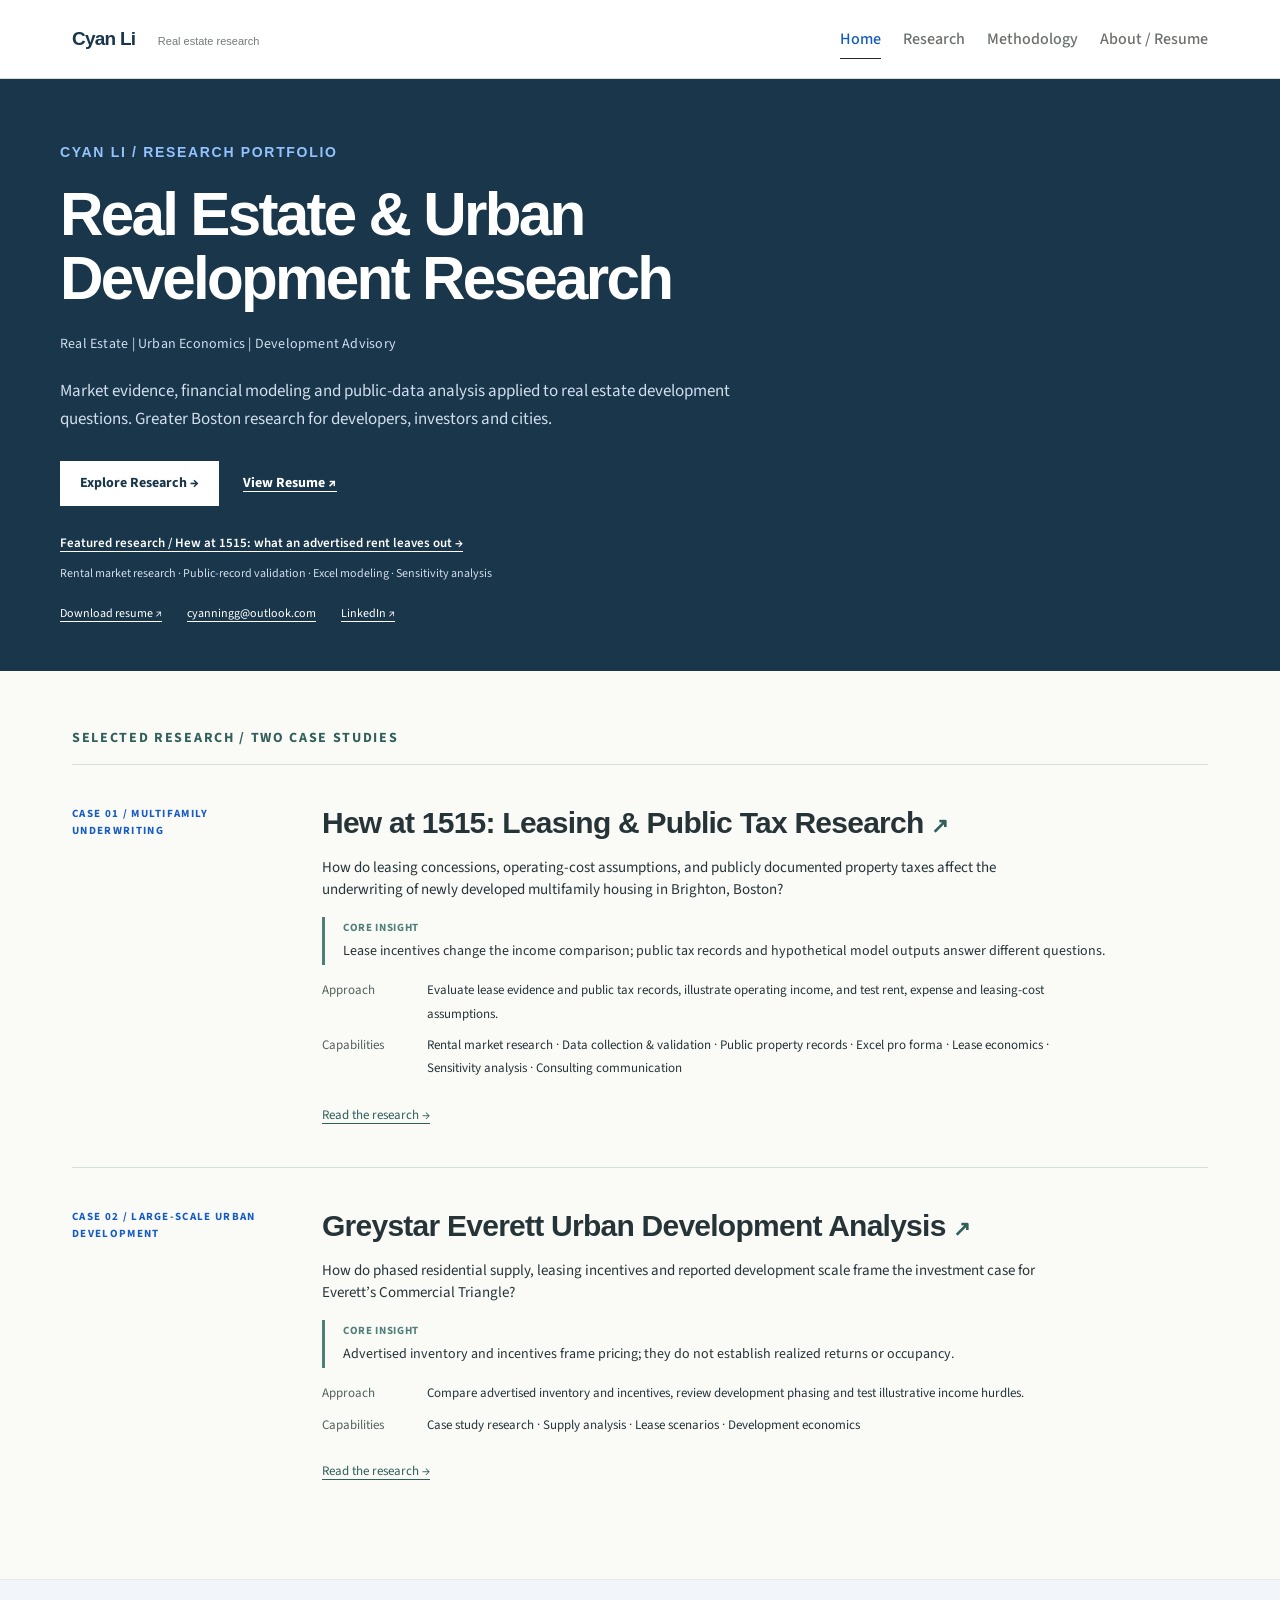
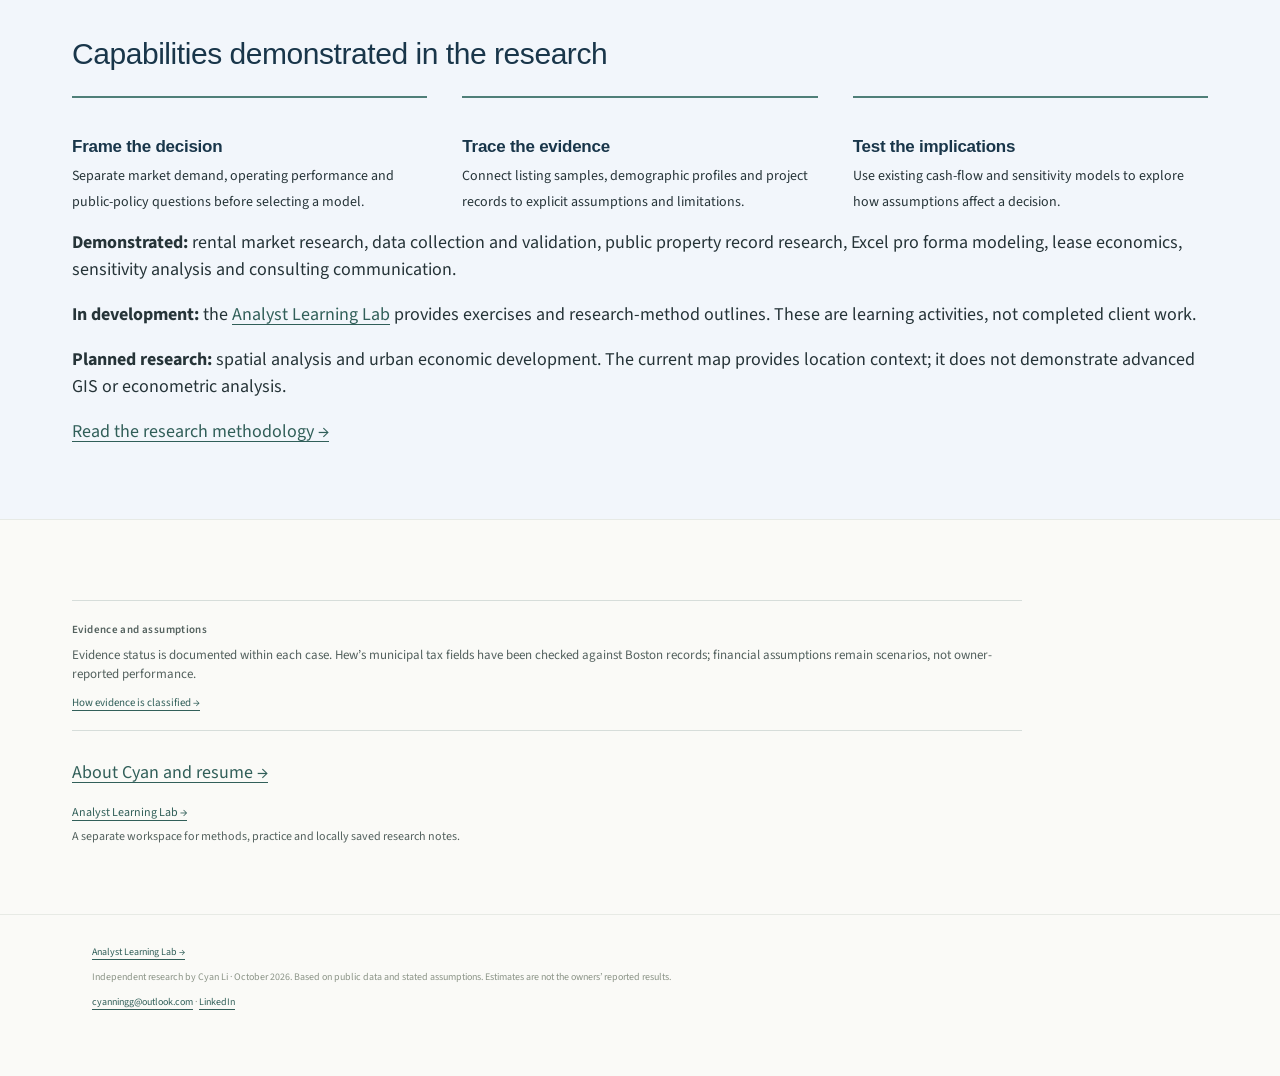
<file: index.html>
<!DOCTYPE html>
<html lang="en">
<head>
<meta charset="utf-8">
<link rel="icon" type="image/svg+xml" href="favicon.svg">
<meta property="og:title" content="Cyan Li | Real Estate &amp; Urban Development Research">
<meta property="og:description" content="Market evidence, financial modeling and public-data analysis. Explore the Hew and Everett research studies.">
<meta property="og:type" content="website">
<meta property="og:url" content="https://cyanninggg.github.io/real-estate-research/">
<meta property="og:image" content="https://cyanninggg.github.io/real-estate-research/social-preview.png">
<meta name="twitter:card" content="summary_large_image">
<meta name="viewport" content="width=device-width, initial-scale=1, viewport-fit=cover">
<title>Cyan Li | Real Estate Research</title><meta name="description" content="Cyan Li: real estate development and asset analysis. Boston multifamily research, operating models, lease economics and development feasibility.">
<style>

:root{
  --bg:#EEF1F0; --panel:#FFFFFF; --ink:#1C2730; --muted:#5C6770; --line:#D2D8DB;
  --granite:#8A9399; --green:#00733A; --green-soft:#D9EEE2; --warn:#9A5B00; --bar-list:#B9C2C7; --bar-tenant:#4F7A92; --bar-owner:#00733A;
  color-scheme: light;
  box-sizing:border-box;
  padding-top:env(safe-area-inset-top,0px);
  padding-bottom:env(safe-area-inset-bottom,0px);
}
@media (prefers-color-scheme: dark){
  :root:not([data-theme="light"]){
    --bg:#141A1E; --panel:#1C242A; --ink:#E4E9EB; --muted:#9AA6AD; --line:#2F3A41;
    --granite:#6E7A81; --green:#3FB37A; --green-soft:#183A2A; --warn:#E0A44A; --bar-list:#4A565D; --bar-tenant:#6FA3BF; --bar-owner:#3FB37A;
    color-scheme: dark;
  }
}
:root[data-theme="dark"]{
  --bg:#141A1E; --panel:#1C242A; --ink:#E4E9EB; --muted:#9AA6AD; --line:#2F3A41;
  --granite:#6E7A81; --green:#3FB37A; --green-soft:#183A2A; --warn:#E0A44A; --bar-list:#4A565D; --bar-tenant:#6FA3BF; --bar-owner:#3FB37A;
  color-scheme: dark;
}
html{scroll-padding-top:env(safe-area-inset-top,0px);}
*,*::before,*::after{box-sizing:inherit;}
body{margin:0;background:var(--bg);color:var(--ink);font-family:"Public Sans",system-ui,-apple-system,"Segoe UI",Arial,sans-serif;font-size:17px;line-height:1.6;font-variant-numeric:tabular-nums;}
a{color:var(--green);text-underline-offset:2px;}
a:focus-visible,input:focus-visible,button:focus-visible{outline:3px solid var(--green);outline-offset:2px;border-radius:2px;}
.wrap{max-width:1080px;margin:0 auto;padding:0 24px;}
.prose{max-width:690px;}
h1,h2,h3{font-family:"Newsreader",Georgia,"Times New Roman",serif;font-weight:500;line-height:1.15;margin:0;}
h2{font-size:clamp(1.7rem,3.2vw,2.3rem);margin-bottom:.6em;}
h3{font-size:1.25rem;margin:1.6em 0 .4em;}
p{margin:0 0 1em;}
.muted{color:var(--muted);}
.small{font-size:.86rem;}

/* Hero */
.hero{padding:56px 0 40px;border-bottom:1px solid var(--line);}
.hero-grid{display:grid;grid-template-columns:minmax(0,1.1fr) minmax(0,.9fr);gap:48px;align-items:end;}
.hero h1{font-size:clamp(2.3rem,5.4vw,4rem);letter-spacing:-.01em;}
.hero .dek{font-size:1.1rem;color:var(--muted);margin-top:18px;max-width:560px;}
.byline{margin-top:22px;font-size:.92rem;color:var(--muted);}
.readout{background:var(--panel);border:1px solid var(--line);border-left:6px solid var(--green);padding:26px 26px 22px;}
.readout .label{font-size:.95rem;color:var(--muted);}
.readout .value{font-family:"Newsreader",Georgia,serif;font-size:clamp(3rem,7vw,4.6rem);line-height:1;margin:6px 0 4px;}
.readout .sub{font-size:.95rem;color:var(--muted);}
.ctrl{margin-top:18px;}
.ctrl label{display:flex;justify-content:space-between;font-size:.92rem;font-weight:500;}
.ctrl output{font-weight:600;color:var(--green);}
input[type=range]{width:100%;accent-color:var(--green);margin:6px 0 0;}

/* Sections */
section{padding:56px 0;border-bottom:1px solid var(--line);}
.findings{display:grid;grid-template-columns:repeat(3,minmax(0,1fr));gap:28px;margin-top:8px;}
.finding .big{font-family:"Newsreader",Georgia,serif;font-size:2.1rem;line-height:1.1;color:var(--green);}
.finding p{margin-top:8px;font-size:.98rem;}

.table-scroll{overflow-x:auto;margin:16px 0 8px;}
table{border-collapse:collapse;width:100%;font-size:.94rem;}
th,td{text-align:left;padding:9px 12px;border-bottom:1px solid var(--line);vertical-align:top;}
th{font-weight:600;color:var(--muted);font-size:.86rem;}
td.num,th.num{text-align:right;white-space:nowrap;}
tr.total td{font-weight:700;border-top:2px solid var(--ink);}
tr.sub td{font-weight:600;}
td .note{display:block;font-size:.8rem;color:var(--muted);}
.facts td:first-child{color:var(--muted);width:38%;}

.chart{margin:20px 0 6px;}
.legend{display:flex;flex-wrap:wrap;gap:18px;font-size:.86rem;color:var(--muted);margin-top:6px;}
.legend span::before{content:"";display:inline-block;width:12px;height:12px;margin-right:6px;vertical-align:-1px;background:var(--c);}

.callout{background:var(--green-soft);padding:18px 22px;margin:20px 0;max-width:690px;}
.callout p:last-child{margin-bottom:0;}

/* Model */
.model-grid{display:grid;grid-template-columns:minmax(0,340px) minmax(0,1fr);gap:40px;align-items:start;}
.inputs{background:var(--panel);border:1px solid var(--line);padding:20px 22px;position:sticky;top:calc(16px + env(safe-area-inset-top,0px));}
.inputs h3{margin-top:0;}
.inputs .ctrl{margin-top:14px;}
.inputs .hint{font-size:.78rem;color:var(--muted);margin-top:2px;}
.reset{margin-top:18px;font:inherit;font-size:.9rem;background:transparent;color:var(--green);border:1px solid var(--green);padding:6px 14px;cursor:pointer;}
.kpis{display:grid;grid-template-columns:repeat(3,minmax(0,1fr));gap:1px;background:var(--line);border:1px solid var(--line);margin-bottom:20px;}
.kpi{background:var(--panel);padding:14px 16px;}
.kpi .k{font-size:.82rem;color:var(--muted);}
.kpi .v{font-family:"Newsreader",Georgia,serif;font-size:1.7rem;line-height:1.2;}
.sens td.num{font-size:.88rem;}
.sens td.base{background:var(--green-soft);font-weight:700;}
.sens th.corner{font-weight:500;}
.pos{color:var(--green);font-weight:600;}
.neg{color:var(--warn);font-weight:600;}

.risks{display:grid;grid-template-columns:repeat(2,minmax(0,1fr));gap:28px;}
.risks h3{margin-top:0;}
ul.plain{padding-left:1.1em;margin:0;}
ul.plain li{margin-bottom:.5em;}
.sources li{margin-bottom:.45em;font-size:.9rem;}
footer{padding:36px 0 56px;font-size:.86rem;color:var(--muted);}

@media (max-width:860px){
  .hero-grid,.model-grid,.risks{grid-template-columns:1fr;gap:28px;}
  .findings{grid-template-columns:1fr;gap:22px;}
  .inputs{position:static;}
  .kpis{grid-template-columns:repeat(2,minmax(0,1fr));}
}
@media (prefers-reduced-motion:no-preference){
  .readout .value{transition:color .2s;}
}

/* Site chrome */
.topbar{position:sticky;top:0;z-index:20;background:var(--panel);border-bottom:1px solid var(--line);padding-top:env(safe-area-inset-top,0px);}
body::before{content:"";position:fixed;inset:0 0 auto;height:env(safe-area-inset-top,0px);z-index:30;background:var(--panel);}
.topbar .wrap{display:flex;align-items:center;gap:24px;min-height:60px;}
.brand{font-family:"Newsreader",Georgia,serif;font-size:1.2rem;font-weight:600;color:var(--ink);text-decoration:none;white-space:nowrap;}
.nav{display:flex;gap:4px;overflow-x:auto;scrollbar-width:none;margin-left:auto;}
.nav::-webkit-scrollbar{display:none;}
.nav a{color:var(--muted);text-decoration:none;padding:8px 12px;font-size:.93rem;font-weight:500;white-space:nowrap;border-radius:4px;}
.nav a:hover{color:var(--ink);background:var(--bg);}
.nav a.on{color:var(--green);background:var(--green-soft);}
.crumbs{font-size:.9rem;color:var(--muted);padding-top:28px;}
.crumbs a{color:var(--muted);}
.bhead{padding:12px 0 0;}
.bhead h1{font-size:clamp(2.1rem,4.6vw,3.4rem);}
.bhead .meta{color:var(--muted);margin-top:10px;}
.status{display:inline-block;font-size:.8rem;font-weight:600;padding:3px 10px;border-radius:999px;background:var(--green-soft);color:var(--green);margin-left:10px;vertical-align:middle;}
.status.wip{background:var(--bg);color:var(--warn);border:1px solid var(--line);}
.tabs{display:flex;gap:2px;border-bottom:1px solid var(--line);margin-top:28px;overflow-x:auto;scrollbar-width:none;}
.tabs::-webkit-scrollbar{display:none;}
.tabs a{padding:12px 16px;color:var(--muted);text-decoration:none;font-weight:500;font-size:.95rem;white-space:nowrap;border-bottom:3px solid transparent;margin-bottom:-1px;}
.tabs a:hover{color:var(--ink);}
.tabs a.on{color:var(--ink);border-bottom-color:var(--green);}
.page section:first-child{padding-top:36px;}
.cards{display:grid;grid-template-columns:repeat(3,minmax(0,1fr));gap:20px;margin-top:20px;}
.card{display:block;background:var(--panel);border:1px solid var(--line);padding:22px;text-decoration:none;color:var(--ink);transition:border-color .15s;}
.card:hover{border-color:var(--green);}
.card h3{margin:0 0 4px;font-size:1.45rem;}
.card .where{color:var(--muted);font-size:.9rem;}
.card dl{display:grid;grid-template-columns:auto 1fr;gap:6px 14px;margin:16px 0 0;font-size:.92rem;}
.card dt{color:var(--muted);}
.card dd{margin:0;text-align:right;font-weight:600;}
.card .go{margin-top:16px;color:var(--green);font-weight:600;font-size:.92rem;}
.card.soon{border-style:dashed;background:transparent;}
.stats{display:grid;grid-template-columns:repeat(4,minmax(0,1fr));gap:1px;background:var(--line);border:1px solid var(--line);margin-top:28px;}
.stat{background:var(--panel);padding:16px 18px;}
.stat .v{font-family:"Newsreader",Georgia,serif;font-size:2rem;line-height:1.1;}
.stat .k{font-size:.85rem;color:var(--muted);margin-top:4px;}
.gap{border:1px dashed var(--line);padding:18px 22px;margin:18px 0;max-width:690px;}
.gap h3{margin-top:0;font-size:1.05rem;font-family:"Public Sans",system-ui,sans-serif;font-weight:600;}
@media (max-width:860px){
  .cards{grid-template-columns:1fr;}
  .stats{grid-template-columns:repeat(2,minmax(0,1fr));}
  .topbar .wrap{gap:12px;}
  .brand{font-size:1.05rem;}
}

:root,:root[data-theme="dark"]{--bg:#fafaf7;--panel:#fff;--ink:#202e2b;--muted:#6c756f;--line:#dce1d9;--green:#285d47;--green-soft:#edf2e9;color-scheme:light}
body{font-size:15px} .wrap{max-width:1180px;padding:0 34px} .hero{padding:78px 0 64px}.hero-grid{gap:68px;align-items:center}.hero h1{font-size:clamp(3rem,5.3vw,4.7rem);letter-spacing:-.035em;line-height:1.02}.hero .dek{font-size:1.05rem;line-height:1.75;margin-top:24px}.eyebrow{font:600 10px/1.5 "Public Sans",sans-serif;letter-spacing:.17em;color:var(--green);margin-bottom:20px}.brand-sub{font:400 12px "Public Sans",sans-serif;color:var(--muted);margin-left:10px}.topbar .wrap{min-height:76px}.nav a{font-size:12px}.hero-actions{display:flex;gap:22px;align-items:center;flex-wrap:wrap;margin-top:28px}.hero-actions a{font-size:12px;text-decoration:none}.primary{display:inline-flex;gap:24px;background:var(--green);color:#fff;padding:13px 18px}.readout{border:1px solid var(--line);border-top:3px solid var(--green);padding:32px;background:#f1f4ec}.readout .label{font-size:10px;letter-spacing:.1em}.readout .value{font-size:5rem;margin:24px 0 12px}.readout .sub{font-size:13px;line-height:1.8}.readout .ctrl a{font-size:12px}section{padding:56px 0}h2{font-size:2rem;letter-spacing:-.02em}.stats{border-left:0;border-right:0;background:transparent;gap:24px}.stat{background:transparent;padding:22px 0}.stat .v{font-size:2.1rem}.stat .k{font-size:11px;max-width:180px;line-height:1.6}.cards{gap:22px;margin-top:26px}.card{box-shadow:none!important;border-radius:0;padding:25px;background:var(--panel);transition:border-color .2s}.card:hover{border-color:var(--green)}.card h3{font-size:1.5rem}.card .where{font-size:11px}.card dl{font-size:12px}.card .go{font-size:11px;text-transform:uppercase;letter-spacing:.08em}.step{font-size:10px;letter-spacing:.12em;color:var(--green);margin-top:20px}.finding h3{margin-top:14px;font-size:1.35rem}.finding p{font-size:13px;line-height:1.8}.callout{font-size:13px}.byline{font-size:12px!important;line-height:1.8}.inputs{top:92px}.table-scroll table{min-width:640px}.kpis .v{font-size:1.6rem}footer{font-size:11px}.prose{max-width:740px}.skip{position:absolute;top:-100px}.skip:focus{top:4px;z-index:100;background:white;padding:10px}
@media(max-width:860px){.hero{padding:42px 0}.hero-grid{gap:30px}.topbar .wrap{flex-wrap:wrap;gap:4px;padding-top:13px;padding-bottom:9px}.nav{margin-left:0;width:100%}.nav a{padding:8px}.wrap{padding-left:22px;padding-right:22px}.brand-sub{font-size:10px}.readout .value{font-size:4rem}.stats{gap:14px}.inputs{position:static}.hero-actions{gap:18px}h2{font-size:1.8rem}}

/* Quiet research-note typography */
body{font-family:Arial,Helvetica,sans-serif;font-size:15px;line-height:1.65;background:#fff;color:#242a27}
h1,h2,h3,.brand,.readout .value,.stat .v,.finding .big,.kpi .v{font-family:Arial,Helvetica,sans-serif;font-weight:600;letter-spacing:-.025em}
.hero h1{font-size:clamp(2rem,3.8vw,3.1rem);line-height:1.16;max-width:680px}.hero{padding:52px 0 46px}.hero-grid{grid-template-columns:minmax(0,1.25fr) minmax(0,.75fr);gap:48px}.hero .dek{font-size:16px;line-height:1.7}.readout{background:#f7f8f5;border:1px solid var(--line);padding:26px}.readout .value{font-size:3.3rem;margin:16px 0 12px;font-weight:500}.readout .label{letter-spacing:.025em;font-size:11px}.eyebrow{font-family:Arial,Helvetica,sans-serif;letter-spacing:.08em;font-weight:400;font-size:10px;color:#747d77}h2{font-size:1.65rem}h3{font-size:1.15rem}.stat .v{font-size:1.8rem;font-weight:500}.brand{font-size:17px}.brand-sub{font-family:Arial,Helvetica,sans-serif}.card h3{font-size:1.2rem}.card.soon{border-style:solid;background:#fafbf8}.hero-actions .primary{background:transparent;color:var(--green);border:1px solid #bdc9c0;padding:10px 14px}.hero-actions{gap:18px}.kpi .v{font-size:1.45rem}.topbar .wrap{min-height:65px}section{padding:44px 0}.finding .big{font-size:1.9rem}.bhead h1{font-size:2rem}
@media(max-width:860px){.hero-grid{grid-template-columns:1fr;gap:24px}.hero h1{font-size:2rem}.hero{padding-top:32px}.readout .value{font-size:2.8rem}.topbar .wrap{padding-top:12px;padding-bottom:8px}}

/* Consistent research layout and clear navigation */
:root{--content-width:1160px;--accent:#285d47;--soft:#f4f6f2}
.wrap{width:100%;max-width:var(--content-width);padding:0 32px;margin-left:auto;margin-right:auto}.prose{max-width:var(--content-width)}.wrap.prose{max-width:var(--content-width)}.wrap.prose>p,.wrap.prose>ul{max-width:820px}.hero{padding:44px 0}.hero-grid{gap:40px;align-items:center}.hero h1{font-size:clamp(2rem,3.2vw,2.9rem)}.hero .dek{max-width:650px}.hero-actions{gap:12px}.primary,.secondary{display:inline-flex;align-items:center;justify-content:center;gap:10px;min-height:44px;padding:11px 17px;font:600 13px/1.4 Arial,Helvetica,sans-serif;text-decoration:none;border:1px solid var(--green);border-radius:5px;cursor:pointer}.primary,.hero-actions .primary{background:var(--green);color:#fff;border-color:var(--green)}.secondary{background:#fff;color:var(--green)}.primary:hover{background:#1d4735;color:#fff}.secondary:hover{background:#edf3ed;color:#173d2c}.primary:focus-visible,.secondary:focus-visible,.tabs a:focus-visible{outline:3px solid #8bb79d;outline-offset:3px}.readout{background:#f4f6f2}.readout .ctrl{margin-top:20px}.readout .ctrl a{font-size:13px}.nav{gap:6px}.nav a{border:1px solid transparent;border-radius:5px;padding:9px 12px}.nav a.on{background:#e9f0e8;border-color:#c5d3c6}.case-head{padding-top:24px}.crumbs{padding-top:0;display:flex;gap:7px;font-size:12px}.bhead{padding-top:20px}.bhead .eyebrow{margin:0 0 9px}.bhead h1{font-size:clamp(1.8rem,3vw,2.5rem);margin-bottom:12px}.bhead .meta{font-size:13px;max-width:840px;margin:0}.nav-help{font-size:12px;color:var(--muted);margin:24px 0 8px}.tabs{display:grid;grid-template-columns:repeat(5,minmax(0,1fr));gap:8px;border:0;overflow:visible;margin:0 0 8px}.tabs a{display:flex;align-items:center;gap:9px;min-height:58px;padding:12px;background:#fff;border:1px solid #ccd5cc;border-radius:5px;margin:0;color:#38483f;font-size:12px;white-space:normal;line-height:1.35;font-weight:600;box-shadow:0 1px 2px #00000005}.tabs a:hover{background:#f0f5ef;border-color:var(--green)}.tabs a.on{background:var(--green);border-color:var(--green);color:#fff}.tab-num{font-size:10px;opacity:.7}.tab-arrow{margin-left:auto;font-size:16px}.status{display:none}.result-intro{padding:34px 0 30px;background:#f5f7f3;border-top:1px solid var(--line);margin-top:24px}.section-kicker{font-size:10px;letter-spacing:.12em;font-weight:600;color:var(--green);margin-bottom:14px}.research-question{font-size:13px;color:#59685e;max-width:850px;margin-bottom:9px}.result-intro h2{font-size:clamp(1.6rem,2.6vw,2.2rem);max-width:900px;line-height:1.2;margin-bottom:16px}.result-meaning{max-width:850px;font-size:15px;line-height:1.75;margin-bottom:24px}.result-metrics{display:grid;grid-template-columns:repeat(3,minmax(0,1fr));gap:24px;padding:20px 0;border-top:1px solid #d7dfd3;border-bottom:1px solid #d7dfd3}.metric-label{display:block;color:var(--muted);font-size:11px;margin-bottom:9px}.result-metrics strong{display:block;font-size:clamp(1.2rem,2.5vw,1.8rem);font-weight:500;line-height:1.2;letter-spacing:-.02em}.basis-note{font-size:11px;line-height:1.7;color:var(--muted);max-width:900px;margin:16px 0}.result-intro .primary{margin-top:4px}section{padding:38px 0}.page section:first-child{padding-top:34px}.finding-grid{display:grid;grid-template-columns:repeat(auto-fit,minmax(240px,1fr));gap:20px}.finding-grid article{border:1px solid var(--line);border-radius:5px;padding:24px;display:flex;flex-direction:column;align-items:flex-start;background:white}.finding-grid h3{margin:0 0 13px;font-size:1.1rem;line-height:1.35}.finding-grid p{font-size:13px;line-height:1.75;flex:1}.finding-grid .secondary{margin-top:7px;width:100%;font-size:12px}.card{display:flex;flex-direction:column;border-radius:5px;padding:25px}.card .go{display:flex;justify-content:space-between;margin-top:24px;background:var(--green);color:white;padding:12px 14px;border-radius:4px;text-transform:none;font-size:13px;letter-spacing:0}.card dl{flex:1}.card:hover{box-shadow:0 3px 12px #1b462313!important}.callout{max-width:none;margin-left:0;margin-right:0}.model-grid{gap:28px;grid-template-columns:minmax(0,300px) minmax(0,1fr)}.inputs{border-radius:5px;top:85px}.table-scroll{width:100%}.table-scroll table{min-width:600px}th,td{padding:11px 12px}h2{margin-bottom:20px}.next-step{background:#f8f9f6}.next-step .wrap{display:flex;justify-content:space-between;gap:16px;flex-wrap:wrap}#lease-calculator{scroll-margin-top:90px}.home-results{margin-bottom:40px}.home-results>h2{margin-bottom:22px}.home-results .finding-grid{grid-template-columns:1fr 1fr}.kpis{border-radius:4px;overflow:hidden}.reset{border-radius:4px;min-height:40px}footer .wrap{max-width:var(--content-width)}
@media(max-width:860px){.wrap{padding-left:22px;padding-right:22px}.tabs{grid-template-columns:repeat(2,minmax(0,1fr))}.tabs a:last-child{grid-column:1/-1}.tabs a{min-height:48px}.hero-grid,.model-grid{grid-template-columns:1fr}.hero-actions a{width:100%}.result-intro{margin-top:18px;padding-top:26px}.result-metrics{gap:12px}.result-metrics strong{font-size:1.2rem}.home-results .finding-grid{grid-template-columns:1fr}.nav a{font-size:11px;padding:8px}.inputs{position:static}.bhead .meta{line-height:1.7}.next-step .primary,.next-step .secondary{width:100%}.topbar .wrap{min-height:70px}.nav{width:100%}}
@media(max-width:460px){.result-metrics{grid-template-columns:1fr;gap:16px}.result-metrics>div{display:flex;justify-content:space-between;gap:15px;align-items:baseline}.metric-label{margin:0}.result-metrics strong{text-align:right;font-size:1.25rem}.tabs{gap:7px}.tab-num{font-size:9px}}
.model-grid > *{min-width:0}.inputs{width:100%;min-width:0}.table-scroll{max-width:100%}@media(max-width:860px){.model-grid{grid-template-columns:minmax(0,1fr)}}

/* Editorial research style: type, spacing and rules instead of boxes. */
:root{--bg:#fff;--panel:#fff;--ink:#202624;--muted:#69706c;--line:#dfe3df;--green:#294b3d;--green-soft:#f8f9f6}
body{font-family:Arial,Helvetica,sans-serif;font-size:15px;line-height:1.7;color:var(--ink)}
.wrap{max-width:1160px;padding:0 36px}.topbar{position:relative;background:#fff}.topbar .wrap{min-height:78px}.brand{font-size:19px;letter-spacing:-.04em}.brand-sub{font-size:11px;color:#737b75;letter-spacing:0;font-weight:400;margin-left:18px}.nav{gap:22px}.nav a{padding:7px 0;border:0;border-bottom:1px solid transparent;border-radius:0;font-size:12px;background:transparent!important;color:#69716b}.nav a.on{color:#202624;border-color:#202624}.nav a:hover{border-bottom-color:#8b9790;color:#202624}
.hero{padding:70px 0 54px}.hero-grid{grid-template-columns:minmax(0,1.45fr) minmax(0,.65fr);gap:74px;align-items:end}.hero h1{font-size:clamp(2.5rem,4.1vw,3.7rem);font-weight:500;line-height:1.09;letter-spacing:-.055em;max-width:740px}.hero .dek{font-size:15px;line-height:1.85;margin-top:27px;max-width:620px}.eyebrow,.section-kicker{font-size:10px;font-weight:400;letter-spacing:.12em;color:#717a73}.hero .eyebrow{margin-bottom:24px}.byline{font-size:11px!important;color:#737b75}.hero-actions{gap:26px;margin-top:28px}.primary,.secondary,.hero-actions .primary{display:inline-flex;justify-content:flex-start;align-items:center;min-height:40px;padding:6px 0;background:none!important;color:#294b3d;border:0;border-bottom:1px solid #80978a;border-radius:0;font:500 13px/1.5 Arial,Helvetica,sans-serif;text-decoration:none;box-shadow:none;cursor:pointer;width:auto}.primary:hover,.secondary:hover{color:#111f17;border-bottom-color:#111f17;background:none}.primary:focus-visible,.secondary:focus-visible{outline:2px solid #668a74;outline-offset:5px}.readout{padding:22px 0 0;border:0;border-top:1px solid #adb9ae;background:none}.readout .label{font-size:9px;letter-spacing:.1em;color:#717a73}.readout .value{font-size:3.8rem;letter-spacing:-.06em;font-weight:400;margin:18px 0 10px}.readout .sub{font-size:12px;line-height:1.8}.readout .ctrl{margin-top:20px}
.case-head{padding-top:30px}.crumbs{font-size:11px;color:#777e78}.crumbs a{text-decoration:none;border-bottom:1px solid #b9c1b9}.bhead{padding-top:38px}.bhead .eyebrow{margin-bottom:17px}.bhead h1{font-size:clamp(3rem,6vw,5rem);font-weight:500;letter-spacing:-.06em;line-height:1.02;margin-bottom:22px}.bhead .meta{font-size:13px;line-height:1.8;color:#727a74;max-width:760px}.nav-help{margin-top:35px;margin-bottom:8px;text-transform:uppercase;font-size:9px;letter-spacing:.12em;color:#8b928c}.tabs{display:flex;gap:30px;border-bottom:1px solid #d8ded8;overflow-x:auto;scrollbar-width:thin;margin-bottom:0}.tabs a{display:flex;flex:none;align-items:baseline;gap:8px;min-height:49px;padding:12px 0 14px;background:none!important;border:0;border-bottom:2px solid transparent;border-radius:0;box-shadow:none;color:#737b74;font-size:13px;font-weight:400;white-space:nowrap;margin-bottom:-1px}.tabs a.on{color:#182c20;font-weight:600;border-bottom-color:#294b3d}.tabs a:hover{border-bottom-color:#8fa594;color:#294b3d;background:none}.tab-num{font-size:9px;color:#9aa29a;opacity:1;font-weight:400}.tabs a.on .tab-num{color:#496b56}.tab-arrow{font-size:13px;margin-left:2px;opacity:.55}
.result-intro{background:#fff;border:0;padding:42px 0 35px;margin-top:0}.result-intro .section-kicker{margin-bottom:18px}.research-question{font-size:12px;line-height:1.65;color:#798079;margin-bottom:10px;max-width:790px}.result-intro h2{font-size:clamp(1.65rem,2.5vw,2.25rem);font-weight:500;line-height:1.25;letter-spacing:-.035em;max-width:860px;margin-bottom:21px}.result-meaning{font-size:14px;line-height:1.85;max-width:800px;margin-bottom:28px;color:#535e55}.result-metrics{padding:24px 0;gap:32px;background:none;border-top:1px solid #e1e5df;border-bottom:1px solid #e1e5df}.result-metrics strong{font-weight:400;letter-spacing:-.035em;font-size:2rem}.metric-label{font-size:10px;color:#858c85;margin-bottom:10px}.basis-note{font-size:10px;color:#848c84;max-width:850px;margin-top:16px;line-height:1.8}.result-intro .primary{margin-top:8px}
section{padding:40px 0;border-bottom:1px solid #e7eae5}h2{font-size:1.65rem;font-weight:500;letter-spacing:-.035em;margin-bottom:24px}h3{font-weight:500;letter-spacing:-.02em}.home-results{margin-bottom:48px}.home-results>h2{font-size:1.9rem;margin-bottom:30px}.finding-grid{gap:34px}.finding-grid article{display:block;position:relative;padding:22px 0 0;border:0;border-top:1px solid #bbc6bb;border-radius:0;box-shadow:none;background:none}.finding-grid h3{font-size:1.18rem;line-height:1.5;max-width:420px;margin-bottom:13px;font-weight:500}.finding-grid p{font-size:13px;line-height:1.9;max-width:470px;margin-bottom:22px;color:#657066}.finding-grid .secondary{width:auto;min-height:30px;padding:5px 0;font-size:12px}.finding-grid .section-kicker{margin-bottom:16px}.home-results .finding-grid{gap:48px}.cards{gap:48px}.card{display:block;padding:24px 0 0;border:0;border-top:1px solid #bfc9bd;border-radius:0;background:none!important;box-shadow:none!important}.card:hover{border-top-color:#294b3d;box-shadow:none!important}.card h3{font-size:1.7rem;font-weight:500;letter-spacing:-.035em}.card .where{font-size:11px;line-height:1.8;color:#8a9188;margin-top:7px}.card dl{font-size:12px;gap:8px 25px;margin-top:23px}.card dt{font-weight:400;color:#8a9188}.card dd{font-weight:400}.card .go{display:inline-flex;gap:24px;justify-content:flex-start;margin-top:25px;padding:5px 0;background:none;color:#294b3d;border:0;border-bottom:1px solid #9bac9a;border-radius:0;font-size:12px;font-weight:500}.callout{padding:18px 0 18px 20px;background:none;border-left:2px solid #9bab97;border-radius:0}.inputs{padding:20px 0;border:0;border-top:1px solid #b6c2b3;border-radius:0;background:none;top:20px}.inputs h3{font-size:1.2rem}.inputs .ctrl label{font-size:12px}.reset{padding:6px 0;min-height:34px;border:0;border-bottom:1px solid #94a28e;border-radius:0;font-size:12px}.reset+ .reset{margin-left:18px}.kpis{border:0;border-top:1px solid #cbd4c7;border-bottom:1px solid #cbd4c7;gap:0;border-radius:0;background:none}.kpi{padding:16px 14px 16px 0;background:none}.kpi .k{font-size:10px}.kpi .v{font-size:1.65rem;font-weight:400}.gap{border:0;border-left:2px solid #a9b7a4;padding:8px 0 8px 20px;border-radius:0;background:none}.table-scroll{border:0}th{font-size:10px;font-weight:500;color:#7a8378}td{font-size:12px}th,td{padding:12px 10px;border-color:#e3e8df}tr.total td{border-top:1px solid #60705a}.next-step{background:none}.next-step .wrap{padding-top:3px;padding-bottom:3px}.next-step .primary,.next-step .secondary{width:auto}footer{padding-top:30px;color:#8b9487;font-size:10px}.result-intro .wrap,.case-head,.next-step .wrap{max-width:1160px}.status{display:none!important}
@media(max-width:860px){.wrap{padding-left:24px;padding-right:24px}.topbar .wrap{min-height:82px}.brand{font-size:18px}.brand-sub{font-size:10px;margin-left:12px}.nav{gap:18px}.nav a{font-size:11px;padding:7px 0}.hero{padding:40px 0}.hero-grid{grid-template-columns:minmax(0,1fr);gap:30px}.hero h1{font-size:2.5rem;max-width:640px}.hero .dek{font-size:14px}.hero-actions{gap:22px}.hero-actions a{width:auto}.readout{max-width:none}.readout .value{font-size:3.4rem}.bhead{padding-top:30px}.bhead h1{font-size:3.2rem}.bhead .meta{font-size:12px}.case-head{padding-top:23px}.tabs{display:flex;gap:25px;overflow-x:auto;scrollbar-width:thin}.tabs a,.tabs a:last-child{min-height:48px;grid-column:auto;font-size:12px}.tab-arrow{display:none}.nav-help{margin-top:28px}.result-intro{padding-top:30px}.result-intro h2{font-size:1.7rem}.result-meaning{font-size:13px}.result-metrics{gap:16px}.result-metrics strong{font-size:1.5rem}.home-results .finding-grid{grid-template-columns:1fr;gap:32px}.cards{gap:34px}.finding-grid{gap:28px}.next-step .wrap{gap:24px}.next-step .primary,.next-step .secondary{width:auto}.inputs{position:static}.model-grid{grid-template-columns:minmax(0,1fr)}h2{font-size:1.5rem}.home-results>h2{font-size:1.7rem}}
@media(max-width:460px){.bhead h1{font-size:3rem}.hero h1{font-size:2.2rem}.result-metrics{grid-template-columns:1fr;gap:15px;padding:20px 0}.result-metrics>div{display:flex;align-items:baseline;justify-content:space-between;gap:12px}.result-metrics strong{font-size:1.4rem}.metric-label{margin:0}.tabs{gap:22px}.tabs a{font-size:12px}.tab-num{font-size:9px}.card h3{font-size:1.6rem}}
@media(max-width:600px){.tabs{display:grid;grid-template-columns:repeat(2,minmax(0,1fr));gap:0 20px;overflow:visible}.tabs a{min-width:0;white-space:normal;min-height:43px;padding:10px 0}.tabs a:last-child{grid-column:1/-1;justify-self:start}.nav{gap:15px}.hero-grid{gap:27px}}

/* Original text tabs with a stronger hierarchy. */
.nav-help{display:none}.tabs{display:flex;flex-wrap:wrap;gap:0 30px;overflow:visible;border-bottom:1px solid #d5dbd4;margin-top:30px}.tabs a{display:inline-flex;flex:0 0 auto;align-items:center;min-height:56px;padding:12px 0 15px;border:0;border-bottom:3px solid transparent;border-radius:0;background:transparent!important;box-shadow:none!important;font-size:16px;font-weight:500;color:#59645b;white-space:nowrap;margin-bottom:-1px}.tabs a.on{font-weight:700;color:#173d2a;border-bottom-color:#285d47}.tabs a:hover{color:#173d2a;border-bottom-color:#9fb09f}.tab-num,.tab-arrow{display:none}.tabs a:focus-visible{outline:2px solid #52795f;outline-offset:5px}.bhead h1{font-weight:600}.result-intro h2{font-weight:500}
@media(max-width:600px){.tabs{display:flex;flex-wrap:wrap;gap:0 22px;margin-top:25px}.tabs a,.tabs a:last-child{grid-column:auto;min-height:48px;font-size:14px;padding:11px 0;justify-self:auto}.bhead h1{font-size:3rem}}
</style>
<link rel="stylesheet" href="study.css">
<link rel="stylesheet" href="portfolio.css">
<link rel="stylesheet" href="hew-report.css?v=portfolio-20261027">
<link rel="stylesheet" href="lab.css">
<link rel="stylesheet" href="report-design.css?v=portfolio-20261027">
<link rel="stylesheet" href="hew-editorial.css?v=release-review-20261027">
</head>
<body><a class="skip" href="#app">Skip to content</a>
<header class="topbar">
  <div class="wrap">
    <a class="brand" href="#/">Cyan Li <span class="brand-sub">Real estate research</span></a>
    <nav class="nav" id="nav" aria-label="Main">
      <a href="#/" data-k="home">Home</a>
      <a href="#/research" data-k="research">Research</a>
      <a href="#/method" data-k="method">Methodology</a>
      <a href="#/about" data-k="about">About / Resume</a>
    </nav>
  </div>
</header>
<main id="app"></main>
<footer><div class="wrap prose"><p><a href="#/lab">Analyst Learning Lab →</a></p><p>Independent research by Cyan Li · October 2026. Based on public data and stated assumptions. Estimates are not the owners’ reported results.</p><p><a href="mailto:cyanningg@outlook.com">cyanningg@outlook.com</a> · <a href="https://www.linkedin.com/in/jingjing-cyan-li-3b8483256/" target="_blank" rel="noopener">LinkedIn</a></p></div></footer>
<script src="study.js?v=portfolio-20261027"></script>
<script src="research-components.js"></script>
<script src="reconciled-model.js?v=housing-final-20261027"></script>
<script src="research-exhibits.js?v=portfolio-20261027"></script>
<script src="hew-report.js?v=copy-polish-20261027"></script>
<script src="portfolio.js?v=contact-20261028"></script>
<script src="lab-content.js"></script>
<script src="lab.js"></script>
<script>
(function(){
"use strict";
/* ---------- helpers ---------- */
function $(id){return document.getElementById(id);}
function money(n){var neg=n<0; n=Math.abs(n); var s="$"+Math.round(n).toLocaleString("en-US"); return neg?"("+s+")":s;}
function mShort(n){ if(Math.abs(n)>=1e6) return "$"+(n/1e6).toFixed(1)+"M"; return "$"+Math.round(n/1000)+"K"; }
function kShort(n){return "$"+Math.round(n/1000)+"K";}
function sM(n){return (n<0?"\u2212":"+")+mShort(Math.abs(n));}
function pct(n,d){return (n*100).toFixed(d==null?1:d)+"%";}
function months(n){return (n%1===0?n.toFixed(0):n.toFixed(1))+(n===1?" month":" months");}
function setText(id,v){var el=$(id); if(el) el.textContent=v;}
function row(cells,numFrom,cls){var tr=document.createElement("tr"); if(cls) tr.className=cls; cells.forEach(function(v,i){var td=document.createElement("td"); td.textContent=v; if(i>=numFrom) td.className="num"; tr.appendChild(td);}); return tr;}

/* ---------- shared data ---------- */
var COMPS=[
  {k:"hew",b:"Hew at 1515",units:150,vacant:6,unit:"1B5, 677 sq ft",rent:4076,free:2,broker:1},
  {k:"harper",b:"Harper",units:260,vacant:32,unit:"A3, 651 sq ft",rent:3457,free:2.5,broker:1}
];
COMPS.forEach(function(c){c.tenant=c.rent*(12-c.free)/12; c.owner=c.rent*(12-c.free-c.broker)/12; c.occ=1-c.vacant/c.units;});

/* ---------- Hew model ---------- */
var MIX=[
  {t:"Studio",u:39,sf:465,r:3184},
  {t:"One-bedroom",u:41,sf:655,r:3950},
  {t:"One-bedroom + den",u:14,sf:830,r:4090},
  {t:"Two-bedroom",u:28,sf:960,r:4600},
  {t:"Two-bedroom + den",u:1,sf:1181,r:5200}
];
var AFF_UNITS=27, AFF_SF=600, UNITS=150, CONDO_PSF=1071;
var FIXED={internet:70, parkRate:300, petPen:0.25, pet:50, insPen:0.40, ins:14.5, misc:15000, mgmt:0.03, tax:0.012524};
var BASE={turn:35, free:2, broker:1, renew:1, vac:4, cap:5.0, opex:7180, aff:2700, park:35};
var S=Object.assign({},BASE);
var DBASE={cost:600000,spread:1.25}; var D=Object.assign({},DBASE);
var LAND=15750000*150/252;
var totalSf=MIX.reduce(function(a,m){return a+m.u*m.sf;},0)+AFF_UNITS*AFF_SF;

function model(s){
  var gprM=MIX.reduce(function(a,m){return a+m.u*m.r;},0)*12;
  var gprA=AFF_UNITS*s.aff*12, gpr=gprM+gprA, vac=gpr*s.vac/100, t=s.turn/100;
  var conc=gprM*(t*(s.free+s.broker)+(1-t)*s.renew)/12, nri=gpr-vac-conc;
  var oInternet=UNITS*FIXED.internet*12, oPark=s.park*FIXED.parkRate*12, oPet=UNITS*FIXED.petPen*FIXED.pet*12, oIns=UNITS*FIXED.insPen*FIXED.ins*12;
  var other=oInternet+oPark+oPet+oIns+FIXED.misc, egi=nri+other, opex=UNITS*s.opex, mgmt=egi*FIXED.mgmt;
  var noiPre=egi-opex-mgmt, cap=s.cap/100, value=noiPre/(cap+FIXED.tax), tax=value*FIXED.tax, noi=noiPre-tax;
  return {gprM:gprM,gprA:gprA,gpr:gpr,vac:vac,conc:conc,nri:nri,oInternet:oInternet,oPark:oPark,oPet:oPet,oIns:oIns,oMisc:FIXED.misc,other:other,egi:egi,opex:opex,mgmt:mgmt,tax:tax,noi:noi,value:value,perUnit:value/UNITS,perSf:value/totalSf,expRatio:(opex+mgmt+tax)/egi};
}
var BASER=model(BASE);

/* ---------- page templates ---------- */
function compTableHTML(){
  return '<div class="table-scroll"><table><thead><tr><th>Building</th><th class="num">Units</th><th class="num">Listing-implied occupancy</th><th>One-bedroom compared</th><th class="num">Listed rent</th><th class="num">Free rent</th><th class="num">Broker fee</th><th class="num">Renter pays</th><th class="num">Owner keeps</th></tr></thead><tbody id="compBody"></tbody></table></div>'+
  '<div class="chart" id="compChart" role="img" aria-label="Bar chart comparing listed rent, what the renter pays and what the owner keeps for Hew and Harper (October 18 historical snapshot)."></div>'+
  '<div class="legend"><span style="--c:var(--bar-list)">Listed rent</span><span style="--c:var(--bar-tenant)">Renter pays after free rent</span><span style="--c:var(--bar-owner)">Owner keeps after free rent and broker fee</span></div>';
}
function fillComps(){
  var tb=$("compBody"); if(!tb) return; tb.textContent="";
  COMPS.forEach(function(c){tb.appendChild(row([c.b,String(c.units),pct(c.occ,0),c.unit,money(c.rent),months(c.free),c.broker?months(c.broker):"None",money(c.tenant),money(c.owner)],4));
    var tds=tb.lastChild.children; tds[1].className="num"; tds[2].className="num";});
  drawChart();
}
function drawChart(){
  var host=$("compChart"); if(!host) return; host.textContent="";
  var w=Math.max(300,host.clientWidth||700), rowH=78, left=Math.min(130,w*0.28), right=70, top=6, h=top+COMPS.length*rowH, scale=(w-left-right)/4200;
  var ns="http://www.w3.org/2000/svg", svg=document.createElementNS(ns,"svg");
  svg.setAttribute("viewBox","0 0 "+w+" "+h); svg.setAttribute("width","100%"); svg.setAttribute("aria-hidden","true");
  COMPS.forEach(function(c,i){
    var y0=top+i*rowH, lbl=document.createElementNS(ns,"text");
    lbl.setAttribute("x",0); lbl.setAttribute("y",y0+36); lbl.setAttribute("fill","var(--ink)"); lbl.setAttribute("font-size","14"); lbl.setAttribute("font-weight","600"); lbl.textContent=c.b; svg.appendChild(lbl);
    [["rent","var(--bar-list)"],["tenant","var(--bar-tenant)"],["owner","var(--bar-owner)"]].forEach(function(s,j){
      var y=y0+4+j*22, bw=c[s[0]]*scale, r=document.createElementNS(ns,"rect");
      r.setAttribute("x",left); r.setAttribute("y",y); r.setAttribute("width",bw); r.setAttribute("height",16); r.setAttribute("fill",s[1]); svg.appendChild(r);
      var t=document.createElementNS(ns,"text"); t.setAttribute("x",left+bw+6); t.setAttribute("y",y+13); t.setAttribute("fill","var(--muted)"); t.setAttribute("font-size","12.5"); t.textContent=money(c[s[0]]); svg.appendChild(t);
    });
  });
  host.appendChild(svg);
}

/* ---------- HOME ---------- */
function homeHTML(){return '<div class="page"><header class="hero"><div class="wrap hero-grid"><div><div class="eyebrow">CYAN LI / DEVELOPMENT & ASSET ANALYSIS</div><h1>Real estate.<br>Development & asset analysis.</h1><p class="dek">I study how location, lease terms and development costs shape apartment returns. These Greater Boston case studies turn public market data into operating models and investment questions.</p><p class="byline">Cyan Li · Boston, MA<br>Seeking Development Analyst and Asset Management Analyst roles <a href="resume.pdf" target="_blank" rel="noopener" download>Download resume</a></p><p class="byline"><a href="mailto:cyanningg@outlook.com">cyanningg@outlook.com</a> · <a href="https://www.linkedin.com/in/jingjing-cyan-li-3b8483256/" target="_blank" rel="noopener">LinkedIn</a></p><div class="hero-actions"><a class="primary" href="#/b/hew/asset">View the operating model ↗</a><a class="secondary" href="#/b/everett/renter">Open Everett analysis →</a></div></div><div class="readout"><div class="label">HEW / BASE-CASE VALUE</div><div class="value">'+mShort(BASER.value)+'</div><div class="sub">'+kShort(BASER.perUnit)+' per apartment under the model assumptions.</div><div class="ctrl"><a class="primary" href="#/b/hew/asset">Open cash-flow model →</a></div></div></div></header><section><div class="wrap"><div class="home-results"><div class="section-kicker">RESEARCH FINDINGS</div><h2>Two cases. Two investment questions.</h2><div class="finding-grid"><article><h3>Hew: value below assumed cost</h3><p>$73.2M modeled value versus a $90M development-cost scenario. Concessions reduce annual income by about $812K.</p><a class="secondary" href="#/b/hew/overview">Read the Hew & Harper results →</a></article><article><h3>Everett: a $55M income hurdle</h3><p>A 6.25% yield on the reported $880M program requires $55M of annual NOI. Current listings test pricing, not realized returns.</p><a class="secondary" href="#/b/everett/overview">Read the Everett results →</a></article></div><p class="basis-note">Independent analysis based on public data and stated assumptions. Estimates are not owner-reported results. <a href="#/method">Method →</a></p></div><h2>Two case studies</h2><div class="cards" style="grid-template-columns:repeat(auto-fit,minmax(250px,1fr))">'+card("hew","Hew & Harper","Allston–Brighton",[["Focus","Location, rent and operating income"],["Apartments","150 at Hew; about 260 at Harper"],["Model","Hew cash flow and value"],["Comparison","Harper pricing and demand"]],"Open case study")+card("everett","Greystar · Everett Triangle","Mason · Maxwell · Jade · Anthem · Juniper",[["Focus","Leasing and development"],["Apartments","1,905 across five projects"],["Listing sample","286 advertised units"],["Model","Concessions and development scenarios"]],"Open case study")+'</div></div></section><section><div class="wrap"><h2>From asking rent to asset value</h2><div class="findings"><div><h3>1. Start with the lease</h3><p>Compare rent, free weeks and broker costs. Ask what the renter pays and what the owner keeps.</p></div><div><h3>2. Build operating income</h3><p>Allow for vacancy, fees and expenses. Show how each assumption changes net operating income.</p></div><div><h3>3. Test the cost to build</h3><p>Compare income and value with development cost. Test different costs and required returns.</p></div></div></div></section><section><div class="wrap prose"><h2>About Cyan</h2><p>I graduated in 2025 with degrees in Economics and International Relations. My background combines Boston residential leasing, economic research and financial-market data.</p><p>In leasing, I track asking rents, concessions and seasonal demand. My research work included organizing and validating data on infrastructure financing across more than 40 countries. This portfolio builds on that experience to explore property income, value and development feasibility.</p><h3>PROFESSIONAL INTERESTS</h3><p><strong>Real Estate Advisory, Urban Development &amp; Economic Development</strong></p><p>My work draws on leasing-market research, GIS, and financial modeling. I am interested in advisory work that connects market evidence with real estate and development decisions. The models here are independent work samples built from public data and stated assumptions.</p><h3>Tools and background</h3><p>Excel · QGIS · Census ACS · SQL · Python · English and Mandarin<br>B.A. Economics and B.A. International Relations</p><div class="hero-actions"><a href="https://www.linkedin.com/in/jingjing-cyan-li-3b8483256/" target="_blank" rel="noopener">LinkedIn ↗</a><a href="mailto:cyanningg@outlook.com">Email Cyan →</a></div></div></section><section><div class="wrap"><h2>Next in the study</h2><p><a href="#/study">Can a Hew-Style Building Still Pencil? A Brighton Development Feasibility Study →</a></p><p>1550 on the Charles: the 2022 sale and today’s valuation assumptions. Lyra, Fenway: development cost and lease-up.</p><a href="#/method">Sources and assumptions →</a></div></section></div>';}

function card(k,name,where,rows,status){
  return '<a class="card" href="#/b/'+k+'/overview"><h3>'+name+'</h3><div class="where">'+where+'</div><dl>'+rows.map(function(r){return "<dt>"+r[0]+"</dt><dd>"+r[1]+"</dd>";}).join("")+'</dl><div class="go">'+status+' <span aria-hidden="true">→</span></div></a>';
}

var LOCAL_COMPANION={"overview": "<section><div class=\"wrap prose\"><h2>Asset management question</h2><p>How much rent does an owner keep after vacancy, free rent and broker costs? Hew is the operating case. Harper helps test whether its rent premium is supported by location and renter demand.</p><p>Actual owner operating statements and renewal data are unavailable. The model uses disclosed assumptions and sensitivity tables rather than presenting estimates as reported performance.</p></div></section><section><div class=\"wrap\"><h2>Harper: a check on Hew\u2019s location premium</h2><p>Harper is the comparison case. In my leasing experience, its one-bedrooms can be hard to justify at the current price: students watching their budget may share a two-bedroom, while those willing to spend more may choose a home closer to campus.</p><p>Hew benefits from a broader university and medical-area renter base. That is a market observation to test, not a claim that location alone explains the rent gap.</p><div class=\"table-scroll\"><table><thead><tr><th>Property</th><th>Typical new-lease offer</th><th>Broker cost</th><th>Study role</th></tr></thead><tbody><tr><td>Hew</td><td>2 months free</td><td>1 month</td><td>Operating model</td></tr><tr><td>Harper</td><td>2.5 months free</td><td>1 month</td><td>Pricing comparison</td></tr></tbody></table></div><p class=\"small muted\">Offers can vary by unit and lease date. Harper\u2019s typical term is 12 months. Use the actual signed terms for a specific lease.</p></div></section>", "renter": "<section><div class=\"wrap\"><h2>Harper: price versus the commute</h2><div class=\"table-scroll\"><table><thead><tr><th>Plan</th><th>Area</th><th>Monthly asking rent</th></tr></thead><tbody><tr><td>Studio S1</td><td>458\u2013466 sf</td><td>$2,945\u20133,065</td></tr><tr><td>1BR A1 / A2</td><td>622\u2013629 sf</td><td>$3,330\u20133,351</td></tr><tr><td>1BR A3</td><td>621\u2013651 sf</td><td>$3,369\u20133,499</td></tr><tr><td>1BR A4</td><td>752 sf</td><td>$3,510\u20133,530</td></tr><tr><td>2BR B1</td><td>926 sf</td><td>$4,722\u20134,732</td></tr><tr><td>2BR B8</td><td>1,084 sf</td><td>$4,951</td></tr></tbody></table></div><p>Two people sharing a B1 pay about $2,361\u20132,366 each before incentives. A person renting an A1 / A2 alone pays about $964\u2013990 more. A studio offers a cheaper way to live alone. Compare that saving with the commute and the lease terms.</p><p>On a 12-month lease with 2.5 months free, renter effective rent is contract rent \u00d7 9.5 / 12. After a one-month broker fee, the owner keeps contract rent \u00d7 8.5 / 12 before other costs.</p></div></section><section><div class=\"wrap\"><h2>Harper: what the current listings suggest</h2><div class=\"table-scroll\"><table><thead><tr><th>Type</th><th>Listed</th><th>Future availability</th><th>Estimated vacant now</th><th>Estimated stock</th></tr></thead><tbody><tr><td>Studio</td><td>6</td><td>0</td><td>6</td><td>~80</td></tr><tr><td>1BR</td><td>32</td><td>2</td><td>30</td><td>~120</td></tr><tr><td>2BR</td><td>3</td><td>2</td><td>1</td><td>~50</td></tr><tr><td>Total</td><td>41</td><td>4</td><td>37</td><td>~260 overall</td></tr></tbody></table></div><p>One-bedrooms account for most listed units. Using the estimated stock, about 25% of one-bedrooms are vacant. The stock estimates add to 250, leaving about 10 units unclassified. Treat this as a working estimate, not a verified rent roll.</p><p class=\"small muted\">The update date for these 41 listings is not confirmed. Keep it separate from the October 18 comparison.</p></div></section><section><div class=\"wrap\"><h2>Harper: other income</h2><p>Parking is $300 per paid space per month; pet rent is $75 per chargeable pet. Internet, utilities and required insurance are handled separately. Storage is listed at $0. The $600 move-in payment goes toward rent and is not additional income.</p><p>Annual gross parking and pet income = paid spaces \u00d7 $300 \u00d7 12 + chargeable pets \u00d7 $75 \u00d7 12. The number of paying users is still needed.</p></div></section>", "asset": "<section><div class=\"wrap\"><h2>Use Harper to test the Hew assumptions</h2><p>Track asking rent, signed rent, free rent and time to lease by bedroom count. Check whether a lower price improves one-bedroom leasing before changing the assumed unit mix.</p><p>Harper still needs a complete unit schedule, actual occupancy, renewal terms and expenses before it can support a separate valuation model.</p></div></section>", "development": "<section><div class=\"wrap\"><h2>Harper: opening at the wrong time</h2><p>My market observation is that Harper opened August 31, 2025, after much of the student leasing season, and occupancy remained very low through March 2026. A recalled estimate of roughly 3\u20134% needs monthly records before it can be used in cash-flow calculations.</p><p>Compare the timing risk with Hew, but do not infer Harper\u2019s development return without land cost, total budget and lease-up cash flow.</p></div></section>", "compare": "<section><div class=\"wrap\"><h2>Harper: a check on Hew\u2019s location premium</h2><p>Harper is the comparison case. In my leasing experience, its one-bedrooms can be hard to justify at the current price: students watching their budget may share a two-bedroom, while those willing to spend more may choose a home closer to campus.</p><p>Hew benefits from a broader university and medical-area renter base. That is a market observation to test, not a claim that location alone explains the rent gap.</p><div class=\"table-scroll\"><table><thead><tr><th>Property</th><th>Typical new-lease offer</th><th>Broker cost</th><th>Study role</th></tr></thead><tbody><tr><td>Hew</td><td>2 months free</td><td>1 month</td><td>Operating model</td></tr><tr><td>Harper</td><td>2.5 months free</td><td>1 month</td><td>Pricing comparison</td></tr></tbody></table></div><p class=\"small muted\">Offers can vary by unit and lease date. Harper\u2019s typical term is 12 months. Use the actual signed terms for a specific lease.</p></div></section>"};
var CASE_RESULTS={"hew": {"overview": {"label": "KEY RESULTS", "question": "Does Hew\u2019s leasing income justify its value and development cost?", "result": "Income supports a value below the assumed cost to build.", "meaning": "The base case values Hew at $73.2M against a $90M cost scenario. Harper helps explain the location premium, while concessions show how much of that premium the owner keeps.", "metrics": [["Estimated value", "$73.2M"], ["Annual NOI", "$3.66M"], ["Value less assumed cost", "\u2212$16.8M"]], "basis": "Base-case estimates. $600K cost per unit, 5% cap rate; public data and stated assumptions.", "cta": ["#/b/hew/asset", "Test the operating model"]}, "renter": {"label": "LEASE PRICING", "question": "How much of Hew\u2019s asking-rent premium remains after free rent?", "result": "Hew keeps a rent premium, but pays more to win each lease.", "meaning": "In the October 18 sample, a Hew one-bedroom costs the renter about $660 more per month than Harper after free rent. Location and the commute are part of the pricing question.", "metrics": [["Hew renter effective", "$3,397 / mo"], ["Harper renter effective", "$2,737 / mo"], ["Hew owner after broker", "$3,057 / mo"]], "basis": "Historical sample: Hew $4,076 and Harper $3,457 contract rents, modeled over 12 months. Before fees and operating expenses."}, "asset": {"label": "OPERATING ANALYSIS", "question": "Which leasing cost matters most to Hew\u2019s modeled income?", "result": "Concessions cost about three times as much as vacancy.", "meaning": "Free rent, broker fees and renewal offers reduce annual rent by about $812K in the base case. Test those costs before assuming a higher asking rent will produce more NOI.", "metrics": [["Annual concession cost", "$812K", "summaryConcessions"], ["Annual vacancy loss", "$264K", "summaryVacancy"], ["Annual NOI", "$3.66M", "summaryNoi"]], "basis": "Base-case finding; the figures below show the current scenario. Change the inputs below to update the cash flow, value and sensitivity table."}, "development": {"label": "DEVELOPMENT TEST", "question": "Would the modeled income justify building Hew at $600K per unit?", "result": "The base case does not meet the development hurdle.", "meaning": "A 4.07% yield on cost is below both the 5% exit cap-rate assumption and the 6.25% target yield. The project needs more income or a lower cost to meet the target.", "metrics": [["Yield on cost", "4.07%", "summaryYoc"], ["Target yield", "6.25%", "summaryTarget"], ["Value less cost", "\u2212$16.8M", "summaryGap"]], "basis": "Live scenario, not the developer\u2019s actual budget or realized return. Cost and target spread can be changed below."}, "compare": {"label": "COMPARISON", "question": "What does Harper add to the Hew investment case?", "result": "Location can explain a premium; incentives determine what remains.", "meaning": "Hew has a higher effective rent in the sample. Harper\u2019s one-bedroom availability points to a location-and-price question, not proof that the building has too many one-bedrooms.", "metrics": [["Hew apartments", "150"], ["Harper apartments", "~260"], ["Sample renter rent gap", "~$660 / mo"]], "basis": "October 18 lease comparison plus a separate Harper availability estimate. Sample pricing does not establish building-wide performance."}}, "everett": {"overview": {"label": "KEY RESULTS", "question": "What does Greystar\u2019s Everett program reveal about development economics?", "result": "At a 6.25% yield target, $880M needs $55M of annual NOI.", "meaning": "The five-project program offers scale, but advertised rents are reduced by substantial incentives. Current listings show the pricing challenge; they do not establish whether the program achieved its target return.", "metrics": [["Reported homes", "1,905"], ["Reported program scale", "~$880M"], ["Required NOI at 6.25%", "$55M / yr"]], "basis": "Required NOI is a cost \u00d7 yield scenario. Program scale is reported, not an audited final budget.", "cta": ["#/b/everett/development", "Review the development test"]}, "renter": {"label": "LEASE PRICING", "question": "How do concessions and broker costs change the rent the owner keeps?", "result": "The same asking rent can produce very different lease income.", "meaning": "At $3,000 rent over 15 months, Anthem retains about $2,531 per month after the modeled offer and broker fee. Juniper\u2019s maximum offer retains about $2,167. This isolates incentives, not property quality.", "metrics": [["Anthem scenario owner rent", "$2,531 / mo"], ["Juniper maximum-offer scenario", "$2,167 / mo"], ["Listed units analyzed", "286"]], "basis": "Controlled 15-month scenario, not confirmed offer eligibility. Before fees, vacancy and operating expenses.", "cta": ["#lease-calculator", "Try the concession calculator"]}, "asset": {"label": "OPERATING ANALYSIS", "question": "Where should an asset manager focus within the five-building program?", "result": "Track lease income and competing supply together.", "meaning": "Juniper has 67 one-bedrooms among 118 listings. That concentration is a reason to test pricing and absorption, not a type-specific vacancy rate. Optional fees need paying-user counts before they become annual revenue.", "metrics": [["Juniper listed one-bedrooms", "67 / 118"], ["All-project listed units", "286"], ["Verified actual NOI", "Unavailable"]], "basis": "Public listing snapshot, October 17\u201319, 2026. Operating performance is not inferred from listing counts."}, "development": {"label": "DEVELOPMENT TEST", "question": "How much annual income must the reported development cost produce?", "result": "A $55M NOI target is the hurdle\u2014not a measured result.", "meaning": "At the $880M program scale, a 5% yield needs $44M annually; a 6.25% yield needs $55M. Use these thresholds to test whether rent, lease-up and cost assumptions are strong enough.", "metrics": [["Required NOI at 5%", "$44M / yr"], ["Required NOI at 6.25%", "$55M / yr"], ["Reported cost per home", "~$462K"]], "basis": "Illustrative yield targets. Reported cost may include retail and infrastructure; financing terms and actual NOI are incomplete."}, "compare": {"label": "COMPARISON", "question": "How does Everett differ from the Hew and Harper study?", "result": "One case tests property income; the other tests development scale.", "meaning": "Hew connects lease terms to NOI and value. Harper checks the location premium. Everett tests the income needed to support a phased development program. Cross-market rents are not treated as direct substitutes.", "metrics": [["Hew & Harper focus", "Operating income"], ["Everett focus", "Development hurdle"], ["Common test", "Rent \u2192 NOI \u2192 value"]], "basis": "Separate geographies and evidence sets. Compare the analysis method, not unadjusted rents or realized returns."}}};
/* ---------- BUILDING SHELL ---------- */
var TABS=[["overview","Results"],["renter","Lease pricing"],["asset","Operating analysis"],["development","Development test"],["compare","Comparison"]];
var BLD={
  hew:{name:"Hew & Harper",meta:"Allston–Brighton · Hew operating model, with Harper as a pricing comparison",status:"Working model"},
  harper:{name:"Harper",meta:"Rugg Rd & Braintree St, Allston · about 260 apartments · Quarterra (Lennar)",status:"In progress"},
  everett:{name:"Greystar · Everett Triangle",meta:"Five development projects · 1,905 homes · Commercial Triangle, Everett",status:"In progress"}
};
var HARPER_OCT19="<section><div class=\"wrap\"><h2>October 19 listing snapshot</h2><p>Harper website, October 19, 2026: 41 units listed, with 37 available now and 4 available later (Oct 22, Oct 28, Nov 7, Dec 5). By type: 32 one-bedrooms, 6 studios and 3 two-bedrooms.</p><div class=\"table-scroll\"><table><thead><tr><th>Plan</th><th>Area</th><th>Monthly asking rent</th></tr></thead><tbody><tr><td>Studio S1</td><td>458–466 sq ft</td><td>$2,945–3,065</td></tr><tr><td>One-bedroom A1</td><td>622 sq ft</td><td>$3,330–3,340</td></tr><tr><td>One-bedroom A2</td><td>629 sq ft</td><td>$3,351</td></tr><tr><td>One-bedroom A3</td><td>621–651 sq ft</td><td>$3,369–3,499</td></tr><tr><td>One-bedroom A4</td><td>752 sq ft</td><td>$3,510–3,530</td></tr><tr><td>Two-bedroom B1</td><td>926 sq ft</td><td>$4,722–4,732</td></tr><tr><td>Two-bedroom B8</td><td>1,084 sq ft</td><td>$4,951</td></tr></tbody></table></div><p>Residents pay electricity, gas, water and internet directly to third-party providers, so Harper charges no building internet fee. Reserved parking is $300/month; pet rent is $75/month.</p><p>One-bedrooms make up 32 of 41 listings. Listings are not a vacancy count, but the concentration points to one-bedroom pricing as the main leasing pressure.</p><p class=\"small muted\">Listed availability is not the same as actual vacancy. The October 18 Hew vs Harper comparison remains a separate historical sample.</p></div></section>";
function buildingHTML(k,tab){
 var b=BLD[k],index=TABS.findIndex(function(t){return t[0]===tab;}),next=TABS[index+1];
 var tabs=TABS.map(function(t,i){return '<a href="#/b/'+k+'/'+t[0]+'" class="'+(t[0]===tab?'on':'')+'" '+(t[0]===tab?'aria-current="page"':'')+'><span class="tab-num">0'+(i+1)+'</span><span>'+t[1]+'</span><span class="tab-arrow" aria-hidden="true">→</span></a>';}).join('');
 var body=(PAGES[k][tab]||PAGES[k].overview)();
 if(k==='hew'&&LOCAL_COMPANION[tab]&&tab!=='overview')body+=LOCAL_COMPANION[tab];
 if(k==='harper'||(k==='hew'&&tab==='renter'))body+=HARPER_OCT19;
 var end='<section class="next-step"><div class="wrap"><a class="secondary" href="#/">← All case studies</a>'+(next?'<a class="primary" href="#/b/'+k+'/'+next[0]+'">Next: '+next[1]+' →</a>':'<a class="primary" href="#/method">Sources & assumptions →</a>')+'</div></section>';
 return '<div class="page"><div class="wrap case-head"><div class="crumbs"><a href="#/">All studies</a><span> / </span>'+b.name+'</div><div class="bhead"><div class="eyebrow">CASE STUDY '+(k==='hew'?'01 / ALLSTON–BRIGHTON':'02 / EVERETT')+'</div><h1>'+b.name+'</h1><p class="meta">'+b.meta+'</p></div><p class="nav-help">Study contents</p><nav class="tabs" aria-label="Study sections">'+tabs+'</nav></div>'+resultSummary(k,tab)+body+end+'</div>';
}
function resultSummary(k,tab){
 var entry=CASE_RESULTS[k]&&CASE_RESULTS[k][tab];if(!entry)return '';
 return '<section class="result-intro"><div class="wrap"><div class="section-kicker">0'+(TABS.findIndex(function(t){return t[0]===tab;})+1)+' / '+entry.label+'</div><p class="research-question">'+entry.question+'</p><h2>'+entry.result+'</h2><p class="result-meaning">'+entry.meaning+'</p><div class="result-metrics">'+entry.metrics.map(function(m){return '<div><span class="metric-label">'+m[0]+'</span><strong'+(m[2]?' id="'+m[2]+'"':'')+'>'+m[1]+'</strong></div>';}).join('')+'</div><p class="basis-note">'+entry.basis+' <a href="#/method">View sources & assumptions →</a></p>'+(entry.cta?(entry.cta[0]==='#lease-calculator'?'<button class="primary" id="jumpCalculator" type="button">'+entry.cta[1]+' ↓</button>':'<a class="primary" href="'+entry.cta[0]+'">'+entry.cta[1]+' →</a>'):'')+'</div></section>';
}

function gapBox(title,items){return '<div class="gap"><h3>'+title+'</h3><ul class="plain">'+items.map(function(i){return "<li>"+i+"</li>";}).join("")+'</ul></div>';}
function compareSection(note){return '<section><div class="wrap"><h2>How it compares</h2><div class="prose"><p>'+note+'</p></div>'+compTableHTML()+'</div></section>';}

/* ---------- HEW PAGES ---------- */
var PAGES={hew:{},harper:{},everett:{}};
PAGES.hew.overview=function(){return "<section><div class=\"wrap\"><h2>What drives the result?</h2><div class=\"finding-grid\"><article><div class=\"section-kicker\">01 / LEASING COST</div><h3>$812K of annual incentives</h3><p>New-lease free rent, broker fees and renewal offers are a larger modeled loss than vacancy.</p><a class=\"secondary\" href=\"#/b/hew/asset\">Inspect the cash flow \u2192</a></article><article><div class=\"section-kicker\">02 / LOCATION</div><h3>A premium over Harper</h3><p>The sample Hew one-bedroom is about $660 more per month after free rent. The commute and renter pool help frame this difference.</p><a class=\"secondary\" href=\"#/b/hew/renter\">Compare lease pricing \u2192</a></article><article><div class=\"section-kicker\">03 / DEVELOPMENT</div><h3>4.07% yield on cost</h3><p>At the assumed $90M cost, modeled income falls short of the 6.25% target yield.</p><a class=\"secondary\" href=\"#/b/hew/development\">Test the development cost \u2192</a></article></div></div></section><section><div class=\"wrap\"><h2>The case in one minute</h2><p class=\"prose\">Hew is a 150-apartment building developed by The Davis Companies and managed by Greystar. Harper, at about 260 apartments, is the local pricing comparison. The model starts with rent by unit type, subtracts vacancy and leasing incentives, adds other income and deducts expenses to estimate NOI and value.</p><p class=\"prose\">The investment question is whether Hew\u2019s location premium survives the cost of maintaining occupancy\u2014and whether the resulting income supports the assumed cost to build.</p></div></section>";};
PAGES.hew.renter=function(){return ''+
 '<section><div class="wrap"><h2>What renters pay versus what owners keep</h2><div class="prose"><p>Hew lists the highest rents of the two buildings. After free rent its one-bedroom still costs a renter about $660 more a month than Harper’s, and Hew fills more of its units. Hew’s premium is real, but it pays heavily to protect it: three months of rent per new lease once the broker fee is counted.</p></div>'+compTableHTML()+'</div></section>'+
 '<section><div class="wrap"><h2>The renewal paradox</h2><div class="prose"><p>In 2026 Hew started offering renewing tenants one month free. Turnover fell from what I estimate at 55% or more to about 35%. Cost did not fall.</p></div>'+
  '<div class="table-scroll prose"><table><thead><tr><th></th><th class="num">No renewal offer</th><th class="num">One month for renewals</th></tr></thead><tbody>'+
  '<tr><td>Tenants replaced each year</td><td class="num">55%</td><td class="num">35%</td></tr>'+
  '<tr><td>Months lost per new lease (2 free + 1 broker)</td><td class="num">55% × 3 = 1.65</td><td class="num">35% × 3 = 1.05</td></tr>'+
  '<tr><td>Months lost per renewal</td><td class="num">0</td><td class="num">65% × 1 = 0.65</td></tr>'+
  '<tr class="total"><td>Average months lost per market unit</td><td class="num">1.65</td><td class="num">1.70</td></tr>'+
  '<tr><td>Annual cost</td><td class="num">about $788K</td><td class="num">about $812K</td></tr></tbody></table></div>'+
  '<div class="callout"><p>Keeping a tenant costs one month; replacing one costs three plus vacant days, so the offer is rational unit by unit. Given to everyone, including tenants who would have stayed anyway, it costs slightly more in total.</p></div></div></section>'+
 '<section><div class="wrap"><h2>Who rents here</h2><div class="prose"><p>Hew’s draw is location: close to campus and the Green Line, so most renters don’t need a car. Of the 60 garage spaces set aside for renters, I estimate about 35 are rented. The renter base leans toward graduate students, which keeps turnover structurally high because many programs last one or two years.</p></div></div></section>';};

PAGES.hew.asset=function(){return ''+
 '<section><div class="wrap"><h2>Year-one underwriting</h2><div class="prose"><p>Change any input and every line, the valuation and the sensitivity table update. Property tax uses an illustrative loaded-cap convention: assessed value is assumed equal to modeled value. Actual assessment and tax treatment can differ.</p></div>'+
 '<div class="model-grid"><aside class="inputs" aria-label="Model inputs"><h3>Inputs</h3>'+
  ctrl("iTurn","Annual turnover, market units","oTurn",20,70,5,"Field estimate: about 35% after the 2026 renewal offer")+
  ctrl("iFree","Free rent per new lease","oFree",0,3,0.5,"Hew today: 2 months")+
  ctrl("iBroker","Broker fee per new lease","oBroker",0,1,0.5,"Hew pays one month")+
  ctrl("iRenew","Free rent per renewal","oRenew",0,2,0.5,"")+
  ctrl("iVac","Physical vacancy","oVac",2,10,1,"Assumption based on 6 listings out of 150 units; actual vacancy unverified")+
  ctrl("iCap","Market cap rate","oCap",4.25,6.25,0.25,"Scenario input; cited market benchmark requires verification")+
  ctrl("iOpex","Operating cost per unit per year","oOpex",5500,9500,10,"Excludes tax and management fee")+
  ctrl("iAff","Average rent, 27 unlisted units","oAff",2000,3600,100,"Assumed restricted; classification and rent require verification")+
  ctrl("iPark","Garage spaces rented (of 60)","oPark",10,60,5,"")+
  '<button class="reset" id="resetBtn" type="button">Reset to base case</button><button class="reset" id="exportBtn" type="button">Download model CSV ↓</button></aside>'+
 '<div><div class="kpis"><div class="kpi"><div class="k">Net operating income</div><div class="v" id="kNoi">—</div></div><div class="kpi"><div class="k">Value</div><div class="v" id="kVal">—</div></div><div class="kpi"><div class="k">Value per unit</div><div class="v" id="kUnit">—</div></div><div class="kpi"><div class="k">Value per sq ft</div><div class="v" id="kSf">—</div></div><div class="kpi"><div class="k">Expense ratio</div><div class="v" id="kExp">—</div></div><div class="kpi"><div class="k">Share of condo price per sq ft</div><div class="v" id="kCondo">—</div></div></div>'+
  '<div class="table-scroll"><table><thead><tr><th>Year-one pro forma</th><th class="num">Annual</th><th class="num">Per unit</th></tr></thead><tbody id="pfBody"></tbody></table></div>'+
  '<h3>Value by cap rate and turnover</h3><p class="small muted">Shaded cell is closest to the current inputs.</p><div class="table-scroll"><table class="sens"><thead id="sensHead"></thead><tbody id="sensBody"></tbody></table></div>'+
  '<h3>Rent roll used</h3><div class="table-scroll"><table><thead><tr><th>Type</th><th class="num">Units</th><th class="num">Avg sq ft</th><th class="num">Listed rent</th><th class="num">Rent per sq ft</th></tr></thead><tbody id="rrBody"></tbody></table></div>'+
 '</div></div></div></section>'+
 '<section><div class="wrap"><h2>Reconciling the unit count</h2><div class="prose"><p>Hew’s floor plans show 150 unit numbers; the public unit list shows 123. The 27 unlisted units cluster on floor 2, where the shared artist workspace sits, and line up with the 25 restricted apartments and eight artist live/work units in the approval. The model prices them separately; confirming this is the first diligence question.</p></div>'+
  '<div class="table-scroll prose"><table><thead><tr><th>Floor</th><th class="num">Listed</th><th>Not listed</th></tr></thead><tbody>'+
  '<tr><td>2</td><td class="num">9</td><td>204–212, 214, 216 (11 units)</td></tr><tr><td>3</td><td class="num">23</td><td>302, 308, 310, 316</td></tr><tr><td>4</td><td class="num">23</td><td>417, 422, 426, 427, 428</td></tr><tr><td>5</td><td class="num">22</td><td>506, 518, 521, 525</td></tr><tr><td>6</td><td class="num">25</td><td>604</td></tr><tr><td>7</td><td class="num">21</td><td>701, 705</td></tr><tr class="total"><td>Total</td><td class="num">123</td><td>27</td></tr></tbody></table></div></div></section>'+
 '<section><div class="wrap risks"><div><h3>What I’d do as asset manager</h3><ul class="plain">'+
  '<li>Burn off concessions as the supply wave clears: cutting new-lease free rent from two months to one adds about $165K a year at today’s turnover.</li>'+
  '<li>Price incentives by unit type. Two-bedrooms lease fastest; keep incentives for studios and one-bedrooms.</li>'+
  '<li>Target renewal offers at tenants likely to leave instead of everyone.</li>'+
  '<li>Move lease expirations away from winter, when Allston–Brighton leasing nearly stops.</li></ul></div>'+
  '<div><h3>Risks and diligence</h3><ul class="plain"><li>Remaining Allston Yards phases add competing supply.</li><li>Structurally high turnover with a graduate-student base.</li><li>Actual assessed value and tax bill.</li><li>Rents and income tiers of the 27 unlisted units.</li><li>Operating costs: modeled about 15% above the national benchmark.</li></ul></div></div></section>';};
function ctrl(id,label,out,min,max,step,hint){return '<div class="ctrl"><label for="'+id+'">'+label+' <output id="'+out+'"></output></label><input type="range" id="'+id+'" min="'+min+'" max="'+max+'" step="'+step+'">'+(hint?'<div class="hint">'+hint+'</div>':'')+'</div>';}

PAGES.hew.development=function(){return ''+
 '<section><div class="wrap"><h2>Would Hew pencil today?</h2><div class="prose">'+
  '<p>A developer asks whether the finished building earns enough on what it costs to build. The test is yield on cost, stabilized NOI divided by total project cost, set against the cap rate the building would sell at. Developers usually want a 1 to 1.5 point spread for construction, lease-up and market risk.</p>'+
  '<p>Davis’s budget isn’t public, so cost is the key estimate. Land is known: $15.75M for a site now holding 252 homes, about $62,500 each, allocating roughly $9.4M to Hew. That sits inside the Boston Globe’s 2023 range of $40,000–80,000 per unit for outer-neighborhood land. The same analysis put new Greater Boston apartments near $600,000 per unit all-in, with hard costs at 75–80% of the total.</p></div>'+
 '<div class="model-grid"><aside class="inputs" aria-label="Development inputs"><h3>Development inputs</h3>'+
  ctrl("iDCost","All-in cost per unit","oDCost",450000,700000,10000,"Boston Globe benchmark: about $600K per unit")+
  ctrl("iDSpread","Target spread over cap rate","oDSpread",0.5,2,0.25,"Typical developer hurdle: 1 to 1.5 points")+
  '<p class="hint" style="margin-top:14px">NOI and cap rate come from the asset manager model, so changes there flow through here.</p></aside>'+
 '<div><div class="kpis"><div class="kpi"><div class="k">Total project cost</div><div class="v" id="dTotal">—</div></div><div class="kpi"><div class="k">Yield on cost</div><div class="v" id="dYoc">—</div></div><div class="kpi"><div class="k">Spread over cap rate</div><div class="v" id="dSpreadV">—</div></div><div class="kpi"><div class="k">Value minus cost</div><div class="v" id="dCreated">—</div></div><div class="kpi"><div class="k">NOI increase for target</div><div class="v" id="dGap">—</div></div><div class="kpi"><div class="k">Max cost per unit for target</div><div class="v" id="dMax">—</div></div></div>'+
  '<div class="table-scroll"><table><thead><tr><th>Estimated cost stack</th><th class="num">Total</th><th class="num">Per unit</th><th class="num">Share</th></tr></thead><tbody id="devStack"></tbody></table></div>'+
  '<p class="small muted">Land allocated by home count across rental and condo buildings. Non-land cost split 82% hard and 18% soft and financing, following the Globe’s sample Greater Boston budget.</p>'+
  '<h3>Value minus cost by cost and cap rate</h3><div class="table-scroll"><table class="sens"><thead id="devSensHead"></thead><tbody id="devSensBody"></tbody></table></div></div></div>'+
 '<div class="callout"><p>At <span id="dcCost">—</span> per unit, Hew yields <span id="dcYoc">—</span> on cost against a <span id="dcCap">—</span> cap rate. The finished building is worth <span id="dcValue">—</span>, about <span id="dcDiff">—</span> <span id="dcDir">—</span> it would cost to build. A <span id="dcTarget">—</span> yield on cost would take <span id="dcGap">—</span> more NOI a year, roughly <span id="dcRent">—</span> higher market rents, or a cost of no more than <span id="dcMax">—</span> per unit.</p>'+
 '<p>Hew was underwritten when cap rates sat near 4%. This arithmetic explains why Davis shrank the original 330-home tower and cut hard costs about 15%, and why so few projects like it are starting now.</p></div></div></section>';};

PAGES.hew.compare=function(){return compareSection("In the original local snapshot, Hew has higher asking rent and listing-implied occupancy than Harper. Their location and demand pools differ, according to the author’s leasing experience.")+
 '<section><div class="wrap"><h2>Checking the value against the market</h2><div class="table-scroll"><table><thead><tr><th>Reference</th><th>Date</th><th class="num">Per unit</th><th>What it tells us</th></tr></thead><tbody>'+
 '<tr><td>1550 on the Charles, Brighton: 211 units, $145M, 65% financed</td><td>Aug 2022</td><td class="num">$687K</td><td>Priced at roughly 4–4.25% cap rates as hikes began. Market price then, but bought near the peak; likely about 10% lower today, which erodes roughly 28% of the equity at 65% leverage.</td></tr>'+
 '<tr><td>Boston multifamily sales, all ages</td><td>Sept 2026</td><td class="num">about $456K</td><td>Hew sits a little above the citywide average, as a 2024 building should.</td></tr>'+
 '<tr><td>Hew estimate, base case</td><td>Oct 2026</td><td class="num">'+kShort(BASER.perUnit)+'</td><td>Restricted units and heavy concessions keep it well below the 2022 peak comparable.</td></tr>'+
 '<tr><td>Condo #409 next door</td><td>2025</td><td class="num">$1,071/sq ft</td><td>Hew values at '+pct(BASER.perSf/CONDO_PSF,0)+' of the condo price per square foot, a plausible gap between investor and owner-occupier pricing.</td></tr>'+
 '</tbody></table></div></div></section>';};

/* ---------- HARPER ---------- */
PAGES.harper.overview=function(){return "<section><div class=\"wrap\"><h2>Revised operating picture</h2><p class=\"prose\">The operating hypothesis is a mismatch between one-bedroom pricing and location for the renters Harper attracts. In the author\u2019s leasing experience, students are price-sensitive here; those willing to pay a premium may choose a home closer to campus instead. Concentrated vacancy supports investigating this hypothesis but does not establish causation.</p><p class=\"small muted\">Updated author-supplied research; observation date not supplied. Unit types and current vacancy are reconstructed from the author\u2019s listing and floor-plan review, not a verified owner rent roll. The October 18 comparison elsewhere remains a separate historical snapshot.</p><div class=\"table-scroll\"><table><thead><tr><th>Type</th><th>All available</th><th>Future availability</th><th>Currently vacant*</th><th>Estimated stock</th><th>Current vacancy*</th></tr></thead><tbody><tr><td>One-bedroom</td><td>32</td><td>2</td><td>30</td><td>~120</td><td>~25%</td></tr><tr><td>Studio</td><td>6</td><td>0</td><td>6</td><td>~80</td><td>~7.5%</td></tr><tr><td>Two-bedroom</td><td>3</td><td>2</td><td>1</td><td>~50</td><td>~2%</td></tr><tr><td>Total</td><td>41</td><td>4</td><td>37</td><td>~260 overall</td><td>~14.2%</td></tr></tbody></table></div><p class=\"small muted\">*Author-classified as currently vacant. Future units 2404 and 2504 are one-bedrooms; 2402 and 2501 are two-bedrooms. Estimated type totals sum to 250, leaving roughly 10 of the assumed 260 units unallocated. No precision beyond these estimates is implied.</p><div class=\"callout\"><p><strong>Location \u00d7 price:</strong> Harper may fall between a budget-conscious student option and a premium campus-adjacent option. Roughly one in four inferred one-bedrooms is currently vacant. This is an author field hypothesis to test with signed leases and competing properties.</p></div></div></section><section><div class=\"wrap\"><h2>Opening-year leasing context</h2><p class=\"prose\">The author reports that Harper opened on August 31 and reached only about 3\u20134% occupancy during its initial lease-up period (August 31, 2025 through March 2026). This is an approximate historical field observation, not an audited annual occupancy figure. The opening date and period are author-reported; no contemporaneous occupancy report is supplied.</p><p class=\"prose\">The author\u2019s explanation is that much of the student leasing cycle had already finished before opening. This is a lease-up timing hypothesis, separate from the current one-bedroom pricing issue.</p></div></section>";};
PAGES.harper.renter=function(){return "<section><div class=\"wrap\"><h2>Updated asking rents</h2><p class=\"small muted\">Updated author-supplied research; observation date not supplied. Unit types and current vacancy are reconstructed from the author\u2019s listing and floor-plan review, not a verified owner rent roll. The October 18 comparison elsewhere remains a separate historical snapshot.</p><div class=\"table-scroll\"><table><thead><tr><th>Type</th><th>Area</th><th>Asking rent / month</th></tr></thead><tbody><tr><td>Studio S1</td><td>458\u2013466 sf</td><td>$2,945\u20133,065</td></tr><tr><td>One-bedroom A1/A2</td><td>622\u2013629 sf</td><td>$3,330\u20133,351</td></tr><tr><td>One-bedroom A3</td><td>621\u2013651 sf</td><td>$3,369\u20133,499</td></tr><tr><td>One-bedroom A4</td><td>752 sf</td><td>$3,510\u20133,530</td></tr><tr><td>Two-bedroom B1</td><td>926 sf</td><td>$4,722\u20134,732</td></tr><tr><td>Two-bedroom B8</td><td>1,084 sf</td><td>$4,951</td></tr></tbody></table></div><p class=\"prose\">The author reports many A3 listings moving from $3,457\u20133,472 to $3,369\u20133,399 over several weeks, roughly $60\u2013100 lower. The full current range still reaches $3,499; this is a directional observation, not a matched-unit rent index.</p></div></section><section><div class=\"wrap\"><h2>Why one-bedrooms may be harder to lease</h2><p class=\"prose\">At the supplied asking rents, two roommates splitting a B1 pay about $2,361\u20132,366 each, compared with $3,330\u20133,351 for an A1/A2. That is roughly $964\u2013990 less per person before concessions and fees. A studio offers a lower total monthly bill for someone living alone. Actual comparisons depend on unit, lease term and offer eligibility.</p><p class=\"prose\">The author reports Harper typically offers 2.5 months free on 12-month leases, with a one-month broker fee. Contract-rent observations are before concessions. Under those terms renter effective base rent = R × 9.5 / 12 and owner rent after concession and broker = R × 8.5 / 12; other lease terms must be treated separately.</p></div></section><section><div class=\"wrap\"><h2>Who pays the utilities?</h2><p class=\"prose\">According to the author, residents pay water, electricity, gas and internet directly to third-party providers. No mandatory internet-fee income is included for Harper. The supplied Community Fee Guide lists reserved parking at $300 per vehicle per month and pet rent at $75 per pet per month. Storage is listed at $0 / N/A and is not underwritten as income.</p><p class=\"small muted\">Parking utilization, pet participation, storage rates and common-area utility expenses are not yet known. Hew\u2019s internet-fee line is gross revenue, not verified net profit; service costs must also be reconciled.</p></div></section><section><div class=\"wrap\"><h2>Location is part of the product</h2><p class=\"prose\">Author\u2019s leasing observation: Harper is near the student rental market but still involves a walk or commute that makes premium-priced one-bedrooms harder to justify. Renters with flexible budgets may pay for greater campus proximity. By contrast, the author sees Hew\u2019s Brighton location as serving a broader pool of university and medical-area renters, including medical-area prospects using bus connections.</p><p class=\"small muted\">This is field-based market interpretation, not a verified resident demographic survey. Specific university abbreviations, routes and travel times have not been assumed.</p></div></section><section><div class=\"wrap\"><h2>Community Fee Guide \u2014 supplied screenshots, October 19, 2026</h2><div class=\"table-scroll\"><table><thead><tr><th>Item</th><th>Guide amount</th><th>Underwriting treatment</th></tr></thead><tbody><tr><td>Application</td><td>$0</td><td>No income</td></tr><tr><td>First-month rent deposit</td><td>$600 once / unit</td><td>Applied to prorated move-in rent; do not double-count</td></tr><tr><td>Third-party liability insurance</td><td>Usage-based; required</td><td>No landlord revenue assumed</td></tr><tr><td>Electric / gas and water / sewer</td><td>Usage-based; required</td><td>Third-party payments; no fee revenue assumed</td></tr><tr><td>Third-party internet</td><td>Varies; optional</td><td>No mandatory landlord internet income</td></tr><tr><td>Garbage / pest control</td><td>$0</td><td>No fee income</td></tr><tr><td>Reserved parking</td><td>$300 / vehicle / month</td><td>Recurring only for paid spaces</td></tr><tr><td>Pet rent</td><td>$75 / pet / month</td><td>Recurring only for chargeable pets</td></tr><tr><td>Pet deposit / storage</td><td>$0 / N/A</td><td>No income assumed</td></tr></tbody></table></div><p class=\"small muted\">The screenshots are a fee schedule, not proof of collections, utilization or legal enforceability. Amounts transcribed as displayed; no legal conclusion is made.</p></div></section><section><div class=\"wrap\"><h2>Conditional ancillary charges</h2><div class=\"table-scroll\"><table><thead><tr><th>Event</th><th>Amount shown</th><th>Base-case treatment</th></tr></thead><tbody><tr><td>Access-device replacement</td><td>$65 / device</td><td>Exclude until occurrence and collection data</td></tr><tr><td>Early termination</td><td>2 \u00d7 rent / lease</td><td>Exclude from recurring base case</td></tr><tr><td>Late payment</td><td>10% rent / occurrence or balance</td><td>As printed; exclude from recurring base case</td></tr><tr><td>Returned payment</td><td>$45 / occurrence</td><td>Exclude from recurring base case</td></tr><tr><td>Unit change</td><td>$1,000 / occurrence</td><td>Exclude from recurring base case</td></tr></tbody></table></div><p class=\"prose\">Recurring gross ancillary revenue = paid parking spaces \u00d7 $300 \u00d7 12 + chargeable pets \u00d7 $75 \u00d7 12. Capacity, participation, exemptions and collections are still needed; no annual amount is invented.</p></div></section>";};
PAGES.harper.asset=function(){return "<section><div class=\"wrap\"><h2>Test whether rent compensates for the commute</h2><p class=\"prose\">The author\u2019s priority is location-adjusted pricing: does Harper offer enough savings to compensate for its distance from campus? Unit mix is supporting context, not the central diagnosis. The author estimates a one-bedroom share near 48%, broadly comparable with Hew\u2019s approximately 44%. The supplied typical-floor positions imply 23 one-bedrooms out of 48 units across one floor of each building (47.9%), but building-wide weighting and the ground floor remain unresolved. This does not establish a verified building-wide mix.</p><div class=\"table-scroll\"><table><thead><tr><th>Type</th><th>All available</th><th>Future availability</th><th>Currently vacant*</th><th>Estimated stock</th><th>Current vacancy*</th></tr></thead><tbody><tr><td>One-bedroom</td><td>32</td><td>2</td><td>30</td><td>~120</td><td>~25%</td></tr><tr><td>Studio</td><td>6</td><td>0</td><td>6</td><td>~80</td><td>~7.5%</td></tr><tr><td>Two-bedroom</td><td>3</td><td>2</td><td>1</td><td>~50</td><td>~2%</td></tr><tr><td>Total</td><td>41</td><td>4</td><td>37</td><td>~260 overall</td><td>~14.2%</td></tr></tbody></table></div><h3>Next operating tests</h3><ul class=\"plain\"><li>Track one-bedroom applications and signed leases after rent changes, by plan and lease term.</li><li>Compare effective rent and days vacant before expanding concessions.</li><li>Separate current vacancy, future notices, and leased-but-not-occupied units.</li><li>Underwrite third-party utilities separately from landlord-paid common-area costs.</li></ul></div></section><section><div class=\"wrap\"><h2>Reconstructing the unit mix</h2><div class=\"table-scroll\"><table><thead><tr><th>Positions \u00b7 Building 1 (30 / floor)</th><th>Classification</th><th>Evidence</th></tr></thead><tbody><tr><td>x01, x03\u2013x05, x13\u2013x16, x25, x26, x28, x30</td><td>12 one-bedrooms</td><td>Listing-confirmed per author</td></tr><tr><td>x19\u2013x24, x27</td><td>7 studios</td><td>Examples confirm several positions; x23 is stack-inferred</td></tr><tr><td>x06, x07, x09, x12, x29</td><td>5 presumed studios</td><td>Narrow shape; unconfirmed</td></tr><tr><td>x02, x08, x10, x11, x17, x18</td><td>6 presumed two-bedrooms</td><td>Corner / larger footprint; unconfirmed</td></tr></tbody></table></div><div class=\"table-scroll\"><table><thead><tr><th>Positions \u00b7 Building 2 (18 / floor)</th><th>Classification</th><th>Evidence</th></tr></thead><tbody><tr><td>x01, x02</td><td>2 two-bedrooms</td><td>2501 / 2601 B1; 2402 B8</td></tr><tr><td>x04, x08, x11</td><td>3 one-bedrooms</td><td>2304 / 2404 / 2504 A4; 2208; 2311</td></tr><tr><td>x05, x06, x09, x12, x13, x15, x16, x18</td><td>8 presumed one-bedrooms</td><td>Similar size; unconfirmed</td></tr><tr><td>x03, x07, x17</td><td>3 presumed studios</td><td>Narrow footprint; unconfirmed</td></tr><tr><td>x10, x14</td><td>2 presumed two-bedrooms</td><td>Larger footprint; unconfirmed</td></tr></tbody></table></div><p class=\"small muted\">Stack labels describe repeated unit positions, not verified counts on every floor. The ground floor, atypical floors and restricted-unit allocations remain incomplete.</p></div></section><section><div class=\"wrap\"><h2>Data still needed for a full model</h2><ul class=\"plain\"><li>Ground-floor plan, floor counts and complete unit schedule.</li><li>Reconcile ~250 type-classified units with ~260 total; confirm restricted units and their rents.</li><li>Date-stamped listing and occupancy status, plus actual signed rent and current concessions.</li><li>Parking capacity and utilization; pet and storage participation.</li><li>Renewal rate, renewal concessions, operating expenses and property taxes.</li></ul></div></section>";};
PAGES.harper.development=function(){return "<section><div class=\"wrap\"><h2>Lease-up timing is a development risk</h2><p class=\"prose\">The author reports an August 31 opening and first-year peak occupancy of approximately 3\u20134%. Missing the student pre-leasing season may explain a slow start, but actual monthly occupancy and rent-roll records need verification before quantifying lost revenue.</p><p class=\"prose\">A future development model should separate construction, lease-up and stabilized operations. Applying today\u2019s rent roll to the opening year would obscure the carrying costs and time required to stabilize.</p></div></section><section><div class=\"wrap\"><h2>Data still needed</h2><ul class=\"plain\"><li>Opening year, first move-in date and monthly occupancy history.</li><li>Land price, construction budget, loan terms and interest carry.</li><li>Actual lease-up concessions, collected rent and stabilization date.</li><li>Verified rent roll and operating expenses for a yield-on-cost test.</li></ul><div class=\"callout\"><p>A numerical development return is not presented until these inputs can support it. The 3\u20134% observation is not used as current occupancy or as a stabilized forecast.</p></div></div></section>";};
PAGES.harper.compare=function(){return compareSection("The original local snapshot shows deeper concessions and lower listing-implied occupancy at Harper than Hew. The updated field hypothesis focuses on location-adjusted pricing.");};

PAGES.everett.overview=function(){return "<section><div class=\"wrap\"><h2>Greystar\u2019s development projects</h2><p class=\"prose\">Mason, Anthem Everett, Maxwell, Jade and Juniper form Greystar\u2019s five-project Commercial Triangle development corridor. The 1,905-home total is corroborated by a public statement from Greystar development executive Gary Kerr. This is an analytical grouping, not evidence of a single legal master-development entity.</p><div class=\"table-scroll\"><table><thead><tr><th>Project</th><th>Homes</th><th>Address</th><th>Milestone / phase</th><th>Evidence</th></tr></thead><tbody><tr><td>Mason</td><td>330</td><td>101 Mill Road</td><td>First delivery; opened 2023</td><td>Official development / construction project</td></tr><tr><td>Anthem Everett</td><td>450</td><td>484 Second Street</td><td>First move-ins announced June 2024</td><td>Greystar + Partners Group</td></tr><tr><td>Maxwell</td><td>384</td><td>102 Mill Road</td><td>Third program delivery reported</td><td>Included in development executive\u2019s program</td></tr><tr><td>Jade</td><td>325</td><td>202 Mill Road</td><td>Phase I of 741-home site</td><td>Paired with Juniper</td></tr><tr><td>Juniper</td><td>416</td><td>201 Mill Road</td><td>Groundbreaking July 2024; 2026 target</td><td>Phase II; current completion unconfirmed</td></tr></tbody></table></div><p class=\"small\">Sources checked October 19, 2026: <a target=\"_blank\" rel=\"noopener\" href=\"https://www.greystar.com/business/services/development-and-construction/featured-projects/mason\">Greystar \u2014 Mason</a>, <a target=\"_blank\" rel=\"noopener\" href=\"https://www.greystar.com/business/about-greystar/newsroom/greystar-and-partners-group-welcome-first-move-ins-at-anthem-everett\">Greystar \u2014 Anthem (June 2024)</a>, <a target=\"_blank\" rel=\"noopener\" href=\"https://www.linkedin.com/posts/garyjkerr_were-excited-to-celebrate-even-more-milestones-activity-7224428758827454467-oQpe\">Greystar development executive \u2014 five-project program</a>, <a target=\"_blank\" rel=\"noopener\" href=\"https://www.multifamilyexecutive.com/design-development/greystar-spurs-new-mixed-use-neighborhood-everett\">Multifamily Executive \u2014 development interview</a>, <a target=\"_blank\" rel=\"noopener\" href=\"https://www.bisnow.com/news/boston/multifamily/greystar-gets-111m-construction-loan-to-start-boston-area-apartments-125108\">Bisnow \u2014 construction financing</a>.</p></div></section><section><div class=\"wrap\"><h2>What the $880M figure means</h2><p class=\"prose\">Greystar\u2019s executive described approximately $880 million of investment across the five developments. A later development interview reports approximately $875 million in total development cost. Treat $875\u2013880 million as reported program scale, not audited final cost, equity invested, current value or proceeds.</p><div class=\"callout\"><p>Greystar is involved in ground-up development. That does not establish sole ownership or the general contractor for every project. Anthem explicitly involves capital partner Partners Group.</p></div></div></section>";};
PAGES.everett.renter=function(){return "<section><div class=\"wrap\"><h2>Five-property listing snapshot</h2><p class=\"prose\">Public listing data, October 17\u201319, 2026. Prices shown are asking rents before concessions.</p><div class=\"table-scroll\"><table><thead><tr><th>Property</th><th>2026 snapshot</th><th>Listings</th><th>Studio</th><th>1BR</th><th>2BR</th><th>3BR</th></tr></thead><tbody><tr><td>Mason</td><td>Oct 18</td><td>31</td><td>15</td><td>7</td><td>9</td><td>0</td></tr><tr><td>Maxwell</td><td>Oct 19</td><td>36</td><td>13</td><td>11</td><td>12</td><td>0</td></tr><tr><td>Jade</td><td>Oct 19</td><td>16</td><td>6</td><td>4</td><td>6</td><td>0</td></tr><tr><td>Anthem Everett</td><td>Oct 17</td><td>85</td><td>21</td><td>27</td><td>37</td><td>0</td></tr><tr><td>Juniper</td><td>Oct 19</td><td>118</td><td>20</td><td>67</td><td>22</td><td>9</td></tr></tbody></table></div><p class=\"small muted\">286 listings across five properties. Listing dates differ and some homes are available in the future. These counts do not measure actual vacancy. Anthem\u2019s detailed list has 85 units; an earlier summary says 88. The table uses the detailed list.</p></div></section><section><div class=\"wrap\"><h2>Asking rent by bedroom count</h2><div class=\"table-scroll\"><table><thead><tr><th>Property</th><th>Type</th><th>Listings</th><th>Asking range</th><th>Mean asking</th><th>Aggregate $/sf</th></tr></thead><tbody><tr><td>Mason</td><td>Studio</td><td>15</td><td>$2,215\u20132,530</td><td>$2,361</td><td>$4.61</td></tr><tr><td>Mason</td><td>1 Bedroom</td><td>7</td><td>$2,540\u20132,870</td><td>$2,690</td><td>$4.24</td></tr><tr><td>Mason</td><td>2 Bedrooms</td><td>9</td><td>$2,935\u20133,900</td><td>$3,417</td><td>$3.41</td></tr><tr><td>Maxwell</td><td>Studio</td><td>13</td><td>$2,350\u20132,860</td><td>$2,583</td><td>$4.73</td></tr><tr><td>Maxwell</td><td>1 Bedroom</td><td>11</td><td>$2,375\u20133,100</td><td>$2,865</td><td>$4.31</td></tr><tr><td>Maxwell</td><td>2 Bedrooms</td><td>12</td><td>$3,299\u20134,095</td><td>$3,715</td><td>$3.57</td></tr><tr><td>Jade</td><td>Studio</td><td>6</td><td>$2,375\u20132,600</td><td>$2,518</td><td>$4.58</td></tr><tr><td>Jade</td><td>1 Bedroom</td><td>4</td><td>$2,650\u20133,400</td><td>$2,954</td><td>$4.19</td></tr><tr><td>Jade</td><td>2 Bedrooms</td><td>6</td><td>$3,600\u20134,025</td><td>$3,781</td><td>$3.55</td></tr><tr><td>Anthem Everett</td><td>Studio</td><td>21</td><td>$2,399\u20132,700</td><td>$2,558</td><td>$4.72</td></tr><tr><td>Anthem Everett</td><td>1 Bedroom</td><td>27</td><td>$2,525\u20133,575</td><td>$3,067</td><td>$4.46</td></tr><tr><td>Anthem Everett</td><td>2 Bedrooms</td><td>37</td><td>$3,199\u20133,950</td><td>$3,634</td><td>$3.54</td></tr><tr><td>Juniper</td><td>Studio</td><td>20</td><td>$2,520\u20132,795</td><td>$2,680</td><td>$4.78</td></tr><tr><td>Juniper</td><td>1 Bedroom</td><td>67</td><td>$2,780\u20133,205</td><td>$2,986</td><td>$4.51</td></tr><tr><td>Juniper</td><td>2 Bedrooms</td><td>22</td><td>$3,660\u20134,200</td><td>$3,870</td><td>$3.97</td></tr><tr><td>Juniper</td><td>3 Bedrooms</td><td>9</td><td>$5,380\u20135,690</td><td>$5,559</td><td>$4.57</td></tr></tbody></table></div><p class=\"small muted\">Mean rent is the average of listed units. $/sf is total listed monthly rent divided by total listed area. Available homes may not represent the whole building; plan suffixes do not establish affordable status.</p><p><a href=\"everett-listings.json\" download>Download listing data (JSON)</a></p></div></section><section><div class=\"wrap\"><h2>Offers checked on the official websites</h2><div class=\"table-scroll\"><table><thead><tr><th>Property</th><th>Current public offer</th><th>Quoted lease examples</th><th>Owner broker cost assumption</th></tr></thead><tbody><tr><td>Mason</td><td>8 weeks; prior market observation</td><td>Scenario term; not rechecked here</td><td>1 month</td></tr><tr><td>Maxwell</td><td>6 weeks base rent free</td><td>15 months on current property cards</td><td>1 month</td></tr><tr><td>Jade</td><td>Up to 6 weeks base rent free</td><td>24 months on studio examples; 20 on several 1BR / 2BR cards</td><td>1 month</td></tr><tr><td>Anthem</td><td>8 weeks base rent free</td><td>15 months on current property cards</td><td>0.5 month</td></tr><tr><td>Juniper</td><td>Up to 3 months base rent free + $500 credit</td><td>24-month examples on official leasing portal</td><td>1 month</td></tr></tbody></table></div><p class=\"small\">Official websites checked October 19, 2026: <a href=\"https://livemaxwellma.com/floorplans/\" target=\"_blank\" rel=\"noopener\">Maxwell</a> \u00b7 <a href=\"https://jadeevt.com/floorplans/\" target=\"_blank\" rel=\"noopener\">Jade</a> \u00b7 <a href=\"https://anthemeverett.com/floorplans/\" target=\"_blank\" rel=\"noopener\">Anthem</a> \u00b7 <a href=\"https://juniperevt.com/floorplans/\" target=\"_blank\" rel=\"noopener\">Juniper</a>.</p><p>Published lease examples are not minimum qualifying terms. The promotions mention restrictions but do not state a complete unit-by-unit eligibility schedule or a clear move-in deadline in the pages checked. Juniper mentions a minimum term without giving the number. The calculator therefore shows scenarios, not guaranteed offers. Broker costs remain market assumptions; the public pages do not verify them.</p></div></section><section id=\"lease-calculator\"><div class=\"wrap\"><h2>Lease economics calculator</h2><div class=\"inputs\" style=\"position:static;max-width:650px\"><label for=\"offerProperty\">Property / offer</label><select id=\"offerProperty\" style=\"width:100%;padding:9px;font:inherit\"><option value=\"mason\">Mason \u00b7 8 weeks</option><option value=\"maxwell\">Maxwell \u00b7 6 weeks</option><option value=\"jade\">Jade \u00b7 up to 6 weeks</option><option value=\"anthem\">Anthem \u00b7 8 weeks</option><option value=\"juniper\">Juniper \u00b7 maximum 3 months + $500</option></select><label for=\"mRent\">Contract / asking monthly rent ($)</label><input id=\"mRent\" type=\"number\" min=\"1\" max=\"20000\" value=\"2215\" step=\"1\" style=\"width:100%;padding:9px;font:inherit\"><label for=\"mTerm\">Lease length (months)</label><select id=\"mTerm\" style=\"width:100%;padding:9px;font:inherit\"><option>12</option><option>13</option><option>15</option><option>18</option><option>20</option><option>24</option></select><p id=\"offerNote\" class=\"small muted\"></p><p>Renter effective rent: <strong id=\"mTenant\"></strong><br>Owner rent after concession + broker: <strong id=\"mOwner\"></strong></p></div><p class=\"small muted\">52-week approximation: free-rent monthly equivalent F = weeks \u00d7 12 / 52. For monthly offers, F is the stated free months. Renter effective = [R \u00d7 (L \u2212 F) \u2212 credit] / L; owner rent = [R \u00d7 (L \u2212 F \u2212 broker months) \u2212 credit] / L. Juniper assumes the full $500 reduces renter cost and is owner-funded. Fees, vacancy and expenses excluded; this is not NOI. Term selection is a scenario, not confirmation that the offer qualifies.</p></div></section><section><div class=\"wrap\"><h2>Same rent and term: isolate concession cost</h2><div class=\"table-scroll\"><table><thead><tr><th>Offer</th><th>Rent assumption</th><th>Term</th><th>Renter effective</th><th>Owner after broker</th></tr></thead><tbody><tr><td>Mason / 8 weeks</td><td>$3,000</td><td>15 months</td><td>$2,631</td><td>$2,431</td></tr><tr><td>Maxwell / Jade / 6 weeks</td><td>$3,000</td><td>15 months</td><td>$2,723</td><td>$2,523</td></tr><tr><td>Anthem / 8 weeks</td><td>$3,000</td><td>15 months</td><td>$2,631</td><td>$2,531</td></tr><tr><td>Juniper / maximum offer</td><td>$3,000</td><td>15 months</td><td>$2,367</td><td>$2,167</td></tr></tbody></table></div><p class=\"small muted\">Controlled scenario only: identical $3,000 base rents and 15-month leases isolate incentives. Broker fee assumptions: Anthem 0.5 month; all other properties 1 month. Actual unit pricing, qualifying terms, fees and demand differ. Anthem\u2019s half-month broker cost preserves $100/month more than a one-month broker fee in this scenario.</p></div></section><section><div class=\"wrap\"><h2>Official fee guides</h2><div class=\"table-scroll\"><table><thead><tr><th>Monthly optional service</th><th>Maxwell</th><th>Jade</th><th>Anthem</th><th>Juniper</th></tr></thead><tbody><tr><td>Internet</td><td>$60</td><td>$60</td><td>$60</td><td>$60</td></tr><tr><td>Garage parking</td><td>$125</td><td>$125</td><td>$100\u2013150</td><td>$150</td></tr><tr><td>Pet rent / pet</td><td>$50\u201375</td><td>$50\u201375</td><td>$50\u201375</td><td>$50\u201375</td></tr><tr><td>Storage / item</td><td>$50\u2013150</td><td>$50\u2013150</td><td>$50</td><td>$50\u2013150</td></tr><tr><td>Property insurance program</td><td>$18.75\u201321.25</td><td>$18.75\u201321.25</td><td>$18.75\u201321.25</td><td>$20</td></tr><tr><td>Credit reporting / person</td><td>$6.95</td><td>$6.95</td><td>$6.95</td><td>$6.95</td></tr><tr><td>Short-term lease charge</td><td>$300\u20132,000</td><td>$300\u20132,000</td><td>$300\u20132,000</td><td>$300\u20132,000</td></tr><tr><td>EV parking</td><td>Variable event charge</td><td>Not included in this summary</td><td>Variable event charge</td><td>$200 / item</td></tr></tbody></table></div><p class=\"small\">Official websites checked October 19, 2026: <a href=\"https://livemaxwellma.com/floorplans/\" target=\"_blank\" rel=\"noopener\">Maxwell</a> \u00b7 <a href=\"https://jadeevt.com/floorplans/\" target=\"_blank\" rel=\"noopener\">Jade</a> \u00b7 <a href=\"https://anthemeverett.com/floorplans/\" target=\"_blank\" rel=\"noopener\">Anthem</a> \u00b7 <a href=\"https://juniperevt.com/floorplans/\" target=\"_blank\" rel=\"noopener\">Juniper</a>.</p><p>All four guides mark these monthly services as optional. Required utilities and insurance are separate. Do not add every service to every apartment, or count third-party charges as owner revenue. Refundable deposits are excluded from recurring income.</p><p>Maxwell and Jade list credit reporting as paid to a third party; Juniper does too. Jade and Juniper show monthly / application timing. Paid parking, storage and pets still need participation counts before annual revenue can be estimated.</p><p class=\"small muted\">Guides issued October 19, 2026. Anthem guest parking is $10 per vehicle per day; Maxwell and Jade list $10 per event. Juniper\u2019s EV charge is listed separately from garage parking; whether a resident pays both needs a lease-specific quote. Mason\u2019s earlier listed fees remain unverified and are not treated as confirmed mandatory charges.</p></div></section><section><div class=\"wrap\"><h2>What this means for underwriting</h2><p class=\"prose\">Juniper has 67 one-bedrooms among 118 listings (56.8%); Mason has 15 studios among 31 (48.4%). These concentrations identify where to investigate absorption but do not measure type-specific vacancy without each property\u2019s complete inventory. Changes in the mean asking rent can be caused by a changing mix of available units rather than rent growth on the same units.</p><p class=\"prose\">Public fee guides and current offers have now been checked. The next operating inputs are actual fee participation, renewal terms and expenses. Keep listing-based analysis separate from verified occupancy. Contract rents are before concessions. Canceled quotes do not show actual occupancy.</p></div></section>";};
PAGES.everett.asset=function(){return "<section><div class=\"wrap\"><h2>How do the five buildings compete?</h2><p class=\"prose\">Research hypothesis: phased deliveries can create neighborhood scale while competing for the same prospective residents. The model must distinguish net new demand from transfers between sister buildings.</p><ul class=\"plain\"><li>Track lease-up velocity, concessions and renewals separately by project.</li><li>Measure internal transfers and shared lead conversion before claiming portfolio synergies.</li><li>Separate residential, retail and parking revenue and their operating costs.</li><li>Use actual property-level fee guides; Harper\u2019s fee schedule is not transferable.</li></ul><h3>Needed before an NOI valuation</h3><p>Complete unit mix, signed rent roll, current vacancy by status, restricted rents, recurring fee collections, property taxes, insurance and operating statements. No numerical portfolio NOI is asserted without these inputs.</p></div></section>";};
PAGES.everett.development=function(){return "<section><div class=\"wrap\"><h2>How the development was phased</h2><p class=\"prose\">The development interview describes a first construction start in June 2021 and an initial parcel that expanded into multiple opportunities. Jade and Juniper comprise a 741-home two-phase site; Mason, Anthem and Maxwell bring the corridor to 1,905 homes. A 2026 target for Juniper is a reported schedule, not proof of completion.</p><p class=\"small\">Sources checked October 19, 2026: <a target=\"_blank\" rel=\"noopener\" href=\"https://www.greystar.com/business/services/development-and-construction/featured-projects/mason\">Greystar \u2014 Mason</a>, <a target=\"_blank\" rel=\"noopener\" href=\"https://www.greystar.com/business/about-greystar/newsroom/greystar-and-partners-group-welcome-first-move-ins-at-anthem-everett\">Greystar \u2014 Anthem (June 2024)</a>, <a target=\"_blank\" rel=\"noopener\" href=\"https://www.linkedin.com/posts/garyjkerr_were-excited-to-celebrate-even-more-milestones-activity-7224428758827454467-oQpe\">Greystar development executive \u2014 five-project program</a>, <a target=\"_blank\" rel=\"noopener\" href=\"https://www.multifamilyexecutive.com/design-development/greystar-spurs-new-mixed-use-neighborhood-everett\">Multifamily Executive \u2014 development interview</a>, <a target=\"_blank\" rel=\"noopener\" href=\"https://www.bisnow.com/news/boston/multifamily/greystar-gets-111m-construction-loan-to-start-boston-area-apartments-125108\">Bisnow \u2014 construction financing</a>.</p></div></section><section><div class=\"wrap\"><h2>What income would cover the cost?</h2><div class=\"table-scroll\"><table><thead><tr><th>Reported cost convention</th><th>Cost / home (derived)</th><th>NOI needed at 5% yield</th><th>NOI needed at 6.25% yield</th></tr></thead><tbody><tr><td>$875M program</td><td>$459,318</td><td>$43.75M / year</td><td>$54.69M / year</td></tr><tr><td>$880M program</td><td>$461,942</td><td>$44.00M / year</td><td>$55.00M / year</td></tr></tbody></table></div><p class=\"small muted\">Derived arithmetic: reported cost \u00f7 1,905; required NOI = cost \u00d7 scenario yield. 5% and 6.25% are illustrative hurdles, not verified Everett market cap rates. Program cost may include nonresidential scope; these per-home figures are not directly comparable to apartment-only cost.</p></div></section><section><div class=\"wrap\"><h2>Financing evidence and remaining gaps</h2><p class=\"prose\">Bisnow reported a $111M Banco Inbursa construction loan for Juniper and a $100M Brookline Bank loan for the adjacent Jade project. These are reported debt facilities, not total project costs or equity. Loan-to-cost and levered IRR cannot be derived without the full capitalization and draw schedules.</p><ul class=\"plain\"><li>Verify parcel-level land basis, entitlements and remediation.</li><li>Reconcile budget scope, retail costs and shared infrastructure.</li><li>Obtain loan rates, maturity, draw timing and guarantees.</li><li>Model monthly construction carry, lease-up burn and stabilized cash flow.</li><li>Verify current completion and absorption before evaluating realized performance.</li></ul></div></section>";};
PAGES.everett.compare=function(){return "<section><div class=\"wrap\"><h2>Three research roles</h2><div class=\"table-scroll\"><table><thead><tr><th>Case</th><th>Greystar role supported here</th><th>Research question</th></tr></thead><tbody><tr><td>Hew</td><td>Property manager; Davis developer per supplied local research</td><td>Does operating cash flow support value and replacement cost?</td></tr><tr><td>Harper</td><td>Quarterra development per supplied local research</td><td>Does the rent compensate students for the location?</td></tr><tr><td>Everett corridor</td><td>Development sponsor; project partners vary</td><td>Does phased neighborhood development earn its required return?</td></tr></tbody></table></div><p class=\"prose\">Cross-market rent, cost and returns require matched dates, scope and financing assumptions.</p></div></section>";};
/* ---------- METHOD ---------- */
function methodHTML(){return "<div class=\"page\"><section><div class=\"wrap\"><h2>Sources and assumptions</h2><div class=\"callout\"><p>Based on public listings, public records and stated assumptions. Values, costs and returns are estimates, not the owners\u2019 reported results. Leasing observations are used to frame questions; listing counts do not prove occupancy.</p></div><h3>Public data</h3><p>Property websites provide asking rents, listed availability, fees and offers. Public records, developer announcements and reporting provide project sizes, financing and development history. Dates are shown where available.</p><h3>Working assumptions</h3><p>Vacancy, turnover, renewal incentives, expenses, restricted rents and construction cost are estimates unless supported by records. Change the model inputs to test a different view.</p><h3>What the numbers mean</h3><ul class=\"plain\"><li>Listed availability is not the same as actual vacancy.</li><li>Contract rent is before concessions; effective rent spreads discounts over the lease.</li><li>Owner rent after broker costs is revenue, not net operating income.</li><li>Hew is a single-year, unlevered model. It does not calculate debt service or IRR.</li><li>Hew\u2019s property tax assumes assessed value equals modeled value. Actual tax bills may differ.</li><li>The 27 unlisted Hew units are assumed restricted; approval records reference 25. Confirm the unit schedule and rents.</li><li>Everett\u2019s reported program cost may include retail and shared infrastructure. Per-home cost is not apartment-only cost.</li></ul><h3>Current leasing sources</h3><p class=\"small\">Official websites checked October 19, 2026: <a href=\"https://livemaxwellma.com/floorplans/\" target=\"_blank\" rel=\"noopener\">Maxwell</a> \u00b7 <a href=\"https://jadeevt.com/floorplans/\" target=\"_blank\" rel=\"noopener\">Jade</a> \u00b7 <a href=\"https://anthemeverett.com/floorplans/\" target=\"_blank\" rel=\"noopener\">Anthem</a> \u00b7 <a href=\"https://juniperevt.com/floorplans/\" target=\"_blank\" rel=\"noopener\">Juniper</a>.</p><p>The four property fee guides were checked directly. Public offers are shown with their restrictions; lease quotes are not assumed to be minimum qualifying terms.</p><h3>Selected sources</h3><ul class=\"plain sources\"><li><a href=\"https://www.greystar.com/business/services/development-and-construction/featured-projects/mason\">Greystar: Mason development</a></li><li><a href=\"https://www.greystar.com/business/about-greystar/newsroom/greystar-and-partners-group-welcome-first-move-ins-at-anthem-everett\">Greystar: Anthem opening</a></li><li><a href=\"https://www.multifamilyexecutive.com/design-development/greystar-spurs-new-mixed-use-neighborhood-everett\">Everett development interview</a></li><li><a href=\"https://www.bisnow.com/news/boston/multifamily/greystar-gets-111m-construction-loan-to-start-boston-area-apartments-125108\">Everett construction financing</a></li><li><a href=\"https://anthemeverett.com/floorplans/\">Anthem: listings and fee guide</a></li><li><a href=\"https://beta.nerej.com/sower-dragos-and-jacoby-of-colliers-handle-15-75-million-sale\">Hew site acquisition</a></li><li><a href=\"https://www.boston.gov/node/726\">Boston property tax information</a></li></ul><p>Leasing-market observations help explain demand. They are not owner-certified operating results. The public-listing dataset can be downloaded from the Everett rental page.</p></div></section></div>";}
function src(what,url,name){return '<li>'+what+': <a href="'+url+'" target="_blank" rel="noopener">'+name+'</a></li>';}

/* ---------- interactive wiring ---------- */
var CAPS=[4.5,4.75,5.0,5.25,5.5,6.0], TURNS=[25,35,45,55,65];
function sensRange(s){var lo=Infinity,hi=-Infinity; CAPS.forEach(function(c){TURNS.forEach(function(t){var v=model(Object.assign({},s,{cap:c,turn:t})).value; lo=Math.min(lo,v); hi=Math.max(hi,v);});}); return {lo:lo,hi:hi};}
function renderModel(){
  var r=model(S);
  setText("summaryConcessions",kShort(r.conc));setText("summaryVacancy",kShort(r.vac));setText("summaryNoi",mShort(r.noi));
  var map={iTurn:"turn",iFree:"free",iBroker:"broker",iRenew:"renew",iVac:"vac",iCap:"cap",iOpex:"opex",iAff:"aff",iPark:"park",heroTurn:"turn",heroCap:"cap"};
  Object.keys(map).forEach(function(id){var el=$(id); if(el) el.value=S[map[id]];});
  setText("oTurn",S.turn+"%"); setText("heroTurnOut",S.turn+"%"); setText("oFree",months(S.free)); setText("oBroker",S.broker?months(S.broker):"None"); setText("oRenew",S.renew?months(S.renew):"None");
  setText("oVac",S.vac+"%"); setText("oCap",S.cap.toFixed(2)+"%"); setText("heroCapOut",S.cap.toFixed(2)+"%"); setText("oOpex",money(S.opex)); setText("oAff",money(S.aff)); setText("oPark",String(S.park));
  setText("heroValue",mShort(r.value)); setText("heroSub",kShort(r.perUnit)+" per unit, NOI "+mShort(r.noi));
  var br=sensRange(BASE); setText("sLow",mShort(br.lo)); setText("sHigh",mShort(br.hi));
  setText("kNoi",mShort(r.noi)); setText("kVal",mShort(r.value)); setText("kUnit",kShort(r.perUnit)); setText("kSf","$"+Math.round(r.perSf)); setText("kExp",pct(r.expRatio,0)); setText("kCondo",pct(r.perSf/CONDO_PSF,0));
  var pf=$("pfBody");
  if(pf){ pf.textContent="";
    [["Market-rate potential rent",r.gprM],["Unlisted units potential rent",r.gprA],["Total potential rent",r.gpr,"sub"],["Less vacancy",-r.vac],["Less free rent, broker fees and renewal concessions",-r.conc],["Net rental income",r.nri,"sub"],["Internet fee",r.oInternet],["Parking",r.oPark],["Pet rent",r.oPet],["Renters insurance program",r.oIns],["Other fees",r.oMisc],["Effective gross income",r.egi,"sub"],["Operating expenses",-r.opex],["Management fee (3%)",-r.mgmt],["Property tax (solved with value)",-r.tax],["Net operating income",r.noi,"total"]]
    .forEach(function(x){pf.appendChild(row([x[0],money(x[1]),money(x[1]/UNITS)],1,x[2]));});
  }
  var rr=$("rrBody");
  if(rr){ rr.textContent=""; MIX.concat([{t:"Unlisted (assumed restricted)",u:AFF_UNITS,sf:AFF_SF,r:S.aff}]).forEach(function(m){rr.appendChild(row([m.t,String(m.u),m.sf.toLocaleString("en-US"),money(m.r),"$"+(m.r/m.sf).toFixed(2)],1));}); }
  var head=$("sensHead"), body=$("sensBody");
  if(head&&body){ head.textContent=""; body.textContent="";
    var hr=document.createElement("tr"), c0=document.createElement("th"); c0.className="corner"; c0.textContent="Cap rate / turnover"; hr.appendChild(c0);
    TURNS.forEach(function(t){var th=document.createElement("th"); th.className="num"; th.textContent=t+"%"; hr.appendChild(th);}); head.appendChild(hr);
    var nc=CAPS.reduce(function(a,b){return Math.abs(b-S.cap)<Math.abs(a-S.cap)?b:a;}), nt=TURNS.reduce(function(a,b){return Math.abs(b-S.turn)<Math.abs(a-S.turn)?b:a;});
    CAPS.forEach(function(c){var tr=document.createElement("tr"), th=document.createElement("th"); th.textContent=c.toFixed(2)+"%"; tr.appendChild(th);
      TURNS.forEach(function(t){var td=document.createElement("td"); td.className="num"+(c===nc&&t===nt?" base":""); td.textContent=mShort(model(Object.assign({},S,{cap:c,turn:t})).value); tr.appendChild(td);}); body.appendChild(tr);});
  }
  renderDev(r);
}
function renderDev(r){
  if(!$("dTotal")) return;
  $("iDCost").value=D.cost; $("iDSpread").value=D.spread; setText("oDCost",kShort(D.cost)); setText("oDSpread",D.spread.toFixed(2)+" pts");
  var total=D.cost*UNITS, nonLand=total-LAND, cap=S.cap/100, yoc=r.noi/total, spread=yoc-cap, created=r.value-total;
  setText("summaryYoc",pct(yoc,2));setText("summaryTarget",pct(cap+D.spread/100,2));setText("summaryGap",sM(created));
  var tY=cap+D.spread/100, gap=tY*total-r.noi, rentUp=gap/(1-FIXED.mgmt)/r.gprM, maxCost=r.noi/tY/UNITS;
  setText("dTotal",mShort(total)); setText("dYoc",pct(yoc,2)); setText("dSpreadV",(spread>=0?"+":"\u2212")+Math.abs(spread*100).toFixed(2)+" pts"); setText("dCreated",sM(created)); setText("dGap",gap>0?mShort(gap):"None"); setText("dMax",kShort(maxCost));
  $("dSpreadV").className="v "+(spread>=0?"pos":"neg"); $("dCreated").className="v "+(created>=0?"pos":"neg");
  var tb=$("devStack"); tb.textContent="";
  [["Land (allocated)",LAND],["Hard costs",nonLand*0.82],["Soft costs and financing",nonLand*0.18],["Total project cost",total,"total"]].forEach(function(x){tb.appendChild(row([x[0],money(x[1]),money(x[1]/UNITS),pct(x[1]/total,0)],1,x[2]));});
  setText("dcCost",kShort(D.cost)); setText("dcYoc",pct(yoc,2)); setText("dcCap",pct(cap,2)); setText("dcValue",mShort(r.value)); setText("dcDiff",mShort(Math.abs(created))); setText("dcDir",created<0?"less than":"more than");
  setText("dcTarget",pct(tY,2)); setText("dcGap",gap>0?mShort(gap):"no"); setText("dcRent",gap>0?pct(rentUp,0):"0%"); setText("dcMax",kShort(maxCost));
  var COSTS=[500000,550000,600000,650000,700000], CR=[4.0,4.5,5.0,5.5,6.0], h=$("devSensHead"), b=$("devSensBody"); h.textContent=""; b.textContent="";
  var hr=document.createElement("tr"), c0=document.createElement("th"); c0.className="corner"; c0.textContent="Cost per unit / cap rate"; hr.appendChild(c0);
  CR.forEach(function(c){var th=document.createElement("th"); th.className="num"; th.textContent=c.toFixed(1)+"%"; hr.appendChild(th);}); h.appendChild(hr);
  COSTS.forEach(function(cost){var tr=document.createElement("tr"), th=document.createElement("th"); th.textContent=kShort(cost); tr.appendChild(th);
    CR.forEach(function(c){var v=model(Object.assign({},S,{cap:c})).value-cost*UNITS, td=document.createElement("td"); td.className="num "+(v>=0?"pos":"neg"); td.textContent=sM(v); tr.appendChild(td);}); b.appendChild(tr);});
}
function exportModel(){
 var r=model(S);var rows=[["Cyan Li — Hew underwriting","Current scenario"],["Research snapshot","2026-10-18"],["INPUTS","Value"]]; Object.keys(S).forEach(function(k){rows.push([k,S[k]]);});rows.push(["OUTPUTS","USD unless indicated"]);Object.keys(r).forEach(function(k){rows.push([k,r[k]]);}); rows.push(["Method","Single-year unlevered model; assumed assessed value equals modeled value"],["Evidence","Author-supplied research; independently unverified"],["Note","Expense ratio is a decimal; rent inputs are monthly; NOI and cash flow are annual"]); var csv=rows.map(function(row){return row.map(function(v){return '"'+String(v).replace(/"/g,'""')+'"';}).join(',');}).join('\r\n'); var url=URL.createObjectURL(new Blob([csv],{type:'text/csv;charset=utf-8'}));var a=document.createElement('a');a.href=url;a.download='cyan-li-hew-underwriting.csv';a.click();setTimeout(function(){URL.revokeObjectURL(url);},1000);
}
var OFFERS={mason:{weeks:8,broker:1},maxwell:{weeks:6,broker:1},jade:{weeks:6,broker:1},anthem:{weeks:8,broker:0.5},juniper:{months:3,broker:1,credit:500}};
function renderMason(){var rent=$("mRent"),term=$("mTerm"),prop=$("offerProperty");if(!rent||!term||!prop)return;var r=Number(rent.value),l=Number(term.value),o=OFFERS[prop.value],f=o.months||o.weeks*12/52,c=o.credit||0;if(!Number.isFinite(r)||r<=0){setText("mTenant","Enter a positive rent");setText("mOwner","—");return;}setText("mTenant",money((r*(l-f)-c)/l)+" / month");setText("mOwner",money((r*(l-f-o.broker)-c)/l)+" / month");setText("offerNote",prop.value==="juniper"?"Official maximum offer, shown over a selected lease term; the minimum qualifying term is not published.":prop.value==="anthem"?"Official cards quote 15 months. The half-month broker cost is a market assumption.":"Published offer with restrictions. The selected term is a scenario, not a confirmed minimum qualifying term.");}

function wire(){
 if($("jumpCalculator"))$("jumpCalculator").addEventListener("click",function(){$("lease-calculator").scrollIntoView({behavior:"auto",block:"start"});$("offerProperty").focus({preventScroll:true});});
 ["mRent","mTerm"].forEach(function(id){if($(id))$(id).addEventListener("input",renderMason);});if($("offerProperty"))$("offerProperty").addEventListener("change",function(){if(this.value==="anthem"||this.value==="maxwell")$("mTerm").value="15";if(this.value==="jade"||this.value==="juniper")$("mTerm").value="24";renderMason();});renderMason();
 if($("exportBtn")) $("exportBtn").addEventListener("click",exportModel);
  var map={iTurn:"turn",iFree:"free",iBroker:"broker",iRenew:"renew",iVac:"vac",iCap:"cap",iOpex:"opex",iAff:"aff",iPark:"park",heroTurn:"turn",heroCap:"cap"};
  Object.keys(map).forEach(function(id){var el=$(id); if(el) el.addEventListener("input",function(e){S[map[id]]=parseFloat(e.target.value); renderModel();});});
  if($("iDCost")) $("iDCost").addEventListener("input",function(e){D.cost=parseFloat(e.target.value); renderModel();});
  if($("iDSpread")) $("iDSpread").addEventListener("input",function(e){D.spread=parseFloat(e.target.value); renderModel();});
  if($("resetBtn")) $("resetBtn").addEventListener("click",function(){S=Object.assign({},BASE); D=Object.assign({},DBASE); renderModel();});
  fillComps(); renderModel();
}

/* ---------- router ---------- */
function route(){
  window.CyanHew.destroy();
  window.CyanHew.historyHTML=compTableHTML()+HARPER_OCT19;
  if(window.CyanStudy) window.CyanStudy.destroy();
  if(window.CyanPortfolio) window.CyanPortfolio.destroy();
  if(window.CyanLab) window.CyanLab.destroy();
  var h=location.hash.replace(/^#\/?/,""), parts=h.split("/"), app=$("app"), key="home";
  if(parts[0]==="b"&&parts[1]==="harper"){parts[1]="hew";parts[2]="renter";}
  if(parts[0]==="b" && BLD[parts[1]]){ key=parts[1]; var tab=TABS.some(function(t){return t[0]===parts[2];})?parts[2]:"overview"; app.innerHTML=window.CyanPortfolio.casePage(parts[1],tab,{body:PAGES[parts[1]][tab](),companion:parts[1]==="hew"&&tab!=="overview"?(LOCAL_COMPANION[tab]||""):"",snapshot:parts[1]==="hew"&&tab==="renter"?HARPER_OCT19:"",summary:resultSummary(parts[1],tab),sources:methodHTML()}); document.title=(parts[1]==="hew"?"Hew at 1515 Research":BLD[parts[1]].name)+" · Cyan Li Research"; }
  else if(parts[0]==="study"){key="study";app.innerHTML=window.CyanPortfolio.study(window.CyanStudy.html);document.title="Hew at 1515 Research · Cyan Li";}
  else if(parts[0]==="lab"){key="lab";app.innerHTML=window.CyanLab.html(h);document.title="Analyst Learning Lab · Cyan Li";}
  else if(parts[0]==="method"){ key="method"; app.innerHTML=window.CyanPortfolio.method(methodHTML()); document.title="Methodology · Cyan Li Research"; }
  else if(parts[0]==="research"){key="research";app.innerHTML=window.CyanPortfolio.research();document.title="Research · Cyan Li";}
  else if(parts[0]==="about"){key="about";app.innerHTML=window.CyanPortfolio.about(homeHTML());document.title="About / Resume · Cyan Li";}
  else { app.innerHTML=window.CyanPortfolio.home(); document.title="Cyan Li | Real Estate & Urban Development Research"; }
  Array.prototype.forEach.call(document.querySelectorAll("#nav a"),function(a){a.classList.toggle("on",a.getAttribute("data-k")===(key==="hew"||key==="everett"||key==="study"?"research":key)); if(a.getAttribute("data-k")===(key==="hew"||key==="everett"||key==="study"?"research":key)) a.setAttribute("aria-current","page"); else a.removeAttribute("aria-current");});
  window.CyanPortfolio.mount();
  wire();
  window.CyanReconciled.mount();
  if(document.querySelector(".hew-report")) window.CyanHew.mount();
  else if(key==="study") window.CyanStudy.mount();
  if(key==="lab") window.CyanLab.mount(h);
  var page=key+"|"+(key==="lab"?h:(parts[2]||parts[0]||""));
  if(page!==window.__lastPage) window.scrollTo(0,0);
  window.__lastPage=page;
  if((key==="hew"||key==="everett")&&tab!=="overview") document.getElementById("case-analysis").scrollIntoView({block:"start"});
}
window.addEventListener("hashchange",route);
var rt; window.addEventListener("resize",function(){clearTimeout(rt); rt=setTimeout(drawChart,150);});
route();
})();

</script>
</body>
</html>
</file>
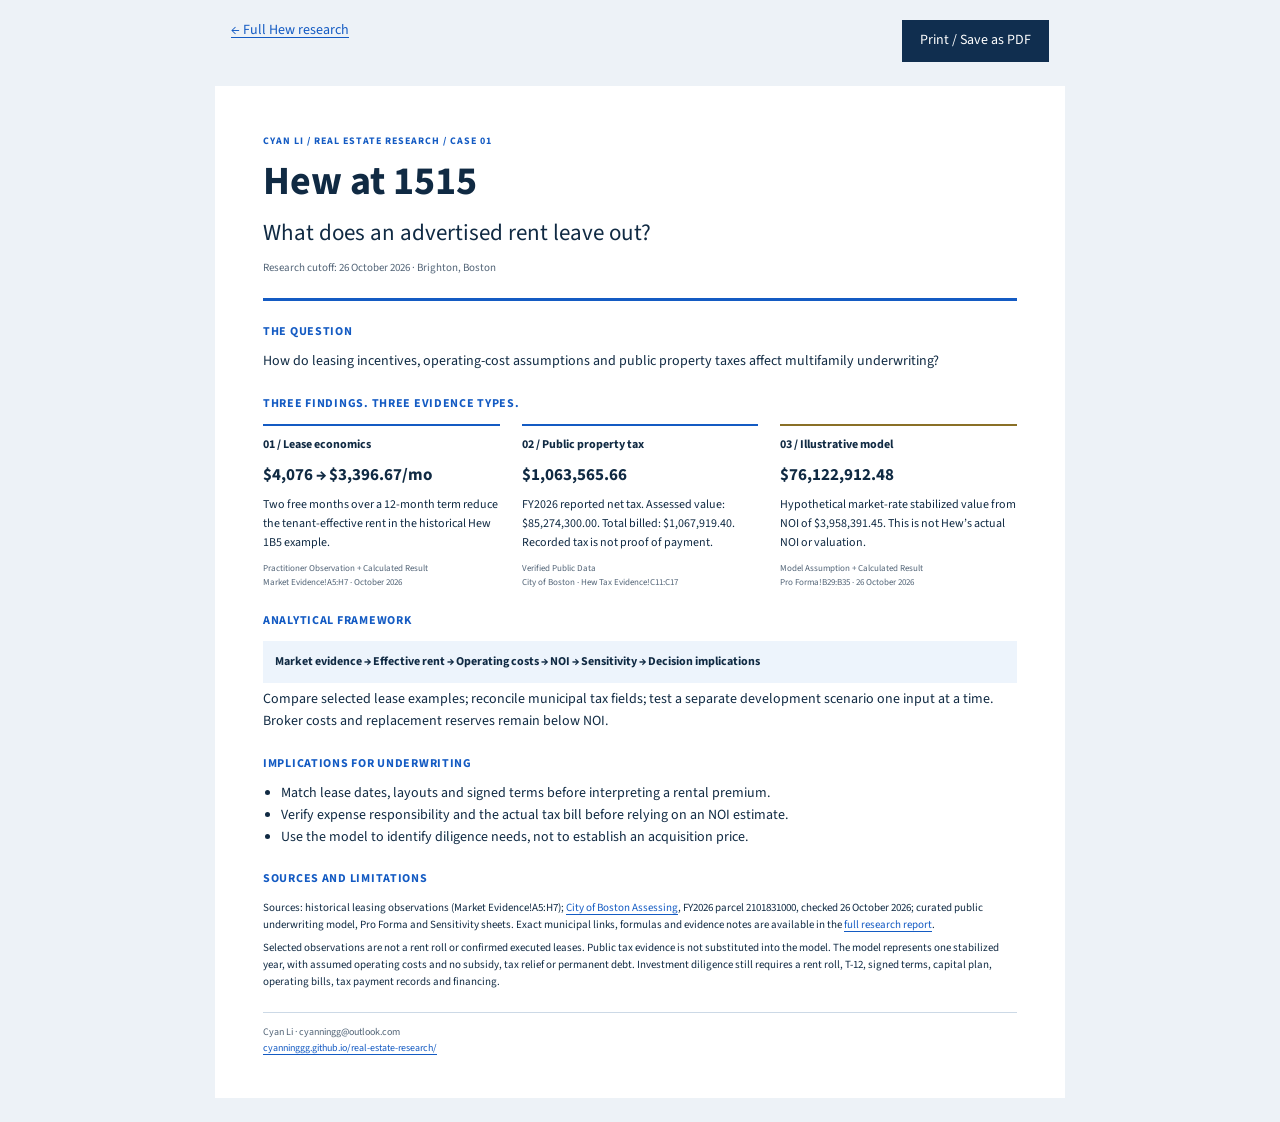
<file: hew-research-brief.html>
<!doctype html><html lang="en"><head><meta charset="utf-8"><meta name="viewport" content="width=device-width,initial-scale=1"><title>Hew at 1515 | Research Brief — Cyan Li</title><meta name="description" content="One-page research brief: historical leasing economics, verified public property tax and a separate illustrative development model."><link rel="icon" href="favicon.svg"><link rel="stylesheet" href="brief.css"></head><body><nav class="print-controls"><a href="index.html#/study">← Full Hew research</a><button id="print-brief" type="button">Print / Save as PDF</button></nav><main><header><p class="kicker">CYAN LI / REAL ESTATE RESEARCH / CASE 01</p><h1>Hew at 1515</h1><p class="subtitle">What does an advertised rent leave out?</p><p class="date">Research cutoff: 26 October 2026 · Brighton, Boston</p></header><section><h2>The question</h2><p>How do leasing incentives, operating-cost assumptions and public property taxes affect multifamily underwriting?</p></section><section><h2>Three findings. Three evidence types.</h2><div class="findings"><article><h3>01 / Lease economics</h3><strong>$4,076 → $3,396.67/mo</strong><p>Two free months over a 12-month term reduce the tenant-effective rent in the historical Hew 1B5 example.</p><small>Practitioner Observation + Calculated Result<br>Market Evidence!A5:H7 · October 2026</small></article><article><h3>02 / Public property tax</h3><strong>$1,063,565.66</strong><p>FY2026 reported net tax. Assessed value: $85,274,300.00. Total billed: $1,067,919.40. Recorded tax is not proof of payment.</p><small>Verified Public Data<br>City of Boston · Hew Tax Evidence!C11:C17</small></article><article><h3>03 / Illustrative model</h3><strong>$76,122,912.48</strong><p>Hypothetical market-rate stabilized value from NOI of $3,958,391.45. This is not Hew’s actual NOI or valuation.</p><small>Model Assumption + Calculated Result<br>Pro Forma!B29:B35 · 26 October 2026</small></article></div></section><section><h2>Analytical framework</h2><p class="framework">Market evidence → Effective rent → Operating costs → NOI → Sensitivity → Decision implications</p><p>Compare selected lease examples; reconcile municipal tax fields; test a separate development scenario one input at a time. Broker costs and replacement reserves remain below NOI.</p></section><section><h2>Implications for underwriting</h2><ul><li>Match lease dates, layouts and signed terms before interpreting a rental premium.</li><li>Verify expense responsibility and the actual tax bill before relying on an NOI estimate.</li><li>Use the model to identify diligence needs, not to establish an acquisition price.</li></ul></section><section class="notes"><h2>Sources and limitations</h2><p>Sources: historical leasing observations (Market Evidence!A5:H7); <a href="https://gisportal.boston.gov/arcgis/rest/services/Assessing/properties_boston_gov/MapServer/12/query?where=parcel_id%3D%272101831000%27&amp;outFields=*&amp;returnGeometry=false&amp;f=pjson">City of Boston Assessing</a>, FY2026 parcel 2101831000, checked 26 October 2026; curated public underwriting model, Pro Forma and Sensitivity sheets. Exact municipal links, formulas and evidence notes are available in the <a href="index.html#/study">full research report</a>.</p><p>Selected observations are not a rent roll or confirmed executed leases. Public tax evidence is not substituted into the model. The model represents one stabilized year, with assumed operating costs and no subsidy, tax relief or permanent debt. Investment diligence still requires a rent roll, T-12, signed terms, capital plan, operating bills, tax payment records and financing.</p></section><footer>Cyan Li · cyanningg@outlook.com<br><a href="https://cyanninggg.github.io/real-estate-research/">cyanninggg.github.io/real-estate-research/</a></footer></main><script src="brief.js"></script></body></html>
</file>
<file: study.css>
/* Scoped to the merged research page; existing pages retain their styling. */
.study-report{color:var(--ink)}.study-report .report-head{padding-top:36px;padding-bottom:0}.study-report .report-series{font-size:13px;color:var(--muted);margin:18px 0}.study-report h1{font-size:clamp(2rem,3.8vw,3.3rem);line-height:1.14;letter-spacing:-.035em;max-width:1040px}.study-report h2{font-size:clamp(1.6rem,2.8vw,2.25rem);line-height:1.28;max-width:1000px}.study-report h3{font-size:1.3rem;line-height:1.45;max-width:950px;margin-top:42px}.study-report section{scroll-margin-top:100px}.study-report p{max-width:920px}.study-report .report-dek{font-size:1.05rem;color:var(--muted);line-height:1.7}.study-report .report-nav{display:flex;flex-wrap:wrap;gap:14px 26px;border-top:1px solid var(--line);border-bottom:1px solid var(--line);padding:22px 0;margin-top:30px}.study-report .report-nav a{font-size:13px;text-decoration:none;border-bottom:1px solid currentColor}.study-report .report-question{font-size:1.15rem;line-height:1.7}.study-report .report-answer{padding-left:23px;max-width:1000px}.study-report .report-answer li{font-size:1.1rem;line-height:1.75;margin:16px 0}.study-report .report-source{font-size:12px;line-height:1.75;color:var(--muted);margin-top:18px}.study-report .report-stats{display:grid;grid-template-columns:repeat(4,minmax(0,1fr));gap:30px;margin:32px 0}.study-report .report-stats article{border-top:1px solid var(--line);padding-top:18px}.study-report .stat-value{font-size:2.2rem;font-variant-numeric:tabular-nums;letter-spacing:-.03em}.study-report .report-stats p{font-size:13px;line-height:1.8}.study-report .report-stats p span{color:var(--muted)}.study-report .report-table{width:100%;font-variant-numeric:tabular-nums}.study-report .report-table th{text-align:left}.study-report .report-table th,.study-report .report-table td{font-size:13px;line-height:1.6}.study-report .report-table td{vertical-align:top}.study-report .report-finance th:first-child{width:48%}.study-report .report-finance td,.study-report .report-finance thead th:not(:first-child){text-align:right}.study-report .report-finance thead span{font-weight:400}.study-report .report-pullquote{border-top:2px solid var(--green);padding:24px 0;margin-top:28px;font-size:clamp(1.3rem,2.2vw,1.65rem);line-height:1.5;font-weight:600}.study-report .research-chart{display:block;width:100%;height:auto;margin:18px 0}.study-report .research-chart text{font:14px Arial,sans-serif;fill:var(--muted)}.study-report .chart-grid{stroke:var(--line);stroke-width:1}.study-report .market-line{fill:none;stroke:#285c49;stroke-width:3}.study-report .inclusion-line{fill:none;stroke:#926b36;stroke-width:3}.study-report circle.market-line{fill:#285c49}.study-report circle.inclusion-line{fill:#926b36}.study-report .cap-line{stroke:#7b8280;stroke-dasharray:7 5;stroke-width:2}.study-report .chart-key{display:flex;gap:16px 28px;flex-wrap:wrap;font-size:13px}.study-report .chart-key span:before{content:"";display:inline-block;width:22px;vertical-align:middle;margin-right:8px;border-top:3px solid #285c49}.study-report .chart-key .inclusion-key:before{border-color:#926b36}.study-report .chart-key .cap-key:before{border-top:2px dashed #7b8280}.study-report details{margin:24px 0}.study-report summary{cursor:pointer;font-size:13px;text-decoration:underline;text-underline-offset:4px}.study-report .gap-step{margin:25px 0}.study-report .gap-step>div:first-child{display:flex;justify-content:space-between;gap:16px;font-size:13px;margin-bottom:10px;line-height:1.7}.study-report .gap-track{display:flex;width:100%;height:24px;background:#edf0ed}.study-report .gap-track span{display:block;height:100%}.study-report .gap-profit,.study-report .gap-filled{background:#285c49}.study-report .gap-deficit,.study-report .gap-remainder{background:#b7a489}.study-report .gap-filled{border-right:2px solid white}.study-report .cyan-placeholder{padding:25px 0;border-top:1px solid var(--line);color:var(--muted);font-style:italic}.study-report .report-limitations li,.study-report .report-sources li{margin-bottom:16px;line-height:1.8;max-width:920px}.study-report .report-download{display:inline-block;font-weight:600;margin-top:22px}.study-report #report-map{height:480px;width:100%;z-index:0;border:1px solid var(--line);background:#edf0ea}.study-report .report-map-tools{display:flex;flex-wrap:wrap;gap:12px;margin:20px 0}.study-report .report-map-tools button{font-family:inherit;font-size:13px;padding:9px 13px;border:1px solid var(--line);background:transparent;color:var(--ink);cursor:pointer}.study-report .report-map-legend{display:flex;flex-wrap:wrap;gap:14px 22px;font-size:12px;margin:18px 0}.study-report .report-map-legend span{display:inline-flex;gap:8px;align-items:center}.study-report .report-map-legend i{display:inline-block;width:12px;height:12px;border-radius:50%;background:#8c9491}.study-report .report-map-legend .rent-low{background:#b2cdb3}.study-report .report-map-legend .rent-high{background:#285c49}.study-report .report-map-legend .station-key{width:17px;height:17px;background:white;border:2px solid #285c49;color:#285c49;text-align:center;font:bold 10px/13px Arial,sans-serif;font-style:normal}.study-report .report-map-legend .radius-key{background:transparent;border:2px dashed #926b36}.study-report .report-station-icon{display:flex;align-items:center;justify-content:center;width:20px!important;height:20px!important;border:2px solid #285c49;border-radius:50%;background:white;font:bold 12px Arial,sans-serif;color:#285c49}.study-report .leaflet-container{font:13px/1.6 Arial,sans-serif}.study-report .leaflet-popup-content{max-width:250px}.study-report .leaflet-container a{color:#285c49}.study-report .report-popup p{font-size:12px;margin:8px 0}.study-report .table-scroll{margin:22px 0}.study-report .leaflet-control-layers label{font-size:12px}@media(max-width:800px){.study-report .report-stats{grid-template-columns:repeat(2,minmax(0,1fr));gap:20px}.study-report .gap-step>div:first-child{display:block}.study-report .gap-step span{display:block}.study-report .research-chart text{font-size:18px}.study-report .research-chart{min-width:600px}.study-report .report-chart-scroll{overflow-x:auto}.study-report .report-finance{min-width:560px}.study-report #report-map{height:380px}.study-report section{scroll-margin-top:130px}.study-report .stat-value{font-size:1.9rem}}@media(prefers-reduced-motion:reduce){.study-report *{scroll-behavior:auto!important}}
</file>
<file: portfolio.css>
/* Editorial portfolio layer. Financial-model controls retain their existing styles. */
.portfolio-hero{padding-top:64px;padding-bottom:50px}.portfolio-hero h1{font-size:clamp(2.5rem,5vw,4.3rem);line-height:1.06;font-weight:500;letter-spacing:-.045em;max-width:900px;margin:0 0 22px}.positioning{color:var(--green);font-size:14px;letter-spacing:.015em;margin:0 0 22px}.intro{font-size:16px;line-height:1.8;max-width:760px;color:#536159}.hero-route{margin:23px 0 12px;font-weight:600}.capability-line{font-size:12px;color:var(--muted);margin-bottom:22px}.contact-links{display:flex;flex-wrap:wrap;gap:12px 25px;font-size:12px}.portfolio-home section{padding:34px 0}.research-entry{display:grid;grid-template-columns:minmax(150px,230px) minmax(0,1fr);gap:34px;padding:36px 0;border-top:1px solid var(--line)}.entry-index{font-size:10px;line-height:1.8;letter-spacing:.09em;color:var(--muted);text-transform:uppercase}.research-entry h2{font-size:clamp(1.5rem,2.8vw,2rem);line-height:1.2;font-weight:500;margin:0 0 16px;letter-spacing:-.025em}.research-entry h2 a{text-decoration:none;color:var(--ink)}.research-entry h2 a:hover{text-decoration:underline;text-underline-offset:5px}.research-entry h2 span{font-size:.7em;color:var(--green)}.entry-question{max-width:720px;font-size:15px}.research-entry dl{display:grid;grid-template-columns:90px 1fr;gap:8px 15px;font-size:12px;line-height:1.8;max-width:750px}.research-entry dt{color:var(--muted)}.research-entry dd{margin:0}.entry-link{display:inline-block;font-size:13px;margin-top:12px}.capability-grid{display:grid;grid-template-columns:repeat(3,minmax(0,1fr));gap:35px}.capability-grid h3{font-size:17px;font-weight:500}.capability-grid p{font-size:13px;line-height:1.8}.research-status{border-top:1px solid #a7b3a9;border-bottom:1px solid var(--line);padding:17px 0;margin:24px 0 28px;max-width:950px;color:#5f6961;font-size:12px;line-height:1.7}.research-status strong{font-size:11px;font-weight:600;letter-spacing:.035em}.research-status p{margin:6px 0}.research-status a{font-size:11px}.portfolio-case-head{padding-top:25px}.portfolio-case-head .eyebrow{margin-top:34px}.portfolio-case-head h1{font-size:clamp(2.2rem,4.6vw,3.7rem);line-height:1.1;max-width:950px;font-weight:500;letter-spacing:-.04em;margin-bottom:20px}.case-contents{display:flex;flex-wrap:wrap;gap:10px 25px;padding:18px 0;border-bottom:1px solid var(--line);margin-top:20px}.case-contents a{font-size:12px;text-decoration:none;border-bottom:1px solid transparent;padding:6px 0;color:#405b4c}.case-contents a:hover,.case-contents a:focus-visible{border-bottom-color:var(--green)}.case-contents span{font-size:9px;color:#7a867c;margin-right:4px}.case-section{scroll-margin-top:20px;padding:42px 0}.case-section+.case-section{border-top:1px solid #e7ebe5}.case-section-title{font-size:clamp(1.6rem,2.8vw,2rem);font-weight:500;margin-bottom:24px}.case-section p,.case-section li{max-width:900px;line-height:1.8}.case-section .lead{font-size:19px;max-width:850px}.framework-list{padding-left:20px;max-width:850px}.framework-list li{padding:5px 0 10px 10px}.evidence-key{font-size:13px;margin:22px 0}.analysis-tabs{display:flex;flex-wrap:wrap;gap:12px 24px;border-bottom:1px solid var(--line);padding-bottom:15px;margin-bottom:25px}.analysis-tabs a{font-size:13px;text-decoration:none;padding:5px 0;border-bottom:2px solid transparent}.analysis-tabs a.on{font-weight:600;border-color:var(--green)}.legacy-analysis section{padding:24px 0}.research-case .case-section .wrap .wrap{padding-left:0;padding-right:0;width:100%;max-width:none}.research-case .result-intro{background:none;border-top:0;margin-top:0;padding:12px 0}.research-case .result-intro .section-kicker,.research-case .result-intro .research-question{display:none}.finding-qualification{font-size:13px;color:var(--muted);max-width:850px}.research-case .result-intro h3{font-size:1.5rem;font-weight:500;margin:12px 0}.research-case .result-metrics strong{font-size:1.7rem}.research-case .study-report{display:contents}.research-case .report-stats{display:grid;grid-template-columns:repeat(4,minmax(0,1fr));gap:25px;margin:28px 0}.research-case .report-stats .stat-value{font-size:2rem}.research-case .report-stats p{font-size:12px}.research-case .report-chart svg{max-width:100%;height:auto}.research-case .report-source{font-size:11px;color:var(--muted)}.research-case .report-map{height:480px}.method-steps{padding-left:24px;max-width:900px}.method-steps li{padding:0 0 22px 15px}.method-steps h2{font-size:1.4rem;font-weight:500;margin:0 0 10px}.method-steps p{font-size:14px;line-height:1.8}.status-definitions{display:grid;grid-template-columns:125px 1fr;gap:14px 24px;max-width:850px}.status-definitions dt{font-weight:600;font-size:13px}.status-definitions dd{margin:0;font-size:13px;line-height:1.8}.about-copy{max-width:900px}.about-copy p{max-width:760px}.research-case details{margin:22px 0}.research-case summary,.methodology summary{cursor:pointer;padding:13px 0;color:var(--green)}a:focus-visible,summary:focus-visible{outline:2px solid #52795f;outline-offset:5px}
@media(max-width:700px){.portfolio-hero{padding-top:38px;padding-bottom:26px}.portfolio-hero h1{font-size:2.4rem}.intro{font-size:14px}.research-entry{grid-template-columns:1fr;gap:12px;padding:28px 0}.research-entry dl{grid-template-columns:75px 1fr}.capability-grid{grid-template-columns:1fr;gap:12px}.portfolio-case-head h1{font-size:2.4rem}.case-contents{gap:5px 20px}.case-contents a{font-size:12px;min-height:34px}.case-section{padding:30px 0}.case-section .lead{font-size:17px}.research-case .report-stats{grid-template-columns:repeat(2,minmax(0,1fr));gap:16px}.research-case .report-map{height:380px}.research-case .report-chart{overflow-x:auto}.research-case .report-chart svg{min-width:650px}.research-case .result-metrics{grid-template-columns:1fr;gap:16px}.status-definitions{grid-template-columns:1fr;gap:5px}.status-definitions dd{margin-bottom:15px}.contact-links{gap:12px 18px}.analysis-tabs{gap:8px 20px}.nav{gap:22px}.method-steps{padding-left:20px}.method-steps li{padding-left:5px}}
.study-report .portfolio-case-head h1{font-size:clamp(2.2rem,4.6vw,3.7rem);font-weight:500;line-height:1.1}.study-report .case-section-title{font-size:clamp(1.6rem,2.8vw,2rem);font-weight:500}.study-report .report-answer li{font-size:15px}.study-report .case-section{scroll-margin-top:20px}.study-report .case-section h3{margin-top:28px}.research-case .report-finance table{width:100%}
</file>
<file: hew-report.css>
/* Scoped additions; existing portfolio typography, navigation and palette are retained. */
.hew-report .hew-process{list-style:none;display:grid;grid-template-columns:repeat(6,minmax(0,1fr));gap:18px;padding:0;margin:32px 0}
.hew-process li{border-top:2px solid var(--green);padding-top:12px;font-size:13px;line-height:1.5;position:relative}
.hew-process li span{display:block;color:var(--muted);font-size:10px;margin-bottom:8px}
.hew-process li:not(:last-child):after{content:'→';position:absolute;right:-14px;top:11px;color:var(--green)}
.hew-report .model-disclosure{border-left:3px solid var(--green);padding:8px 0 8px 20px;font-size:14px;max-width:900px}
.hew-report .table-scroll{width:100%;max-width:100%;overflow-x:auto}
.hew-report table{font-variant-numeric:tabular-nums;font-size:12px}
.hew-report th,.hew-report td{vertical-align:top;line-height:1.65}
.hew-report table caption{text-align:left;color:var(--muted);padding:8px 0}
.hew-report details{border-top:1px solid var(--line);padding-top:6px}
.hew-report summary{font-size:14px;font-weight:500}
.hew-report .hew-findings{padding-left:24px;max-width:960px}
.hew-report .hew-findings li{padding:0 0 20px 10px}
.hew-report .hew-findings h3{margin-bottom:6px;font-size:20px;font-weight:500}
.hew-report .hew-findings .report-source{margin:0 0 8px}
.hew-report .sensitivity-label{display:flex;align-items:center;flex-wrap:wrap;gap:12px;font-size:13px;margin:24px 0}
.hew-report .sensitivity-label select{font:inherit;background:white;color:var(--ink);border:1px solid var(--line);padding:10px;max-width:100%}
.hew-report [data-reconciled-sensitivity][hidden]{display:none}
.hew-executive{padding-top:30px;padding-bottom:42px;border-top:1px solid var(--line)}
.hew-executive h2{font-size:26px;font-weight:500;margin:10px 0 28px}
.hew-summary-grid{display:grid;grid-template-columns:repeat(3,minmax(0,1fr));gap:32px}
.hew-summary-grid article{border-top:2px solid var(--green);padding-top:18px;min-width:0}
.hew-summary-grid h3{font-size:15px;font-weight:500;margin:0 0 15px}
.hew-summary-grid p{font-size:13px;line-height:1.7}
.hew-summary-grid .summary-metric{font-size:clamp(22px,2.3vw,30px);line-height:1.3;letter-spacing:-.03em;margin:0 0 16px;font-variant-numeric:tabular-nums}
.summary-metric span{display:block;font-size:14px;letter-spacing:0;margin-top:6px;color:var(--muted)}
.hew-summary-grid a,.summary-next a{font-size:12px;text-underline-offset:4px}
.hew-summary-grid .report-source{font-size:10px;line-height:1.6;color:var(--green);margin-top:18px}
.hew-executive .summary-next{font-size:13px;line-height:1.7;border-top:1px solid var(--line);padding-top:20px;margin-top:28px}
.hew-model-access{padding:0 0 26px;margin-bottom:30px;border-bottom:1px solid var(--line)}
.hew-model-access p{max-width:820px}
.hew-model-access .model-download{display:inline-block;font-size:14px;font-weight:500;padding:10px 0;text-underline-offset:5px}
#hew-tax-record{scroll-margin-top:110px}
@media(max-width:800px){.hew-summary-grid{grid-template-columns:1fr;gap:26px}.hew-summary-grid .summary-metric{font-size:28px}.hew-executive h2{font-size:23px}.hew-model-access .model-download{padding:14px 0}}
@media(max-width:800px){.hew-report .hew-process{grid-template-columns:repeat(2,minmax(0,1fr));gap:22px}.hew-process li:nth-child(even):after{display:none}.hew-report table{min-width:650px}.hew-report .portfolio-case-head h1{font-size:2.3rem}.hew-report .hew-findings{padding-left:20px}.hew-report .hero-route a{display:inline-block;margin:4px 10px 4px 0}}
</file>
<file: lab.css>
/* Original editorial research and learning workspace system; no reference-report assets. */
.case-top-takeaway{font-size:18px;line-height:1.6;max-width:900px;color:#294b3d}.case-navigation{position:sticky;top:0;z-index:900;background:rgba(255,255,255,.98);border-top:1px solid var(--line);border-bottom:1px solid var(--line)}.case-navigation .case-contents{margin:0;border:0;padding:10px 0;gap:4px 20px}.case-contents a{font-size:11px;padding:8px 0}.case-contents a.active{border-color:var(--green);font-weight:600}.mobile-contents{display:none}.case-section,.study-report .case-section{scroll-margin-top:95px}.executive-summary{max-width:950px;border-left:3px solid #285c49;padding:3px 0 3px 26px}.executive-summary .summary-answer{font-size:20px;font-weight:500;line-height:1.55;max-width:820px}.executive-summary dl{display:grid;grid-template-columns:135px 1fr;gap:12px 20px;font-size:13px;line-height:1.8}.executive-summary dt{color:var(--muted)}.executive-summary dd{margin:0}.executive-summary>a{font-size:12px}.decision-context{margin:30px 0;max-width:950px}.decision-context>div{display:grid;grid-template-columns:140px 1fr;gap:20px;padding:15px 0;border-top:1px solid var(--line)}.decision-context dt{font-size:12px;font-weight:600;color:var(--green)}.decision-context dd{font-size:14px;line-height:1.8;margin:0}.issue-tree{margin:35px 0}.tree-root{padding:20px 24px;background:#263d32;color:#fff;font-size:16px;line-height:1.65;max-width:880px}.tree-branches{display:grid;grid-template-columns:repeat(3,minmax(0,1fr));gap:25px;padding-top:30px;position:relative}.tree-branches article{border-top:2px solid #91a99a;padding-top:5px;position:relative}.tree-branches article:before{content:'';position:absolute;width:1px;background:#91a99a;height:30px;left:15px;top:-32px}.research-case .tree-branches h3,.study-report .tree-branches h3{font-size:17px;margin:15px 0}.tree-branches ul{font-size:13px;line-height:1.8;padding-left:18px}.issue-tree figcaption{font-size:11px;line-height:1.7;color:var(--muted);margin-top:15px}.policy-options{margin:40px 0}.policy-options>h3{max-width:900px}.policy-options details{border-top:1px solid var(--line);margin:0}.policy-options summary{padding:18px 0;font-size:15px;text-decoration:none}.policy-options summary span{display:inline-block;min-width:90px;font-size:11px;letter-spacing:.08em;text-transform:uppercase;color:var(--muted)}.policy-detail{display:grid;grid-template-columns:170px 1fr;gap:10px 20px;font-size:13px;line-height:1.8;padding-bottom:20px;max-width:900px}.policy-detail dt{font-weight:600}.policy-detail dd{margin:0}.preliminary-actions article{padding:27px 0;border-top:1px solid var(--line)}.preliminary-actions h3{font-size:19px;font-weight:500}.preliminary-actions dl{display:grid;grid-template-columns:170px 1fr;gap:12px 20px;font-size:13px;line-height:1.8;max-width:900px}.preliminary-actions dt{color:var(--muted)}.preliminary-actions dd{margin:0}.applied-learning{border-top:1px solid var(--line);padding:25px 0;margin-top:20px;font-size:12px;line-height:1.8}.applied-learning strong{font-size:13px}.applied-learning a{display:inline-block;margin:5px 22px 0 0}.lab-entry{font-size:12px}.lab-entry span{display:block;color:var(--muted);margin-top:6px}.research-case .legacy-analysis .num.pos,.research-case .legacy-analysis .num.neg{font-weight:600}.analysis-color-note{font-size:11px;color:var(--muted);margin-top:10px}
.learning-lab .lab-head{padding-top:30px}.lab-head .eyebrow{margin-top:35px}.lab-head h1{font-size:clamp(2.4rem,4.6vw,3.8rem);font-weight:500;line-height:1.08;letter-spacing:-.045em;max-width:900px;margin:0 0 22px}.lab-head .intro{font-size:15px}.lab-storage{font-size:11px;line-height:1.8;color:#66726a;max-width:900px;border-left:2px solid #b5c1b6;padding-left:14px;margin:22px 0}.lab-utilities{display:flex;gap:25px;flex-wrap:wrap;font-size:12px;margin:20px 0}.lab-nav,.review-tabs{display:flex;gap:10px 25px;flex-wrap:wrap;border-top:1px solid var(--line);border-bottom:1px solid var(--line);padding:15px 0;margin-top:25px}.lab-nav a,.review-tabs a{font-size:12px;text-decoration:none;border-bottom:2px solid transparent;padding:5px 0}.lab-nav a[aria-current],.review-tabs a[aria-current]{border-bottom-color:var(--green);font-weight:600}.learning-lab #lab-message{font-size:11px;min-height:24px;margin:12px 0;color:#5e7063}.learning-lab #lab-message.error{color:#885320}.lab-body{padding-top:16px;padding-bottom:45px}.lab-panel{padding:28px 0;border-top:1px solid var(--line)}.lab-panel:first-child{border-top:0}.lab-panel h2{font-size:1.65rem;font-weight:500;line-height:1.3;margin-bottom:18px;max-width:900px}.learning-lab h3{font-size:17px;font-weight:500}.learning-lab p,.learning-lab li{line-height:1.8;max-width:900px}.learning-lab ul,.learning-lab ol{padding-left:22px}.learning-lab li{margin-bottom:9px}.learning-lab .small{font-size:11px;color:var(--muted)}.learning-workflow{display:grid;grid-template-columns:repeat(6,minmax(0,1fr));gap:18px;margin:10px 0 40px;padding:0!important;list-style:none}.learning-workflow li{padding-top:15px;border-top:2px solid #92a898;min-width:0}.learning-workflow a{font-weight:600;font-size:13px}.learning-workflow span{display:block;font-size:11px;color:var(--muted);line-height:1.7;margin-top:9px}.lab-dashboard-grid{display:grid;grid-template-columns:1fr 1fr;gap:0 40px}.lab-dashboard-grid article{padding:25px 0;border-top:1px solid var(--line)}.lab-dashboard-grid h2{font-size:1.4rem;line-height:1.35;font-weight:500}.lab-dashboard-grid p{font-size:13px}.lesson-list{display:grid;grid-template-columns:1fr 1fr;gap:0 35px}.lesson-list article{padding:25px 0;border-top:1px solid var(--line)}.lesson-list h2{font-size:1.5rem;font-weight:500;line-height:1.3}.lesson-list p{font-size:13px}.lab-state,.data-label{display:inline-block;font-size:10px;line-height:1.6;letter-spacing:.02em;color:#52685a;background:#edf1eb;padding:4px 7px}.skill-list{display:grid;grid-template-columns:repeat(2,minmax(0,1fr));gap:20px 35px}.skill-list article{padding:15px 0;border-top:1px solid #e7ebe5}.skill-list p{font-size:12px}.learning-links{display:flex;gap:16px 25px;flex-wrap:wrap;font-size:13px}.learning-lab label{display:block;font-size:12px;line-height:1.7;color:#3d5547}.learning-lab input:not([type=file]),.learning-lab select,.learning-lab textarea{display:block;width:100%;font:inherit;font-size:14px;border:1px solid #bcc7bd;border-radius:0;background:#fff;color:var(--ink);padding:10px 12px;margin:8px 0 18px;line-height:1.6}.learning-lab textarea{resize:vertical;min-height:100px}.learning-lab textarea:focus,.learning-lab input:focus,.learning-lab select:focus{outline:2px solid #73947e;outline-offset:2px}.lab-note,.skill-form,.hypothesis-record form,.question-record form{max-width:850px;margin-top:22px}.learning-lab button{font:600 12px/1.5 Arial,sans-serif;padding:10px 15px;border:1px solid #40634e;border-radius:0;background:transparent;color:#284e37;cursor:pointer;min-height:40px}.learning-lab button:hover{background:#edf2eb}.learning-lab button:focus-visible{outline:2px solid #52795f;outline-offset:3px}.lab-filters{display:grid;grid-template-columns:2fr 1fr 1fr 1fr;gap:20px;margin:25px 0 5px}.review-tabs{margin-top:0;border-top:0}.learning-lab #review-count,.learning-lab #hyp-count,.learning-lab #question-count{font-size:12px;color:var(--muted)}.learning-lab table{font-size:12px;width:100%;min-width:700px;line-height:1.7}.learning-lab caption{text-align:left;color:var(--muted);font-size:11px;padding:12px 0}.learning-lab th,.learning-lab td{vertical-align:top;white-space:normal;word-break:break-word}.learning-lab th{font-weight:600}.learning-lab td p{font-size:12px;white-space:pre-wrap}.learning-lab small{display:block;font-size:10px;color:var(--muted);line-height:1.7;margin-top:7px}.learning-lab table details{max-width:440px}.learning-lab table summary{font-size:11px;cursor:pointer;color:var(--green)}.learning-lab table button{font-size:10px;padding:7px 9px;white-space:nowrap}.hypothesis-record,.question-record{padding:28px 0;border-top:1px solid var(--line)}.hypothesis-record h2,.question-record h2{font-size:1.6rem;line-height:1.3;font-weight:500;max-width:950px}.hypothesis-record dl,.question-record dl,.reference-principles{display:grid;grid-template-columns:155px 1fr;gap:12px 20px;max-width:950px;font-size:13px;line-height:1.8}.hypothesis-record dt,.question-record dt,.reference-principles dt{color:#617469;font-weight:500}.hypothesis-record dd,.question-record dd,.reference-principles dd{margin:0}.source-library{list-style:none;padding:0!important}.source-library li{border-top:1px solid var(--line);padding:15px 0;font-size:13px;overflow-wrap:anywhere}.source-library span{display:block;font-size:11px;color:var(--muted);margin-top:5px}.revision-record{padding:20px 0;border-top:1px solid var(--line)}.revision-record time{font-size:10px;color:var(--muted)}.revision-record p{white-space:pre-wrap}.lab-transfer{display:flex;flex-wrap:wrap;align-items:center;gap:20px;margin:22px 0}.file-import{border:1px solid #bcc7bd;padding:10px 14px}.file-import input{font-size:12px;display:block;margin-top:10px;max-width:270px}#import-confirm{font-size:13px;line-height:1.8}#import-confirm button{margin-right:12px}.learning-lab details summary{cursor:pointer;padding:12px 0;font-size:13px;color:var(--green)}
@media(max-width:800px){.case-navigation .case-contents{display:none}.mobile-contents{display:flex;gap:12px;align-items:center;padding:10px 0;font-size:11px}.mobile-contents select{min-width:0;flex:1;max-width:100%;font:inherit;font-size:12px;padding:9px 5px;border:1px solid var(--line);background:#fff;color:var(--ink)}.case-section,.study-report .case-section{scroll-margin-top:75px}.tree-branches{grid-template-columns:1fr;gap:16px;padding-top:20px}.tree-branches article{padding-left:15px;border-top:0;border-left:2px solid #91a99a}.tree-branches article:before{display:none}.tree-root{font-size:14px}.executive-summary{padding-left:18px}.executive-summary .summary-answer{font-size:18px}.executive-summary dl,.decision-context>div,.policy-detail,.preliminary-actions dl{grid-template-columns:1fr;gap:5px}.executive-summary dd,.policy-detail dd,.preliminary-actions dd{margin-bottom:10px}.decision-context>div{gap:8px}.policy-options summary span{min-width:65px}.learning-workflow{grid-template-columns:repeat(3,minmax(0,1fr));gap:18px}.lab-dashboard-grid,.lesson-list,.skill-list{grid-template-columns:1fr}.lab-filters{grid-template-columns:1fr 1fr;gap:10px 16px}.lab-head h1{font-size:2.4rem}.lab-nav{gap:8px 19px}.lab-nav a{font-size:11px}.hypothesis-record dl,.question-record dl,.reference-principles{grid-template-columns:1fr;gap:5px}.hypothesis-record dd,.question-record dd,.reference-principles dd{margin-bottom:10px}.lab-panel h2{font-size:1.45rem}.case-top-takeaway{font-size:16px}.lab-storage{font-size:10px}.learning-lab .table-scroll{max-width:100%}.lab-utilities{font-size:11px}}
@media(prefers-reduced-motion:reduce){html{scroll-behavior:auto!important}*{transition:none!important}}
@media(max-width:600px){.study-report .table-scroll table.report-finance{min-width:0;width:100%;table-layout:fixed}.study-report .report-finance th:first-child{width:43%}.study-report .report-finance th,.study-report .report-finance td{white-space:normal;overflow-wrap:break-word;font-size:11px;line-height:1.65;padding:11px 6px}.learning-lab .table-scroll:before,.research-case .wide-evidence:before{content:'Scroll horizontally to compare all columns →';display:block;font-size:10px;line-height:1.8;color:#617469;padding:9px 0}.lab-filters input,.lab-filters select{min-width:0}}
</file>
<file: report-design.css>
/* Consulting-report presentation. No research inputs or model logic live here. */
:root,:root[data-theme],:root:not([data-theme="light"]){--bg:#fff;--panel:#fff;--ink:#102a43;--muted:#526477;--line:#d6e0e9;--green:#145bc3;--green-soft:#edf4fc;--bar-list:#173b64;--bar-tenant:#1468d4;--bar-owner:#5385aa;--blue:#1468d4;--navy:#102e4f;color-scheme:light}
body{background:#fff;color:var(--ink);font-family:Arial,Helvetica,sans-serif;font-size:15px;line-height:1.65}
a{color:#145bc3;text-underline-offset:4px}a:hover{text-decoration-thickness:2px}a:focus-visible,button:focus-visible,summary:focus-visible,select:focus-visible,input:focus-visible,textarea:focus-visible{outline:3px solid #dd8d16;outline-offset:4px}
.wrap{width:min(100%,1240px);max-width:1240px;padding-left:40px;padding-right:40px;margin-inline:auto}.topbar{background:white;border-bottom:1px solid var(--line)}.topbar .wrap{max-width:1240px}.brand{color:var(--navy)}.nav a{font-size:13px}.nav a.active,.nav a.on{color:#145bc3}.eyebrow,.section-kicker,.entry-index{color:#145bc3;font-size:11px;letter-spacing:.12em;font-weight:700;line-height:1.6}
h1,h2,h3,h4{color:var(--ink);line-height:1.2;letter-spacing:-.025em}h2{font-size:30px}h3{font-size:22px}p{line-height:1.7}.portfolio-hero,.portfolio-case-head{padding-top:60px;padding-bottom:56px}.portfolio-hero h1,.study-report .portfolio-case-head h1{font-size:clamp(36px,4.7vw,64px);font-weight:600;line-height:1.05;letter-spacing:-.045em;max-width:1000px;margin:18px 0 24px}.portfolio-hero .intro{font-size:17px;line-height:1.65;max-width:740px}.portfolio-home .portfolio-hero{background:var(--navy);color:#fff;width:100%;max-width:none;padding-inline:max(40px,calc((100% - 1160px)/2));padding-top:62px;padding-bottom:48px}.portfolio-home .portfolio-hero h1{color:#fff;max-width:920px}.portfolio-home .portfolio-hero .eyebrow{color:#94c2ff}.portfolio-home .portfolio-hero .intro,.portfolio-home .positioning,.portfolio-home .capability-line{color:#d1deed}.portfolio-home .portfolio-hero a{color:#fff}.portfolio-home .contact-links{font-size:12px;margin-top:22px}.portfolio-actions{display:flex;gap:24px;align-items:center;flex-wrap:wrap;margin:28px 0}.portfolio-actions a{font-size:14px;font-weight:700}.portfolio-actions .action-primary{background:#fff;color:var(--navy);padding:12px 20px;text-decoration:none}.action-secondary{padding:10px 0}.portfolio-home .hero-route{font-size:13px;margin:24px 0 12px}.portfolio-home .capability-line{font-size:12px}.portfolio-home section{padding:56px 0}.research-entry{grid-template-columns:210px minmax(0,1fr);padding:40px 0;gap:40px}.entry-index{font-size:11px}.research-entry h2{font-size:30px;max-width:800px;font-weight:600}.research-entry dl{font-size:13px}.entry-insight{border-left:3px solid var(--blue);padding:3px 0 3px 18px;max-width:800px;font-size:14px}.entry-insight strong{display:block;font-size:11px;color:var(--blue);text-transform:uppercase;letter-spacing:.06em;margin-bottom:5px}.capability-section{background:#f2f6fb}.capability-grid article{border-top:2px solid var(--blue);padding-top:12px}.capability-grid h3{font-weight:600}.capability-grid p{font-size:14px}.research-status{border-color:var(--line);color:var(--muted);font-size:13px}.portfolio-case-head .crumbs{font-size:12px}.case-subtitle{font-size:20px;max-width:830px;font-weight:500}.case-top-takeaway{font-size:16px;max-width:840px}.portfolio-case-head .intro{font-size:13px}.portfolio-case-head .hero-route{font-size:13px;display:flex;gap:20px;flex-wrap:wrap}.report-source,.research-case .report-source,.exhibit-source{font-size:12px!important;line-height:1.65;color:var(--muted)}
.hew-executive{border-top:1px solid var(--line);padding-top:38px;padding-bottom:36px}.hew-executive h2{font-size:30px;font-weight:600}.hew-summary-grid{gap:30px}.hew-summary-grid article{border-top:3px solid var(--blue);padding-top:20px}.hew-summary-grid article:last-child{border-color:#7d651e}.hew-summary-grid h3{font-size:12px;font-weight:700;letter-spacing:.05em;text-transform:uppercase;color:#145bc3}.hew-summary-grid .summary-metric{font-size:clamp(22px,2.4vw,31px);font-weight:600;color:var(--navy);letter-spacing:-.04em}.summary-metric span{font-size:13px;font-weight:400;letter-spacing:0}.hew-summary-grid p{font-size:13px}.hew-summary-grid a{font-size:13px}.hew-summary-grid .report-source{border-top:1px solid var(--line);padding-top:12px;font-size:10px!important}.case-navigation{position:sticky;top:0;background:rgba(255,255,255,.98);z-index:20;border-block:1px solid var(--line)}.case-contents{margin:0;border:0;padding:10px 0;gap:28px}.case-contents a{color:var(--muted);font-size:12px;padding:10px 0;border-bottom:3px solid transparent}.case-contents a.active{color:var(--blue);border-color:var(--blue);font-weight:700}.case-contents span{color:inherit}.case-section,.study-report .case-section{padding:56px 0;scroll-margin-top:90px}.case-section .section-kicker:first-child{border-left:3px solid var(--blue);padding-left:14px;margin-bottom:20px}.case-section .case-section-title,.study-report .case-section-title{font-size:clamp(27px,3vw,38px);font-weight:500;line-height:1.16;max-width:940px;margin-bottom:28px}.case-section p,.case-section li{line-height:1.7}.hew-report .hew-process{gap:24px;margin:36px 0}.hew-process li{font-size:15px;font-weight:600;padding-top:18px}.hew-process li span{font-size:20px;color:var(--blue);font-weight:400}.decision-context{border:0;background:#f2f6fb;padding:24px}.decision-context dt{color:var(--blue)}
.research-exhibit{margin:38px 0 24px;padding:28px 0 20px;border-top:1px solid var(--line)}.research-exhibit figcaption h3,.sensitivity-exhibit>h3{font-size:28px;font-weight:500;max-width:880px;margin:10px 0 26px}.research-exhibit figcaption .section-kicker{border:0!important;padding:0!important}.exhibit-split{display:grid;grid-template-columns:minmax(0,1fr) minmax(0,1.7fr);gap:50px}.exhibit-split>div:first-child{font-size:14px;max-width:350px}.bar-group{margin-bottom:25px}.bar-group h4{font-size:16px;margin:0 0 12px}.bar-group h4 span{font-size:12px;color:var(--muted);font-weight:400;margin-left:8px}.bar-row{display:grid;grid-template-columns:123px minmax(0,1fr) 83px;gap:12px;align-items:center;margin:8px 0;font-size:11px}.bar-row strong{font-size:12px;text-align:right;font-variant-numeric:tabular-nums}.bar-track{height:18px;background:#f0f4f8}.bar-track i{display:block;height:100%;background:#173b64}.bar-track .series-1{background:#1468d4}.bar-track .series-2{background:#5385aa}.exhibit-source{margin-top:24px!important;padding-top:12px;border-top:1px solid var(--line);max-width:none!important}.tax-readout{display:grid;grid-template-columns:repeat(3,minmax(0,1fr));gap:24px;margin:28px 0}.tax-readout div{border-left:2px solid var(--blue);padding-left:18px}.tax-readout span{display:block;font-size:12px;color:var(--muted);margin-bottom:8px}.tax-readout strong{font-size:clamp(22px,2.5vw,31px);font-weight:500;letter-spacing:-.035em;font-variant-numeric:tabular-nums}.hew-report details{margin:18px 0;border-top:1px solid var(--line);border-bottom:1px solid var(--line);padding:0 0 4px}.hew-report details details{margin-left:0}.hew-report summary{padding:16px 0;font-size:14px;font-weight:600;min-height:48px}.hew-report details[open]{padding-bottom:20px}.hew-report details[open]>summary{margin-bottom:16px}.hew-report table{font-size:12px}.hew-report th{background:#eef4fa;color:var(--navy)}.hew-report .report-table td{font-variant-numeric:tabular-nums}.hew-report #case-analysis{border-top:5px solid var(--navy)}.hew-report #case-analysis>.wrap>.section-kicker{color:var(--navy)}.model-disclosure{background:#f2f6fb;border-color:#145bc3!important;padding:16px 20px!important;max-width:none!important}.finance-scenarios{display:grid;grid-template-columns:repeat(2,minmax(0,1fr));gap:40px;margin-top:30px}.finance-scenario h4{font-size:21px;margin:0 0 20px}.finance-flow{list-style:none;padding:0;margin:0}.finance-flow li{display:flex;align-items:center;justify-content:space-between;gap:16px;padding:10px 14px;border-bottom:1px solid #fff;font-size:12px}.finance-flow li strong{font-size:14px;font-variant-numeric:tabular-nums;white-space:nowrap}.flow-gross{background:#173b64;color:white}.flow-deduction{background:#e9f0f8}.flow-ancillary{background:#f4f7fb}.flow-subtotal{background:#1468d4;color:white;margin-block:10px}.flow-noi{background:#102e4f;color:white;margin-top:14px}.finance-flow .flow-noi{padding-block:16px}.flow-noi strong{font-size:19px!important}.flow-below{background:#f7f3e9}.finance-flow li:nth-child(11){border-top:2px dashed #9a7a3c;margin-top:14px;padding-top:16px}.finance-outcomes{margin:20px 0 0}.finance-outcomes div{display:flex;justify-content:space-between;gap:15px;border-bottom:1px solid var(--line);padding:12px 0}.finance-outcomes dt{font-size:12px}.finance-outcomes dd{margin:0;font-size:18px;font-weight:600;font-variant-numeric:tabular-nums}.trace-grid{display:grid;grid-template-columns:repeat(2,minmax(0,1fr));gap:30px}.trace-grid dl{font-size:13px}.trace-grid dd{margin:0 0 14px}.trace-grid dt{font-weight:700;color:var(--blue)}.hew-model-access{margin-top:32px;padding-top:12px}.hew-model-access h3{font-size:22px}.sensitivity-exhibit{margin-top:45px;padding-top:28px;border-top:1px solid var(--line)}.matrix-legend{display:flex;flex-wrap:wrap;gap:10px 24px;font-size:11px!important}.matrix-legend span{padding-left:10px;border-left:4px solid #9cc9eb}.matrix-legend span:nth-child(2){border-color:#d7b36c}.matrix-legend span:last-child{border-color:var(--navy)}.matrix-base{outline:2px solid var(--navy);outline-offset:-2px;background:#eef4fa}.base-badge{display:inline-block;padding:1px 5px;background:var(--navy);color:#fff;font-size:9px;font-weight:700;margin-left:6px}.matrix-improved{background:#e3f1fb!important;color:#133f61}.matrix-reduced{background:#fff0d4!important;color:#674315}.matrix-same{background:#f0f3f7!important}.sensitivity-exhibit td small{display:block;font-size:10px;margin-top:4px}.sensitivity-exhibit table{width:100%}.implication-grid{display:grid;grid-template-columns:repeat(3,minmax(0,1fr));margin:28px 0}.implication-head{padding:16px 20px;background:#102e4f;color:white;font-size:14px;font-weight:600}.implication-head:nth-child(2){background:#145bc3}.implication-head:nth-child(3){background:#34648b}.implication-cell{padding:22px 20px;border-bottom:1px solid var(--line);border-right:1px solid var(--line);font-size:14px}.implication-cell:nth-child(3n+1){font-weight:600}.mobile-label{display:none}.research-case .table-scroll{max-width:100%;overflow:auto}.research-case .wrap>*{min-width:0}.lab-shell{--green:#145bc3;--green-soft:#edf4fc}.footer{background:#f2f6fb}.method-steps li::marker{color:var(--blue)}
@media(max-width:1024px){.wrap{padding-inline:30px}.portfolio-home .portfolio-hero{padding-inline:30px}.hew-summary-grid{gap:20px}.exhibit-split{gap:30px;grid-template-columns:1fr 1.6fr}.bar-row{grid-template-columns:105px minmax(0,1fr) 78px;gap:8px}.finance-scenarios{gap:24px}.finance-flow li{padding-inline:10px}.finance-flow li strong{font-size:12px}.tax-readout strong{font-size:25px}}
@media(max-width:800px){.hew-summary-grid{grid-template-columns:1fr}.hew-summary-grid article{display:grid;grid-template-columns:1fr 1fr;gap:0 25px}.hew-summary-grid h3,.hew-summary-grid .summary-metric{grid-column:1}.hew-summary-grid article>p:not(.summary-metric){grid-column:2}.hew-summary-grid article>p:nth-child(3){grid-row:1/3;margin:0}.hew-summary-grid a{grid-column:1}.case-contents{display:none}.mobile-contents{display:flex;align-items:center;gap:20px;padding:10px 0;font-size:12px}.mobile-contents select{flex:1;padding:9px;max-width:100%;background:#fff;color:var(--navy);border:1px solid var(--line)}.exhibit-split{grid-template-columns:1fr}.exhibit-split>div:first-child{max-width:none}.finance-scenarios{gap:18px}.finance-flow li{display:block}.finance-flow li strong{display:block;margin-top:3px}.tax-readout{gap:14px}.tax-readout strong{font-size:22px}.research-entry{grid-template-columns:150px 1fr;gap:24px}.portfolio-case-head .hero-route{gap:10px}.case-section,.study-report .case-section{scroll-margin-top:80px}.finance-outcomes div{display:block}.finance-outcomes dd{margin-top:4px}.research-case .report-map{height:360px}}
@media(max-width:600px){.wrap{padding-inline:22px}.portfolio-home .portfolio-hero{padding:42px 22px 34px}.portfolio-hero,.portfolio-case-head{padding-top:32px;padding-bottom:32px}.portfolio-hero h1,.study-report .portfolio-case-head h1,.hew-report .portfolio-case-head h1{font-size:38px}.portfolio-home .portfolio-hero .intro{font-size:15px}.portfolio-home section,.case-section,.study-report .case-section{padding-block:36px}.research-entry{grid-template-columns:1fr;gap:14px;padding-block:28px}.research-entry h2{font-size:26px}.research-entry dl{grid-template-columns:1fr;gap:4px}.research-entry dd{margin-bottom:10px}.capability-grid{grid-template-columns:1fr}.hew-summary-grid article{display:block}.hew-summary-grid article>p:nth-child(3){margin:12px 0}.hew-summary-grid .summary-metric{font-size:30px}.case-subtitle{font-size:17px}.case-top-takeaway{font-size:14px}.hew-executive h2{font-size:26px}.hew-report .hew-process{grid-template-columns:repeat(2,minmax(0,1fr))}.tax-readout{grid-template-columns:1fr;gap:22px}.tax-readout strong{font-size:29px}.research-exhibit figcaption h3,.sensitivity-exhibit>h3{font-size:25px}.bar-row{grid-template-columns:94px minmax(0,1fr) 76px;gap:7px;font-size:10px}.bar-row strong{font-size:11px}.bar-track{height:17px}.finance-scenarios,.trace-grid{grid-template-columns:1fr;gap:24px}.finance-scenario h4{border-bottom:2px solid var(--blue);padding-bottom:12px}.finance-flow li{display:flex}.finance-flow li strong{font-size:13px;margin:0}.finance-outcomes div{display:flex}.finance-outcomes dd{margin:0;font-size:17px}.implication-grid{grid-template-columns:1fr}.implication-head{display:none}.mobile-label{display:block;font-size:10px;text-transform:uppercase;letter-spacing:.07em;color:var(--blue);margin-bottom:6px}.implication-cell{padding:16px 0;border-right:0}.implication-cell:nth-child(3n+1){border-top:3px solid var(--navy);margin-top:15px}.hew-report table{min-width:650px}.hew-report .sensitivity-exhibit table{min-width:580px}.case-section .case-section-title,.study-report .case-section-title{font-size:28px}.report-source,.exhibit-source{overflow-wrap:anywhere}.decision-context{padding:18px}.contact-links{font-size:12px;overflow-wrap:anywhere}.portfolio-actions{gap:20px}.case-navigation .wrap{padding-inline:22px}.report-map{max-width:100%}}
@media(prefers-reduced-motion:reduce){html{scroll-behavior:auto!important}*,*:before,*:after{animation:none!important;transition:none!important}}
.portfolio-home .portfolio-hero .action-primary{color:var(--navy)}
</file>
<file: hew-editorial.css>
@import url("typeface.css");
/* Final editorial layer. Research values and accounting remain in the source model. */
:root,:root[data-theme],:root:not([data-theme="light"]){--bg:#FAFAF7;--panel:#fff;--ink:#263438;--muted:#53615e;--line:#d6ddda;--green:#315f59;--green-soft:#eff3ef;--blue:#4F7F78;--navy:#19364A;--bar-list:#19364A;--bar-tenant:#4F7F78}
body,button,input,select,textarea,table{font-family:'Source Sans 3',sans-serif}body{font-size:18px;line-height:1.5;background:var(--bg)}a{color:#315f59}h1,h2,h3,h4{color:var(--navy);letter-spacing:-.015em}p{line-height:1.5}.wrap{max-width:1200px;width:100%;padding-inline:32px}.topbar .wrap{max-width:1200px}.nav a{font-size:16px}.section-kicker,.eyebrow{color:#315f59;font-size:14px}.report-source,.research-case .report-source,.exhibit-source{font-size:14px!important}.editorial-report{background:var(--bg)}.editorial-report .editorial-hero{padding-top:30px;padding-bottom:36px}.editorial-hero .crumbs{font-size:14px;margin-bottom:28px}.hero-layout{display:grid;grid-template-columns:1.3fr 1fr;gap:48px;align-items:center}.editorial-hero .eyebrow{font-size:14px;line-height:1.6;letter-spacing:.09em;margin:0 0 20px}.editorial-report .editorial-hero h1{font-size:44px;font-weight:600;margin:0 0 20px;line-height:1.1}.editorial-report .editorial-hero h2{font-size:32px;font-weight:600;margin:0 0 20px;line-height:1.2}.editorial-hero p{font-size:18px}.hero-photo{margin:0;align-self:stretch;display:flex;flex-direction:column;justify-content:center}.hero-photo img{display:block;width:100%;height:440px;object-fit:cover;object-position:center}.hero-photo figcaption{font-size:14px;color:var(--muted);padding-top:8px}.editorial-actions{display:flex;flex-wrap:wrap;gap:18px;margin-top:26px}.editorial-actions a{font-size:17px;font-weight:600}.editorial-actions a:first-child{background:var(--navy);color:#fff;padding:11px 16px;text-decoration:none}.editorial-actions a:last-child{padding-block:11px}.preread-findings{display:grid;grid-template-columns:repeat(3,minmax(0,1fr));gap:32px;margin-top:44px;padding-block:25px;border-top:1px solid var(--line);border-bottom:1px solid var(--line)}.preread-findings article{padding:0;background:none;border:0;border-radius:0;box-shadow:none}.preread-findings .finding-number{font-size:40px;line-height:1.1;font-weight:600;color:var(--navy);margin:0 0 14px;letter-spacing:-.03em}.finding-number span{font-size:18px;font-weight:400;letter-spacing:0}.preread-findings h3{font-size:20px;font-weight:600;margin:0 0 10px}.preread-findings p{font-size:18px;margin:10px 0 15px}.evidence-tag{display:inline-block;font-size:14px;font-weight:600;color:#315f59;line-height:1.4;border-bottom:1px solid #b5c5bd;padding-bottom:3px}.scope-panels{display:grid;grid-template-columns:1fr 1fr;gap:44px;margin-top:28px}.scope-panels h3{font-size:20px;margin:0 0 8px}.scope-panels p{font-size:18px;margin:0}.editorial-source{font-size:14px!important;line-height:1.5;color:var(--muted);margin:16px 0;overflow-wrap:anywhere}.editorial-report .case-navigation{background:var(--bg);border-block:1px solid var(--line);box-shadow:none}.editorial-report .case-contents{display:flex;justify-content:space-between;gap:16px}.editorial-report .case-contents a{padding:18px 0;font-size:16px;color:var(--muted);border-bottom:3px solid transparent;border-radius:0;white-space:normal}.editorial-report .case-contents a.active{color:var(--navy);border-bottom-color:var(--navy);background:none;font-weight:600}.editorial-report .case-section{padding-block:56px;border-bottom:1px solid var(--line);scroll-margin-top:130px}.editorial-report .case-section h2{font-size:32px;line-height:1.2;font-weight:600;margin:12px 0 18px;max-width:950px}.editorial-report .case-section h3{font-size:20px;font-weight:600;line-height:1.3}.editorial-report .case-section p{font-size:18px}.editorial-report .section-intro{max-width:880px}.editorial-report .conclusion-head{font-size:30px!important;margin:48px 0 12px}.editorial-report .editorial-exhibit{margin:28px 0 24px;padding:24px 0;border-block:1px solid var(--line);background:transparent}.editorial-exhibit figcaption{margin-bottom:24px}.editorial-exhibit figcaption h3{font-size:20px;margin:0 0 8px}.editorial-exhibit figcaption p{font-size:16px!important;color:var(--muted);margin:0}.editorial-report .table-scroll{margin:24px 0;max-width:100%;overflow-x:auto}.editorial-report table{min-width:600px;font-size:16px;width:100%;border-collapse:collapse}.editorial-report th,.editorial-report td{padding:13px 14px;font-size:16px;line-height:1.45;text-align:left;vertical-align:top;white-space:normal}.editorial-report .editorial-table .numeric{text-align:right;font-variant-numeric:tabular-nums}.editorial-report .editorial-table th:first-child{width:auto}.editorial-report .editorial-table .numeric{white-space:nowrap}.editorial-report #case-sources>.wrap>.table-scroll:first-of-type table{table-layout:fixed}.editorial-report .table-scroll:focus-visible{outline:2px solid var(--navy);outline-offset:3px}.editorial-report .editorial-table thead{background:#eef1ed;color:var(--navy)}.editorial-report .editorial-table tbody tr{background:transparent;border-bottom:1px solid var(--line)}.editorial-report .editorial-table tbody th{font-weight:500}.chart-legend{display:flex;flex-wrap:wrap;gap:24px;font-size:16px;margin:20px 0}.chart-legend span:before{content:'';display:inline-block;width:14px;height:14px;margin-right:8px;vertical-align:-1px;background:var(--navy)}.chart-legend .legend-effective:before{background:var(--blue)}#hew-comps-map{height:440px;width:100%;background:#e9eeea;isolation:isolate;border:1px solid var(--line)}#hew-map-status{font-size:16px;color:var(--muted)}.editorial-report .leaflet-container{font-family:'Source Sans 3',sans-serif;font-size:16px}.editorial-report .leaflet-tooltip{font-size:15px;border:0;border-radius:0;box-shadow:0 1px 3px #0002;color:var(--navy);padding:5px 8px}.editorial-report .leaflet-control-attribution{font-size:12px!important}.editorial-report .leaflet-popup-content p{font-size:16px}.rent-chart{max-width:960px}.rent-group{margin:24px 0}.rent-group h4{font-size:20px;margin:0 0 10px}.rent-group h4 span{font-size:16px;font-weight:400;color:var(--muted)}.rent-row{display:grid;grid-template-columns:85px minmax(0,1fr) 90px;align-items:center;gap:18px;margin:10px 0;font-size:16px}.rent-track{height:23px;background:#edf0ea}.rent-track i{display:block;height:100%;background:var(--navy)}.rent-track .rent-series-1{background:var(--blue)}.rent-row strong{text-align:right;font-size:17px;font-variant-numeric:tabular-nums}.chart-axis{display:flex;justify-content:space-between;margin-left:103px;margin-right:108px;font-size:15px;border-top:1px solid #abb8b0;padding-top:6px}.secondary-callout{border-left:3px solid #a6b9ae;padding:8px 0 8px 22px;margin:32px 0;max-width:900px}.secondary-callout h3{margin:0}.section-takeaway{margin-top:32px;border-top:2px solid var(--navy);padding-top:20px;max-width:960px}.section-takeaway h3{font-size:24px!important;margin:0 0 12px}.paired-metrics{display:grid;grid-template-columns:1fr 1fr;gap:30px;margin:24px 0}.paired-metrics strong{display:block;font-size:38px;color:var(--navy);line-height:1.1;font-weight:600}.paired-metrics p{margin:0;font-size:17px!important}.income-bridge{list-style:none;margin:0;padding:0}.income-bridge li{display:grid;grid-template-columns:255px minmax(0,1fr) 145px;gap:20px;align-items:center;padding:13px 0;border-bottom:1px solid var(--line);font-size:16px}.income-bridge strong{text-align:right;white-space:nowrap;font-size:17px;font-weight:600;font-variant-numeric:tabular-nums}.bridge-track{height:26px;position:relative;border-inline:1px solid #e1e6e0;background:linear-gradient(to right,transparent 49.9%,#e5e9e3 50%,transparent 50.1%)}.bridge-track i{position:absolute;height:100%;background:#9e6651}.bridge-total .bridge-track i{background:var(--navy)}.income-bridge li:last-child .bridge-track i{background:var(--blue)}.bridge-total>span{font-weight:600}.bridge-axis{margin-left:275px;margin-right:165px;border-top:1px solid #abb8b0;padding-top:8px;display:flex;justify-content:space-between;font-size:15px}.tax-context{display:grid;grid-template-columns:1fr 1fr;gap:40px;padding-top:24px;border-top:1px solid var(--line)}.tax-context h3{font-size:20px}.tax-context strong{font-size:34px;color:var(--navy);line-height:1.2}.tax-context p{margin:8px 0}.feasibility-metrics{display:grid;grid-template-columns:repeat(3,1fr);gap:30px;margin:36px 0}.feasibility-metrics span{display:block;font-size:18px}.feasibility-metrics strong{display:block;font-size:44px;font-weight:600;color:var(--navy);line-height:1.2;margin-top:8px}.negative{color:#914b36!important}.positive{color:#315f59!important}.value-bar{display:grid;grid-template-columns:180px minmax(0,1fr) 120px;align-items:center;gap:24px;margin:24px 0;font-size:17px}.value-bar>div{height:35px;background:#edf0ea}.value-bar i{display:block;height:100%;background:var(--navy)}.value-bar:nth-of-type(2) i{background:var(--blue)}.value-bar strong{text-align:right;font-variant-numeric:tabular-nums}.value-axis{display:flex;justify-content:space-between;margin-left:204px;margin-right:144px;border-top:1px solid #abb8b0;font-size:15px;padding-top:8px}.scenario-base{font-size:14px;letter-spacing:.05em;font-weight:700;color:var(--navy)}.editorial-report #case-sensitivity table tr:first-child{background:#eaf0eb}.editorial-report #case-sensitivity td{white-space:nowrap}.editorial-report details{margin-block:16px;padding:0;background:none;border:0;border-top:1px solid var(--line);border-radius:0}.editorial-report summary{font-size:18px;font-weight:600;padding:18px 0;color:var(--navy)}.editorial-report details p{max-width:980px}.editorial-sources{padding-left:22px;font-size:17px}.editorial-sources li{margin:14px 0}.editorial-report .hew-model-access{background:transparent;border-top:2px solid var(--navy);padding:24px 0;margin-top:32px}.editorial-report .model-download{display:inline-block;background:var(--navy);color:#fff;border:0;border-radius:0;padding:12px 18px;font-size:17px;margin-right:24px}.editorial-report .wide-evidence{overscroll-behavior-x:contain}.editorial-report .mobile-contents{display:none}.editorial-report .case-section .report-source{font-size:14px!important}.editorial-report .matrix-base{outline:0}.editorial-report .finance-outcomes{margin:0}.editorial-report [hidden]{display:none!important}
@media(max-width:1024px){.hero-layout{gap:30px;grid-template-columns:1.15fr 1fr}.hero-photo img{height:460px}.editorial-report .case-contents{gap:20px}.editorial-report .case-contents a{font-size:15px}.income-bridge li{grid-template-columns:220px minmax(0,1fr) 135px;gap:15px}.bridge-axis{margin-left:235px;margin-right:150px}.preread-findings{gap:24px}.preread-findings .finding-number{font-size:36px}}
@media(max-width:800px){.wrap{padding-inline:26px}.hero-layout{grid-template-columns:1fr}.hero-photo{max-width:none}.hero-photo img{height:340px}.preread-findings{gap:24px;grid-template-columns:1fr}.preread-findings article{display:grid;grid-template-columns:1fr 1.3fr;gap:8px 24px;padding:18px 0;border-bottom:1px solid var(--line)}.preread-findings .finding-number,.preread-findings h3{grid-column:1}.preread-findings article>p:not(.finding-number){grid-column:2;grid-row:1/3;margin:0}.preread-findings .evidence-tag{justify-self:start}.preread-findings article:last-child{border:0}.editorial-report .case-contents{display:none}.editorial-report .mobile-contents{display:flex;font-size:16px;padding-block:10px}.editorial-report .mobile-contents select{font-family:inherit;font-size:16px}.editorial-report .case-section{scroll-margin-top:125px}.scope-panels{gap:24px}.income-bridge li{grid-template-columns:185px minmax(0,1fr) 135px;gap:12px}.bridge-axis{margin-left:197px;margin-right:147px}.feasibility-metrics strong{font-size:36px}.value-bar{grid-template-columns:155px minmax(0,1fr) 100px;gap:15px}.value-axis{margin-left:170px;margin-right:115px}}
@media(max-width:600px){.wrap{padding-inline:22px}.editorial-report .editorial-hero{padding-top:24px}.editorial-report .editorial-hero h1{font-size:38px}.editorial-report .editorial-hero h2,.editorial-report .case-section h2{font-size:28px}.editorial-report .case-section{padding-block:38px}.hero-photo img{height:290px}.preread-findings{margin-top:30px;padding-block:12px}.preread-findings article{display:block;padding-block:20px}.preread-findings .finding-number{font-size:38px;margin-bottom:12px}.preread-findings article>p:not(.finding-number){margin:12px 0}.scope-panels,.tax-context{grid-template-columns:1fr;gap:24px}.editorial-report .case-navigation .wrap{padding-inline:18px}.mobile-contents{gap:12px!important}.mobile-contents select{min-width:0}.editorial-report .case-section .conclusion-head{font-size:26px!important;margin-top:34px}#hew-comps-map{height:350px}.rent-row{grid-template-columns:65px minmax(0,1fr) 68px;gap:10px}.rent-row strong{font-size:16px}.chart-axis{margin-left:75px;margin-right:78px}.income-bridge li{grid-template-columns:1fr 120px;gap:6px 12px;padding-block:14px}.income-bridge li>span{font-size:16px}.income-bridge strong{grid-column:2;grid-row:auto;font-size:16px}.income-bridge .bridge-track{grid-column:1/-1;grid-row:auto;height:22px;order:3}.bridge-axis{margin-inline:0}.paired-metrics{gap:18px}.paired-metrics strong{font-size:34px}.tax-context strong{font-size:32px}.feasibility-metrics{grid-template-columns:1fr;gap:20px}.feasibility-metrics>div{display:flex;justify-content:space-between;gap:16px;align-items:center}.feasibility-metrics strong{font-size:36px;margin:0}.feasibility-metrics span{max-width:150px}.value-bar{grid-template-columns:1fr 100px;gap:8px 12px}.value-bar>div{grid-column:1/-1;grid-row:2;height:28px}.value-axis{margin-inline:0}.editorial-report table{min-width:590px}.editorial-report #case-sensitivity table{min-width:640px}.editorial-report .hew-model-access a{margin-block:10px}.editorial-report .evidence-tag{font-size:14px}.editorial-report .editorial-exhibit{padding-block:22px}.topbar .nav a{font-size:15px}.section-takeaway h3{font-size:23px!important}}
@media print{body{background:#fff}.editorial-report .case-navigation,.editorial-actions,#hew-comps-map,.hero-photo{display:none}.hero-layout,.scope-panels{display:block}.editorial-report .case-section{break-inside:auto;padding-block:20px}.editorial-report details{display:block}.editorial-report .table-scroll{overflow:visible}.editorial-report table{min-width:0}.editorial-report th,.editorial-report td{font-size:10pt}.editorial-report h2{break-after:avoid}.editorial-report .preread-findings{break-inside:avoid}}

.property-map-controls{display:flex;flex-wrap:wrap;gap:12px;margin:16px 0}.property-map-controls button{font:600 16px "Source Sans 3",sans-serif;color:var(--navy);background:transparent;border:1px solid #9eafa5;border-radius:0;padding:8px 14px;cursor:pointer}.property-map-controls button:hover{background:#edf1eb}.property-map-controls button:first-child{border-color:var(--navy)}

/* Scope: QGIS exhibit only. Keep map lettering legible instead of shrinking it on phones. */
.qgis-map-scroll{overflow-x:auto;max-width:100%;border:1px solid var(--line);background:#fff;overscroll-behavior-x:contain}.qgis-map-image{display:block;width:100%;min-width:1060px;max-width:none;height:auto}.qgis-exhibit .editorial-actions{gap:18px;align-items:center}.qgis-exhibit .editorial-actions a{font-size:16px}.qgis-exhibit .editorial-actions a:first-child{background:none;color:#315f59;padding:0;text-decoration:underline}.qgis-exhibit .editorial-actions a:last-child{padding:0}@media print{.qgis-map-scroll{overflow:visible}.qgis-map-image{min-width:0;width:100%}.qgis-exhibit .editorial-actions{display:none}}
</file>
<file: brief.css>
@import url("typeface.css");
*{box-sizing:border-box}body{margin:0;background:#edf2f7;color:#102a43;font:14px/1.55 "Source Sans 3",sans-serif}main{max-width:850px;background:#fff;margin:24px auto;padding:42px 48px}a{color:#145bc3;text-underline-offset:3px}.print-controls{max-width:850px;margin:20px auto;display:flex;justify-content:space-between;gap:20px;padding:0 16px}.print-controls button{font:inherit;background:#102e4f;color:white;border:0;padding:10px 18px;cursor:pointer}a:focus-visible,button:focus-visible{outline:3px solid #c88613;outline-offset:4px}.kicker{font-size:10px;letter-spacing:.1em;font-weight:bold;color:#145bc3}h1{font-size:40px;line-height:1.05;margin:12px 0}.subtitle{font-size:23px;margin:8px 0}.date{font-size:11px;color:#526477}header{border-bottom:3px solid #145bc3;padding-bottom:16px}section{margin:22px 0}h2{font-size:12px;text-transform:uppercase;letter-spacing:.06em;color:#145bc3;margin:0 0 10px}p{margin:6px 0}.findings{display:grid;grid-template-columns:repeat(3,minmax(0,1fr));gap:22px}.findings article{border-top:2px solid #145bc3;padding-top:10px}.findings article:last-child{border-color:#8a7026}h3{font-size:12px;margin:0 0 10px}.findings strong{font-size:17px;display:block;line-height:1.3}.findings p{font-size:12px;margin:10px 0}.findings small{font-size:9px;color:#526477;display:block}.framework{padding:12px;background:#edf4fc;font-weight:bold;font-size:12px}ul{padding-left:18px;margin:8px 0}.notes p{font-size:11px}footer{border-top:1px solid #ccd9e6;padding-top:12px;font-size:10px;color:#526477}@media(max-width:600px){main{margin:0;padding:28px 22px}.findings{grid-template-columns:1fr}.findings strong{font-size:22px}.findings p{font-size:14px}.findings small{font-size:11px}.print-controls{align-items:center;font-size:12px}.notes p{font-size:12px}}@page{size:letter;margin:.45in}@media print{body{background:white;font-size:12px;line-height:1.45}.print-controls{display:none}main{width:auto;max-width:none;margin:0;padding:0}header{padding-bottom:10px}h1{font-size:30px}.subtitle{font-size:19px}.date{font-size:10.5px}.kicker{font-size:10.5px}section{margin:14px 0}h2{font-size:12px;margin-bottom:7px}.findings{display:grid;grid-template-columns:repeat(3,minmax(0,1fr));gap:16px}.findings strong{font-size:17px}.findings h3{font-size:12px}.findings p{font-size:12px;margin:8px 0}.findings small{font-size:9.5px}.framework{font-size:12px;padding:9px}.notes p{font-size:10.5px}footer{font-size:9.5px}section,article,footer{break-inside:avoid}a{color:inherit}*{print-color-adjust:exact;-webkit-print-color-adjust:exact}}
</file>
